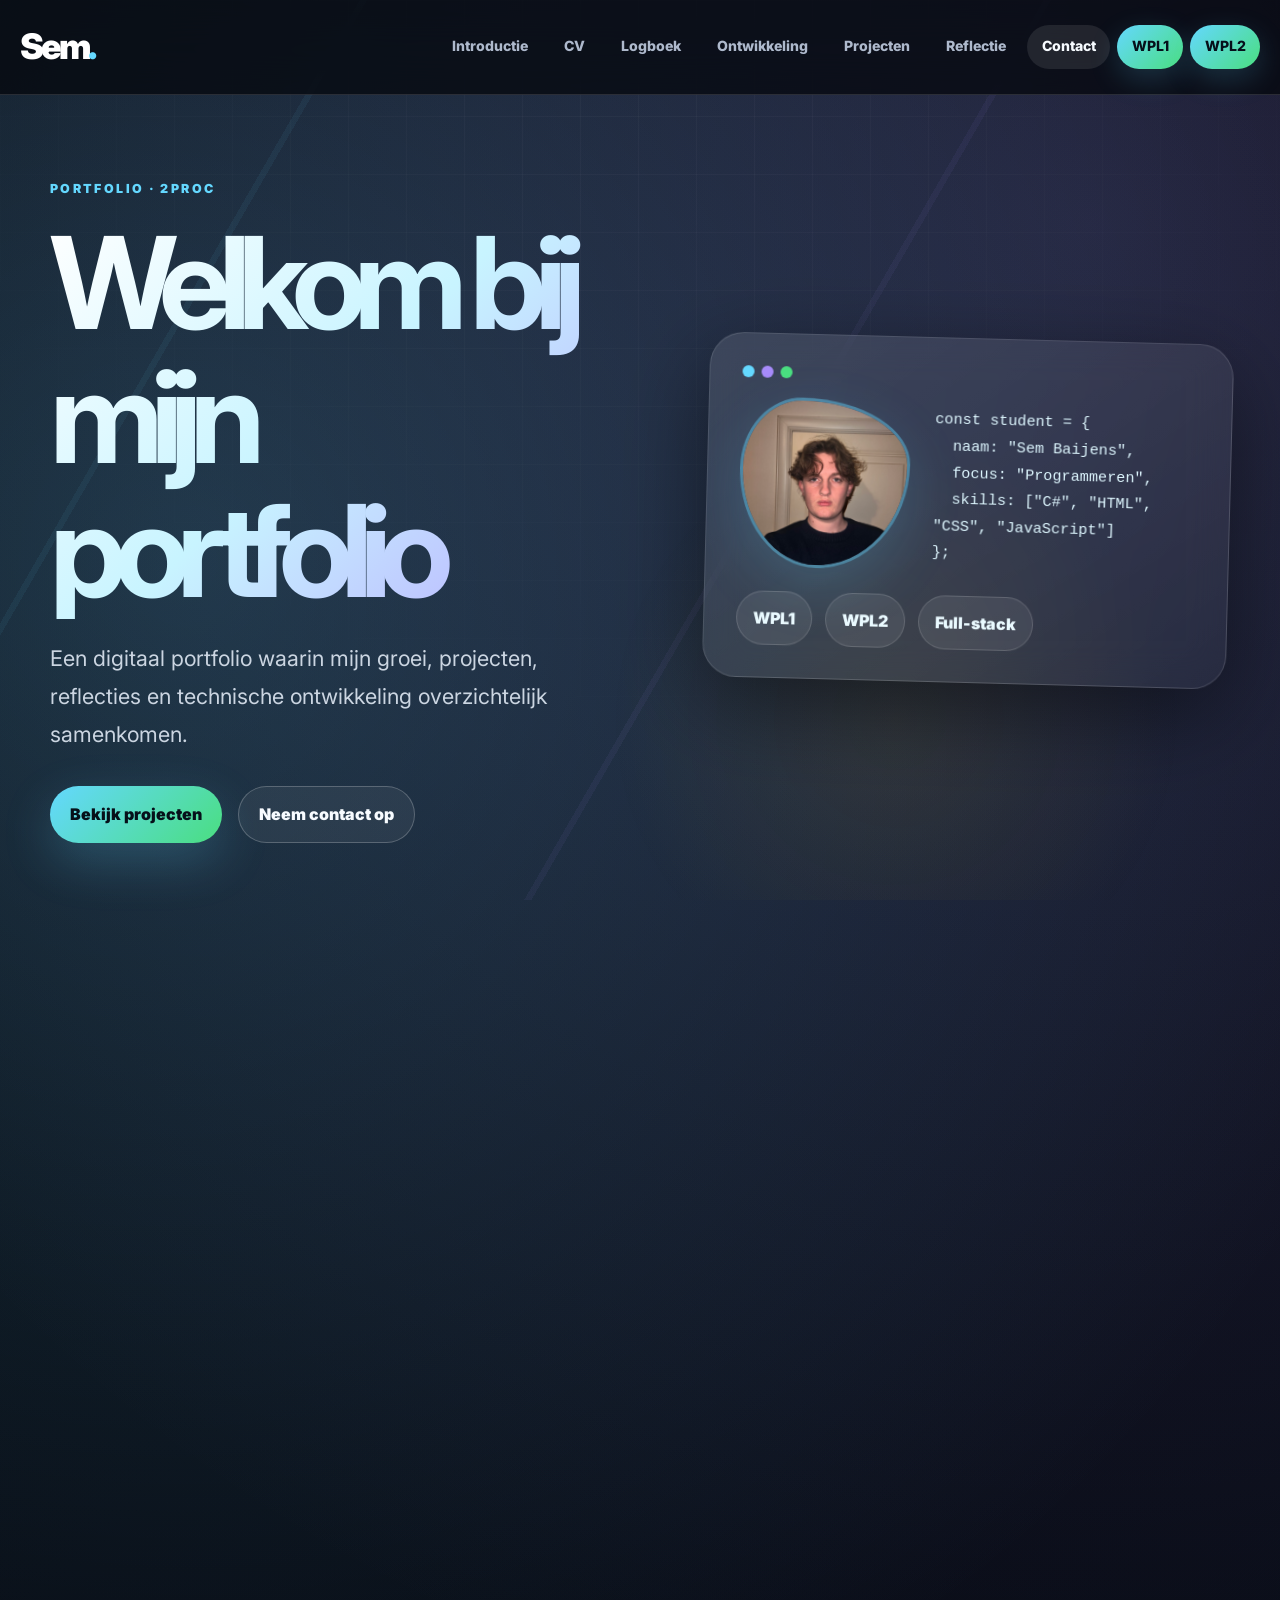
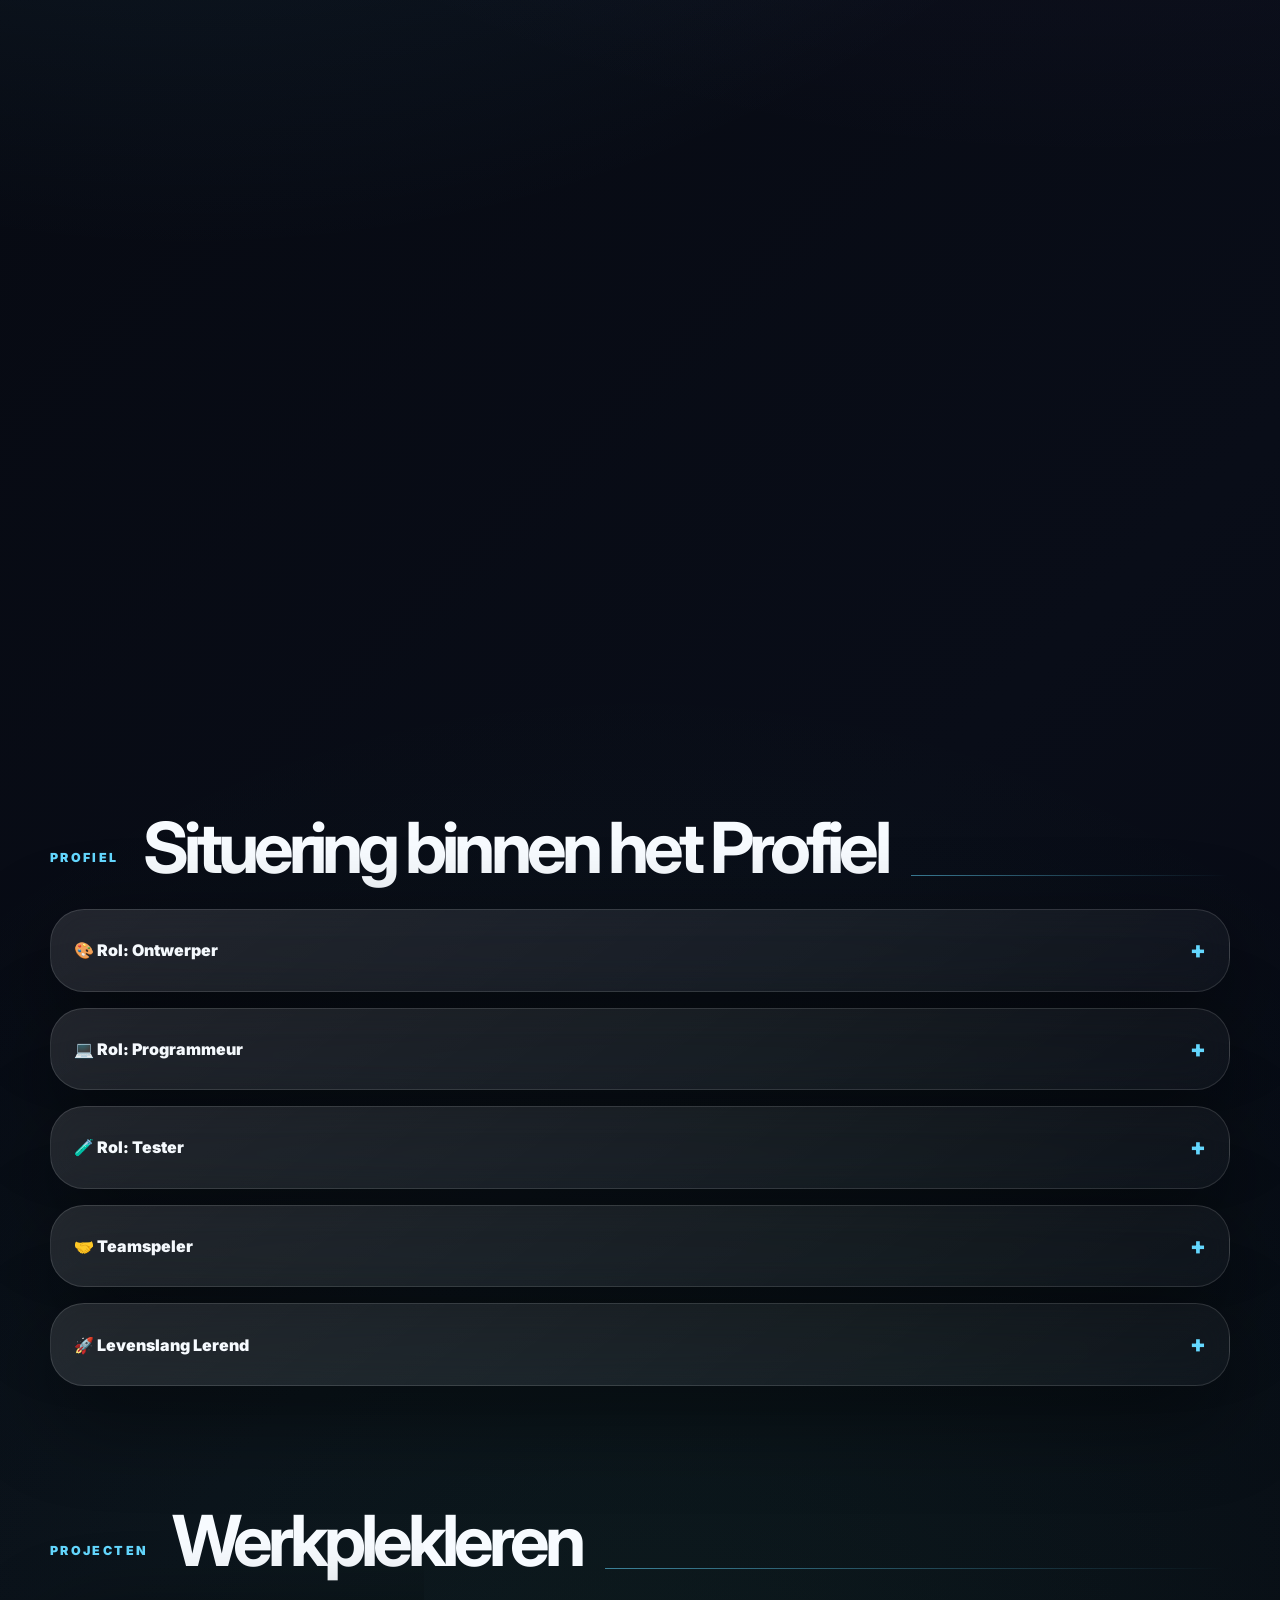
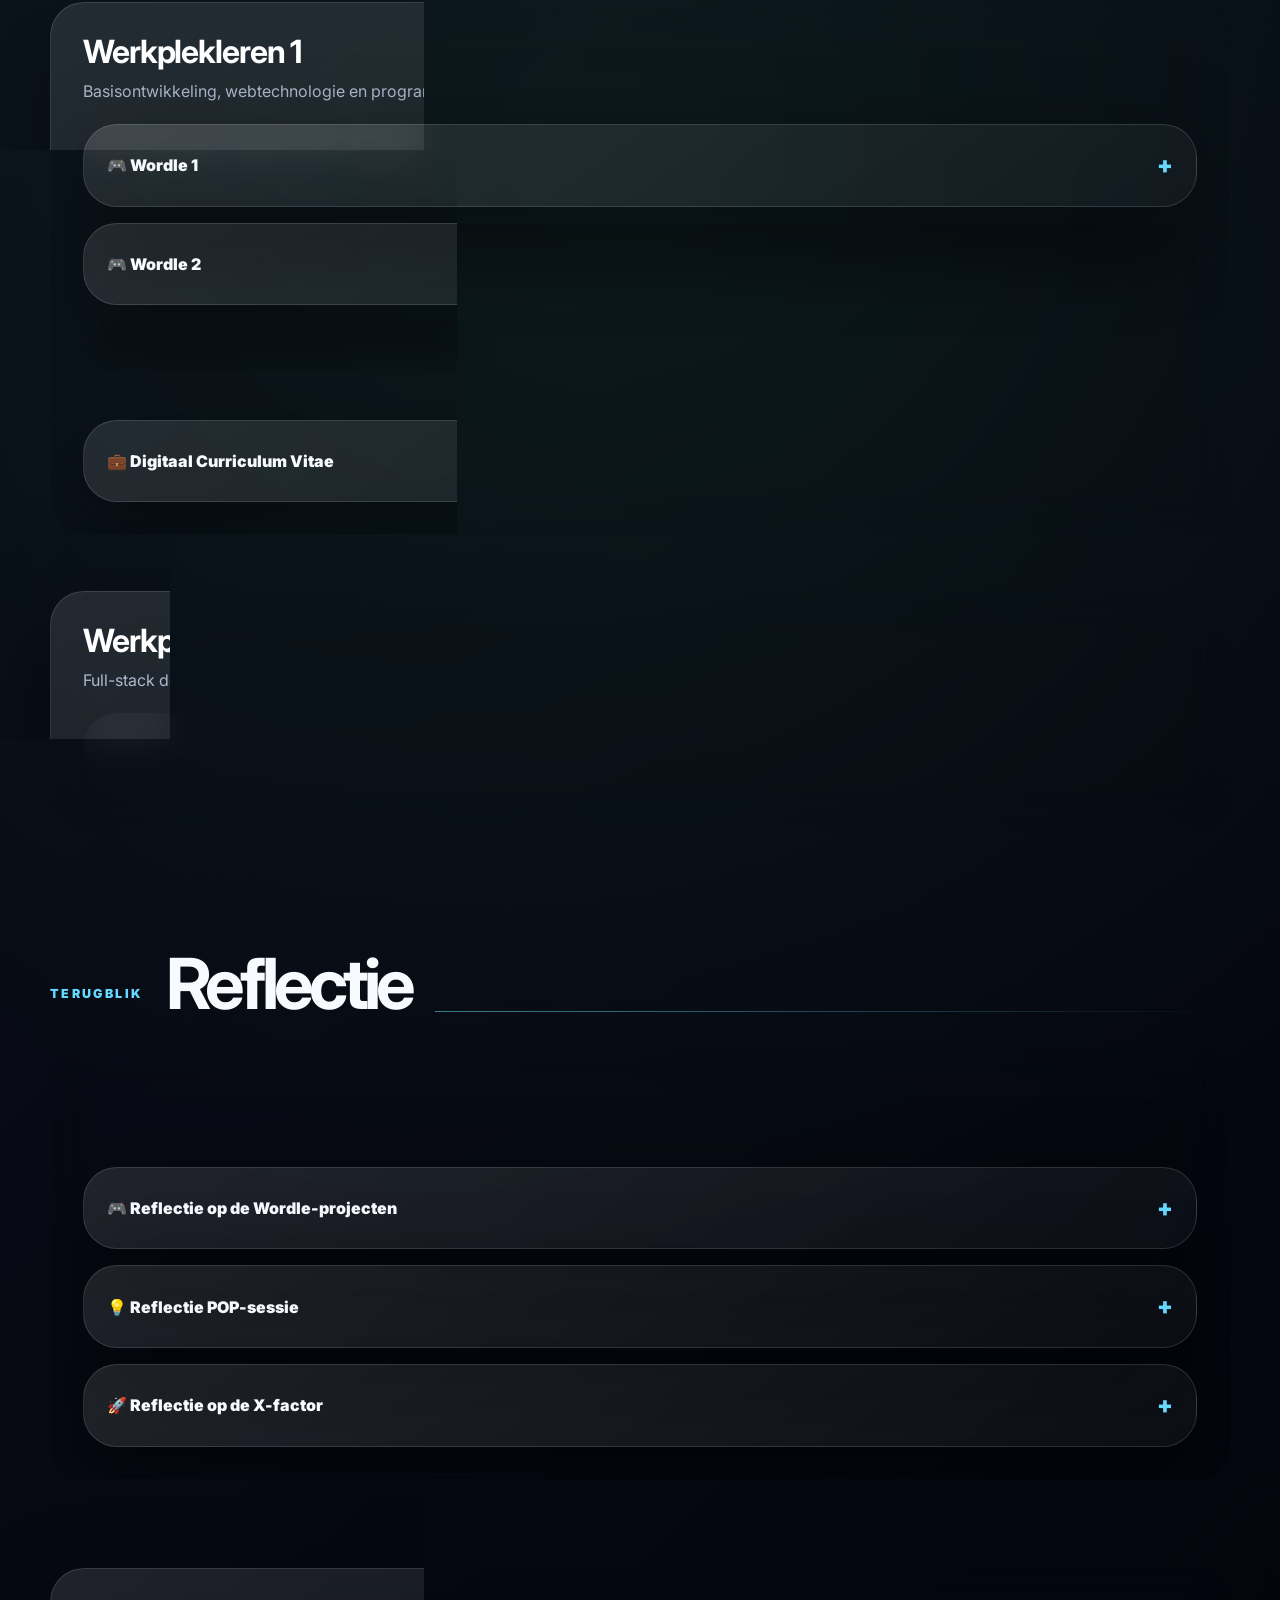
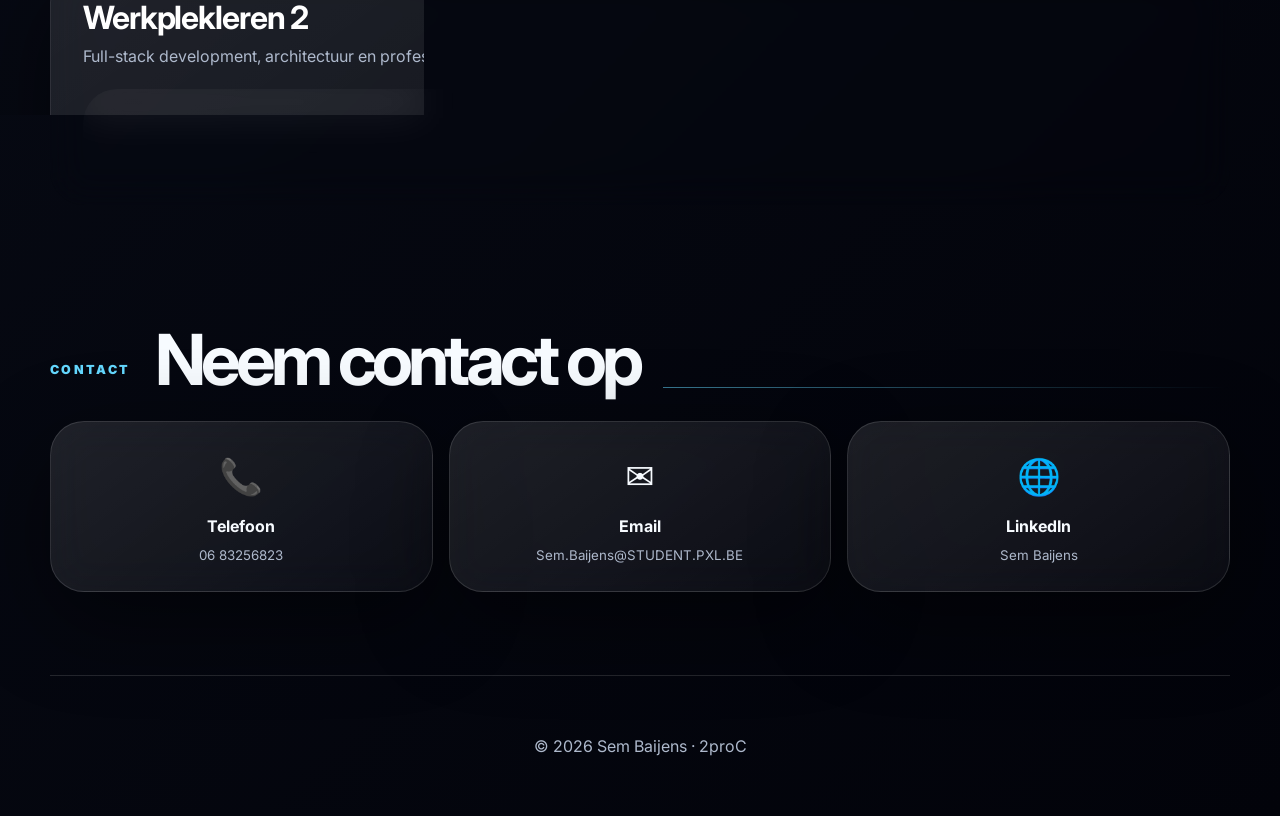
<file: portfolio/index.html>
<!doctype html>
<html lang="nl">
  <head>
    <meta charset="UTF-8" />
    <meta name="viewport" content="width=device-width, initial-scale=1.0" />
    <title>Portfolio | Sem Baijens</title>
    <link rel="preconnect" href="https://fonts.googleapis.com" />
    <link rel="preconnect" href="https://fonts.gstatic.com" crossorigin />
    <link
      href="https://fonts.googleapis.com/css2?family=Inter:wght@400;500;600;700;800;900&display=swap"
      rel="stylesheet"
    />
    <link rel="icon" type="image/png" href="assets/photo/portfolio_logo_2.png?v=2" />

    <link rel="stylesheet" href="assets/portfolio.css" />
    <script src="portfolio.js" defer></script>
  </head>
  <body>
    <div class="page-noise" aria-hidden="true"></div>
    <header class="site-header">
      <div class="nav-wrapper">
        <a href="#top" class="logo">Sem<span>.</span></a>
        <button
          class="menu-toggle"
          aria-label="Menu openen"
          aria-expanded="false"
        >
          ☰
        </button>
        <nav class="main-nav">
          <a href="#about">Introductie</a>
          <a href="#cv">CV</a>
          <a href="#logboek">Logboek</a>
          <a href="#ontwikkeling">Ontwikkeling</a>
          <a href="#projects">Projecten</a>
          <a href="#reflectie">Reflectie</a>
          <a href="#contact">Contact</a>
          <a href="wpl1.html">WPL1</a>
          <a href="wpl2.html">WPL2</a>
        </nav>
      </div>
    </header>

    <main id="top">
      <section class="hero section reveal">
        <div class="hero-content">
          <p class="eyebrow">Portfolio · 2proC</p>

          <h1>Welkom bij mijn portfolio</h1>

          <p>Een digitaal portfolio waarin mijn groei, projecten, reflecties en technische ontwikkeling overzichtelijk samenkomen.</p>

          <div class="hero-actions">
            <a href="#projects" class="btn btn-primary">Bekijk projecten</a>
            <a href="#contact" class="btn btn-outline">Neem contact op</a>
          </div>
        </div>

        <div class="hero-side">
          <div class="hero-card">
            <div class="code-window">
              <div class="window-dots">
                <span></span><span></span><span></span>
              </div>

              <div class="code-profile">
                <img
                  src="assets/photo/profiel_foto.jpg"
                  alt="Sem Baijens"
                  class="profile-image"
                />

                <pre><code>const student = {
  naam: "Sem Baijens",
  focus: "Programmeren",
  skills: ["C#", "HTML", "CSS", "JavaScript"]
};</code></pre>
              </div>
              <div class="hero-metrics">
                <span>WPL1</span>
                <span>WPL2</span>
                <span>Full-stack</span>
              </div>
            </div>
          </div>
        </div>
      </section>

      <section id="about" class="section reveal">
        <div class="section-heading">
          <p class="eyebrow">Over mij</p>
          <h2>Introductie</h2>
        </div>
        <div class="glass-card">
          <p>
            Ik ben Sem Baijens, een beginnende programmeur uit Nederland, wonend
            in Kessenich, die graag nieuwe dingen leert. Ik werk graag met talen
            zoals C# en HTML en denk oplossingsgericht. Wat mij motiveert, is
            het bouwen van dingen die echt werken en mensen kunnen helpen. Ik
            leer elke dag bij en vind het leuk om samen met anderen projecten te
            doen. Mijn droom is om later te werken aan uitdagende ICT-projecten.
          </p>
        </div>
      </section>

      <section id="cv" class="section reveal">
        <div class="section-heading">
          <p class="eyebrow">Mijn gegevens</p>
          <h2>Curriculum vitae</h2>
        </div>
        <div class="cta-card">
          <p>
            Bekijk mijn digitale CV met vaardigheden, ervaring en achtergrond.
          </p>
          <a target="_blank" href="cv/cv.html" class="btn btn-primary"
            >Ga naar Curriculum vitae</a
          >
        </div>
      </section>

      <section id="logboek" class="section reveal">
        <div class="section-heading">
          <p class="eyebrow">Planning</p>
          <h2>Logboek</h2>
        </div>
        <div class="accordion">
          <button class="accordion-header" type="button">
            Toon / verberg logboek <span>+</span>
          </button>
          <div class="accordion-content">
            <div class="table-wrapper">
              <table>
                <thead>
                  <tr>
                    <th>Lesweek</th>
                    <th>Inhoud</th>
                    <th>Deadline</th>
                  </tr>
                </thead>
                <tbody>
                  <tr>
                    <td>Week 1</td>
                    <td>Introductie WP1, Scratch, uitleg PE1</td>
                    <td>-</td>
                  </tr>
                  <tr>
                    <td>Week 2</td>
                    <td>Git, GitHub, POP intro, motivatie en kernwaarden</td>
                    <td>-</td>
                  </tr>
                  <tr>
                    <td>Week 3</td>
                    <td>Reflecteren, autonomie, versiebeheer met Git</td>
                    <td>PE1</td>
                  </tr>
                  <tr>
                    <td>Week 4</td>
                    <td>LOB-test, personal branding, plannen en organiseren</td>
                    <td>PE2 / PE3</td>
                  </tr>
                  <tr>
                    <td>Week 5</td>
                    <td>Portfolio, gastcollege, carrièrekompas</td>
                    <td>PE4 / PE5</td>
                  </tr>
                  <tr>
                    <td>Week 6</td>
                    <td>Projectanalyse, Git merge, C# project sprint 1</td>
                    <td>PE5</td>
                  </tr>
                  <tr>
                    <td>Week 8</td>
                    <td>C# documentatie en debugging</td>
                    <td>C# sprint 1</td>
                  </tr>
                  <tr>
                    <td>Week 10</td>
                    <td>C# debugging en sprint 3</td>
                    <td>C# sprint 2</td>
                  </tr>
                  <tr>
                    <td>Week 14</td>
                    <td>Aflevering portfolio</td>
                    <td>PE12</td>
                  </tr>
                </tbody>
              </table>
            </div>
          </div>
        </div>
      </section>

      <section id="ontwikkeling" class="section reveal">
        <div class="section-heading">
          <p class="eyebrow">Groei</p>
          <h2>Ontwikkeling</h2>
        </div>
        <div class="accordion-list">
          <div class="accordion">
            <button class="accordion-header" type="button">
              Waarom kies ik voor programmeren? <span>+</span>
            </button>
            <div class="accordion-content">
              <p>
                Als 20-jarige ben ik altijd gefascineerd geweest door
                technologie en hoe deze ons dagelijks leven beïnvloedt.
                Programmeren biedt mij de mogelijkheid om creatieve oplossingen
                te bedenken en ideeën tot leven te brengen. Ik wil leren hoe ik
                software en applicaties kan bouwen die impact hebben, van
                eenvoudige tools tot complexe systemen. Het uitdagende proces
                van probleemoplossing in programmeren geeft me voldoening en
                motiveert me om constant te blijven leren. Daarnaast is de vraag
                naar programmeurs in de huidige digitale wereld enorm, wat
                betekent dat ik met deze vaardigheden een solide basis leg voor
                een veelbelovende carrière. Het idee om deel uit te maken van
                een snel evoluerende sector en mezelf continu te ontwikkelen
                spreekt me enorm aan.
              </p>
            </div>
          </div>
          <div class="accordion">
            <button class="accordion-header" type="button">
              Waarom past programmeren bij mij? <span>+</span>
            </button>
            <div class="accordion-content">
              <p>
                Ik denk dat programmeren perfect bij mij past omdat het mijn
                nieuwsgierigheid en probleemoplossend vermogen stimuleert. Ik
                hou ervan om complexe problemen op te lossen en creatieve
                oplossingen te vinden. De mogelijkheid om iets tastbaars te
                bouwen, zoals een applicatie of website, geeft me veel
                voldoening. Programmeren sluit ook goed aan bij mijn interesse
                in technologie en innovatie, omdat het altijd in beweging is en
                veel kansen biedt voor groei en ontwikkeling. Daarnaast heb ik
                een analytische manier van denken, wat belangrijk is bij het
                schrijven van efficiënte en goed functionerende code. Het idee
                dat ik met mijn vaardigheden een verschil kan maken, zoals het
                ontwikkelen van tools die het leven van anderen verbeteren,
                motiveert me. De combinatie van creativiteit, logica en de vraag
                naar programmeurs in de huidige markt geeft me het vertrouwen
                dat ik in dit beroep niet alleen mijn passie kan volgen, maar
                ook een stabiele toekomst kan opbouwen.
              </p>
            </div>
          </div>
        </div>
      </section>

      <section id="profiel" class="section reveal">
        <div class="section-heading">
          <p class="eyebrow">Profiel</p>
          <h2>Situering binnen het Profiel</h2>
        </div>

        <div class="accordion-list">
          <div class="accordion">
            <button class="accordion-header" type="button">
              🎨 Rol: Ontwerper <span>+</span>
            </button>
            <div class="accordion-content">
              <h3>Waar sta je momenteel?</h3>
              <p>
                Ik ben in staat om een softwareproject conceptueel voor te
                bereiden en mijn ideeën duidelijk op papier te zetten.
              </p>

              <h3>Wat lukt je al goed?</h3>
              <ul>
                <li>Het analyseren van vereisten.</li>
                <li>Basisontwerpen maken.</li>
              </ul>

              <h3>Wat lukt je nog niet?</h3>
              <p>Volledig zelfstandig technische ontwerpen maken.</p>
            </div>
          </div>

          <div class="accordion">
            <button class="accordion-header" type="button">
              💻 Rol: Programmeur <span>+</span>
            </button>
            <div class="accordion-content">
              <h3>Waar sta je momenteel?</h3>
              <p>Ik ben vertrouwd met softwareapplicaties en programmeren.</p>

              <h3>Wat lukt je al goed?</h3>
              <ul>
                <li>Onderhoudbare code schrijven.</li>
                <li>Unit tests uitvoeren.</li>
              </ul>

              <h3>Wat lukt je nog niet?</h3>
              <p>Complexe datastructuren in nieuwe talen.</p>
            </div>
          </div>

          <div class="accordion">
            <button class="accordion-header" type="button">
              🧪 Rol: Tester <span>+</span>
            </button>
            <div class="accordion-content">
              <h3>Waar sta je momenteel?</h3>
              <p>Ik begrijp de basisprincipes van testen.</p>

              <h3>Wat lukt je al goed?</h3>
              <ul>
                <li>Kleine functionaliteiten testen.</li>
                <li>Bugs documenteren.</li>
              </ul>

              <h3>Wat lukt je nog niet?</h3>
              <p>Grote testscenario’s ontwerpen.</p>
            </div>
          </div>

          <div class="accordion">
            <button class="accordion-header" type="button">
              🤝 Teamspeler <span>+</span>
            </button>
            <div class="accordion-content">
              <h3>Waar sta je momenteel?</h3>
              <p>Ik werk graag samen en communiceer goed.</p>

              <h3>Wat lukt je al goed?</h3>
              <ul>
                <li>Overleggen met teamleden.</li>
                <li>Duidelijk communiceren.</li>
              </ul>

              <h3>Wat lukt je nog niet?</h3>
              <p>Technische uitleg geven aan niet-technische mensen.</p>
            </div>
          </div>

          <div class="accordion">
            <button class="accordion-header" type="button">
              🚀 Levenslang Lerend <span>+</span>
            </button>
            <div class="accordion-content">
              <h3>Waar sta je momenteel?</h3>
              <p>Ik leer actief bij via cursussen en projecten.</p>

              <h3>Wat lukt je al goed?</h3>
              <ul>
                <li>Nieuwe concepten leren.</li>
                <li>Kennis toepassen in projecten.</li>
              </ul>

              <h3>Wat lukt je nog niet?</h3>
              <p>Alle trends tegelijk opvolgen.</p>
            </div>
          </div>
        </div>
      </section>

      <section id="projects" class="section reveal">
        <div class="section-heading">
          <p class="eyebrow">Projecten</p>
          <h2>Werkplekleren</h2>
        </div>

        <!-- ========================= -->
        <!-- WERKPLEKLEREN 1 -->
        <!-- ========================= -->

        <div class="wpl-block">
          <div class="wpl-title">
            <div>
              <h3>Werkplekleren 1</h3>
              <p>Basisontwikkeling, webtechnologie en programmeerlogica</p>
            </div>
          </div>

          <div class="accordion-list">
            <!-- WORDLE 1 -->
            <div class="accordion">
              <button class="accordion-header" type="button">
                🎮 Wordle 1 <span>+</span>
              </button>

              <div class="accordion-content">
                <article class="project-card">
                  <img
                    src="assets/photo/wordl1.png"
                    alt="Screenshot Wordle 1"
                  />

                  <div>
                    <h3>Wordle 1</h3>

                    <p>
                      Eerste kennismaking met programmeerlogica en validatie. Ik
                      bouwde een eenvoudige Wordle-game waarbij de gebruiker
                      woorden moest raden binnen een beperkt aantal pogingen.
                    </p>

                    <ul>
                      <li>Werken met arrays en loops</li>
                      <li>Inputvalidatie</li>
                      <li>Basis debugging</li>
                      <li>Logica voor lettercontrole</li>
                    </ul>

                    <a
                      href="https://github.com/PXL-WPL1-2425/c-project-wordle-1-SemBaijensPXL"
                      target="_blank"
                      class="btn btn-outline"
                    >
                      Bekijk GitHub
                    </a>
                  </div>
                </article>
              </div>
            </div>

            <!-- WORDLE 2 -->
            <div class="accordion">
              <button class="accordion-header" type="button">
                🎮 Wordle 2 <span>+</span>
              </button>

              <div class="accordion-content">
                <article class="project-card">
                  <img
                    src="assets/photo/wordl2.png"
                    alt="Screenshot Wordle 2"
                  />

                  <div>
                    <h3>Wordle 2</h3>

                    <p>
                      Uitbreiding van de eerste versie met een grafische
                      interface, moeilijkheidsgraden en verbeterde structuur.
                    </p>

                    <ul>
                      <li>GUI ontwerpen</li>
                      <li>Code modulair structureren</li>
                      <li>Gebruiksvriendelijkheid verbeteren</li>
                      <li>Complexere spelmechanieken</li>
                    </ul>

                    <a
                      href="https://github.com/PXL-WPL1-2425/wordle-2-SemBaijensPXL"
                      target="_blank"
                      class="btn btn-outline"
                    >
                      Bekijk GitHub
                    </a>
                  </div>
                </article>
              </div>
            </div>

            <!-- WORDLE 3 -->
            <div class="accordion">
              <button class="accordion-header" type="button">
                🎮 Wordle 3 <span>+</span>
              </button>

              <div class="accordion-content">
                <article class="project-card">
                  <img
                    src="assets/photo/wordl3.png"
                    alt="Screenshot Wordle 3"
                  />

                  <div>
                    <h3>Wordle 3</h3>

                    <p>
                      Verdere uitbreiding richting multiplayerfunctionaliteit,
                      scoreborden en interactieve communicatie tussen spelers.
                    </p>

                    <ul>
                      <li>Realtime scorebord</li>
                      <li>Synchronisatieproblemen oplossen</li>
                      <li>Complexere logica implementeren</li>
                      <li>Debugging verbeteren</li>
                    </ul>

                    <a
                      href="https://github.com/PXL-WPL1-2425/wordle-3-SemBaijensPXL"
                      target="_blank"
                      class="btn btn-outline"
                    >
                      Bekijk GitHub
                    </a>
                  </div>
                </article>
              </div>
            </div>

            <!-- CV PROJECT -->
            <div class="accordion">
              <button class="accordion-header" type="button">
                💼 Digitaal Curriculum Vitae <span>+</span>
              </button>

              <div class="accordion-content">
                <div class="featured-project">
                  <div class="carousel">
                    <div class="carousel-inner">
                      <img
                        src="assets/photo/cv1.png"
                        alt="CV screenshot 1"
                        class="carousel-item"
                      />
                      <img
                        src="assets/photo/cv2.png"
                        alt="CV screenshot 2"
                        class="carousel-item"
                      />
                      <img
                        src="assets/photo/cv3.png"
                        alt="CV screenshot 3"
                        class="carousel-item"
                      />
                    </div>

                    <button class="carousel-button prev" type="button">
                      ‹
                    </button>
                    <button class="carousel-button next" type="button">
                      ›
                    </button>
                  </div>

                  <div>
                    <p class="eyebrow">Webproject</p>

                    <h3>Digitaal Curriculum Vitae</h3>

                    <p>
                      Een professionele en responsieve CV-website gebouwd met
                      HTML, CSS en JavaScript. Hierbij lag de focus op
                      gebruiksvriendelijkheid, responsive design en interactieve
                      componenten.
                    </p>

                    <ul>
                      <li>Responsive design</li>
                      <li>Flexbox & CSS Grid</li>
                      <li>Dropdownmenu’s en accordions</li>
                      <li>JavaScript interacties</li>
                      <li>Professionele UI verbeteren</li>
                    </ul>

                    <a
                      href="https://github.com/SemBaijensPXL/webproject"
                      target="_blank"
                      class="btn btn-outline"
                    >
                      Bekijk GitHub
                    </a>
                  </div>
                </div>
              </div>
            </div>
          </div>
        </div>

        <!-- ========================= -->
        <!-- WERKPLEKLEREN 2 -->
        <!-- ========================= -->

        <br />
        <br />
        <div class="wpl-block">
          <div class="wpl-title">
            <div>
              <h3>Werkplekleren 2</h3>
              <p>
                Full-stack development, architectuur en professionele
                softwareontwikkeling
              </p>
            </div>
          </div>

          <div class="accordion-list">
            <div class="accordion">
              <button class="accordion-header" type="button">
                🚀 Webshop & beheersysteem <span>+</span>
              </button>

              <div class="accordion-content">
                <div class="featured-project large-project">
                  <div class="project-content">
                    <div class="tech-stack">
                      <span>.NET</span>
                      <span>Vue.js</span>
                      <span>C#</span>
                      <span>Dapper</span>
                      <span>SQL Server</span>
                      <span>JWT</span>
                      <span>REST API</span>
                    </div>

                    <div class="project-content">
                    <div class="project-carousel">
                      <button class="carousel-btn prev">&#10094;</button>

                      <div class="carousel-track">
                        <img src="assets/photo/WPL2/HomePage.png" alt="HomePage" />
                        <img src="assets/photo/WPL2/Dashboard.png" alt="Dashboard" />
                        <img src="assets/photo/WPL2/ProductOverzicht.png" alt="Product overzicht" />
                        <img src="assets/photo/WPL2/ProductToevoegen.png" alt="Product toevoegen" />
                        <img  src="assets/photo/WPL2/BestellingBeheer.png" alt="Bestelling beheer" />                        
                      </div>

                      <button class="carousel-btn next">&#10095;</button>
                    </div>

                    <br />

                    <h3>Webshop & beheersysteem</h3>

                    <div class="project-section">
                      <h4>📘 Beschrijving van je case</h4>

                      <p>
                        Binnen dit project werkte ik aan een uitgebreid
                        software- en ontwikkeltraject waarin zowel back-end,
                        front-end als gebruiksvriendelijkheid centraal stonden.
                        De focus lag op het ontwikkelen en verbeteren van
                        verschillende applicatieonderdelen, voornamelijk binnen
                        een webshop- en beheersysteem in .NET en Vue.js.
                      </p>

                      <p>
                        Tijdens het project kwamen meerdere technische thema’s
                        aan bod, zoals authenticatie met JWT-tokens, beveiligde
                        API-koppelingen, wachtwoordherstel via e-mail,
                        databasebeheer met SQL Server en Dapper, en het opzetten
                        van een duidelijke softwarearchitectuur.
                      </p>

                      <p>
                        Daarnaast werkte ik aan verschillende
                        gebruikersinterfaces en functionaliteiten, zoals
                        productbeheer, winkelwagenlogica, checkoutflows,
                        contactformulieren en dashboards. Hierbij stond niet
                        alleen de technische werking centraal, maar ook de
                        professionele uitstraling en gebruikservaring van de
                        applicatie.
                      </p>

                      <p>
                        Er werd veel aandacht besteed aan responsive design,
                        consistente styling en het verbeteren van de interactie
                        tussen gebruiker en systeem.
                      </p>

                      <p>
                        Naast de technische ontwikkeling hield ik me ook bezig
                        met debugging en probleemoplossing. Regelmatig kwamen
                        fouten naar voren rond authenticatie, API-verbindingen,
                        SMTP-mailverzending, databasequeries of front-end
                        logica.
                      </p>

                      <p>
                        Door deze problemen stap voor stap te analyseren en op
                        te lossen, groeide mijn inzicht in softwareontwikkeling
                        en systeemintegratie.
                      </p>

                      <p>
                        Het project bestond dus niet uit één enkele opdracht,
                        maar uit een combinatie van technische ontwikkeling,
                        optimalisatie en gebruiksvriendelijke
                        softwareoplossingen. Hierdoor kreeg ik een beter inzicht
                        in hoe verschillende onderdelen binnen een moderne
                        applicatie samenwerken en welke keuzes belangrijk zijn
                        om een stabiele, veilige en onderhoudbare applicatie te
                        bouwen.
                      </p>
                    </div>

                    <div class="project-section">
                      <h4>👨‍💻 Jouw aandeel hierin</h4>

                      <p>
                        Binnen dit project lag mijn grootste
                        verantwoordelijkheid bij het ontwikkelen, verbeteren en
                        structureren van de applicatie. Ik werkte actief mee aan
                        zowel de front-end als de back-end en dacht mee over
                        technische oplossingen, architectuur en
                        gebruiksvriendelijkheid.
                      </p>

                      <p>
                        Ik hield me bezig met het bouwen van API-endpoints in C#
                        .NET, het verwerken van data met Dapper en SQL Server,
                        en het koppelen van deze functionaliteiten aan een
                        Vue.js front-end.
                      </p>

                      <p>
                        Ik ontwikkelde en verbeterde verschillende onderdelen
                        zoals authenticatie met JWT, gebruikersbeheer,
                        profielpagina’s, winkelwagenfunctionaliteiten,
                        orderverwerking en contactformulieren.
                      </p>

                      <p>
                        Daarbij onderzocht ik ook hoe beveiliging en validatie
                        correct toegepast konden worden, bijvoorbeeld bij
                        loginfunctionaliteiten, rolbeheer en wachtwoordherstel.
                      </p>

                      <p>
                        Wanneer problemen ontstonden, analyseerde ik
                        foutmeldingen en testte ik verschillende oplossingen om
                        de applicatie stabiel te laten functioneren.
                      </p>

                      <p>
                        Aan de front-end werkte ik aan de opmaak en
                        gebruikerservaring van meerdere pagina’s. Ik verbeterde
                        componenten zoals accordions, dropdownmenu’s, dashboards
                        en productpagina’s zodat deze professioneler,
                        duidelijker en gebruiksvriendelijker werden.
                      </p>

                      <p>
                        Daarbij hield ik rekening met structuur, responsive
                        design en consistente styling.
                      </p>

                      <p>
                        Daarnaast nam ik initiatief in het zoeken naar
                        verbeteringen en optimalisaties. Ik stelde vragen,
                        testte alternatieve oplossingen en werkte stap voor stap
                        aan een beter eindresultaat.
                      </p>

                      <p>
                        Door deze actieve rol ontwikkelde ik niet alleen mijn
                        technische vaardigheden, maar leerde ik ook beter
                        nadenken over softwarearchitectuur, debugging,
                        samenwerking tussen systemen en de impact van
                        gebruiksvriendelijke software op de eindgebruiker.
                      </p>
                    </div>

                    <div class="project-highlights">
                      <div class="highlight-card">
                        <h4>🔐 Authenticatie</h4>
                        <p>
                          JWT login, rollenbeheer en beveiligde API-endpoints.
                        </p>
                      </div>

                      <div class="highlight-card">
                        <h4>🛒 Webshop</h4>
                        <p>
                          Winkelwagen, checkout, orderverwerking en
                          productbeheer.
                        </p>
                      </div>

                      <div class="highlight-card">
                        <h4>🎨 Front-end</h4>
                        <p>
                          Responsive design, dashboards en professionele UI.
                        </p>
                      </div>

                      <div class="highlight-card">
                        <h4>🛠 Debugging</h4>
                        <p>Problemen analyseren en stap voor stap oplossen.</p>
                      </div>
                    </div>
                  </div>
                </div>
              </div>
            </div>
          </div>
        </div>
      </section>

      <section id="reflectie" class="section reveal">
        <div class="section-heading">
          <p class="eyebrow">Terugblik</p>
          <h2>Reflectie</h2>
        </div>

        <div class="accordion-list">
          <!-- ========================= -->
          <!-- WERKPLEKLEREN 1 -->
          <!-- ========================= -->

          <div class="wpl-block">
            <div class="wpl-title">
              <div>
                <h3>Werkplekleren 1</h3>
                <p>Basisontwikkeling, soft skills en programmeerervaring</p>
              </div>
            </div>

            <div class="accordion-list">
              <!-- WORDLE REFLECTIE -->
              <div class="accordion">
                <button class="accordion-header" type="button">
                  🎮 Reflectie op de Wordle-projecten <span>+</span>
                </button>

                <div class="accordion-content">
                  <h3>Goed</h3>

                  <ul>
                    <li>
                      <strong>Evolutie van vaardigheden:</strong>
                      Doorheen de drie Wordle-projecten groeiden mijn technische
                      vaardigheden en probleemoplossend vermogen sterk.
                    </li>

                    <li>
                      <strong>Creativiteit en uitbreidingen:</strong>
                      Elk project bouwde verder op het vorige met nieuwe
                      functies zoals moeilijkheidsgraden en multiplayer.
                    </li>

                    <li>
                      <strong>Doorzettingsvermogen:</strong>
                      Het oplossen van complexe problemen zoals
                      multiplayer-synchronisatie vergde veel
                      doorzettingsvermogen.
                    </li>
                  </ul>

                  <h3>Minder goed</h3>

                  <ul>
                    <li>
                      <strong>Code-organisatie:</strong>
                      In eerdere versies was de code minder modulair opgebouwd.
                    </li>

                    <li>
                      <strong>Testen en optimalisatie:</strong>
                      Vooral bij Wordle 3 kon meer aandacht besteed worden aan
                      testen en performantie.
                    </li>
                  </ul>

                  <h3>Inzicht</h3>

                  <ul>
                    <li>
                      <strong>Iteratief werken loont:</strong>
                      Stapsgewijs ontwikkelen gaf inzicht in uitbreidbare
                      softwarestructuren.
                    </li>

                    <li>
                      <strong>Gebruiksvriendelijkheid:</strong>
                      Een goede interface maakt een groot verschil in
                      gebruikerservaring.
                    </li>
                  </ul>

                  <h3>Waardering</h3>

                  <ul>
                    <li>
                      <strong>Volharding:</strong>
                      Elk project verbeterde mijn technische én persoonlijke
                      vaardigheden.
                    </li>

                    <li>
                      <strong>Persoonlijke groei:</strong>
                      De projecten hielpen mij sterker worden in programmeren en
                      creatief denken.
                    </li>

                    <li>
                      <strong>Toekomstvisie:</strong>
                      De opgedane kennis vormt een sterke basis voor toekomstige
                      projecten.
                    </li>
                  </ul>
                </div>
              </div>

              <!-- POP -->
              <div class="accordion">
                <button class="accordion-header" type="button">
                  💡 Reflectie POP-sessie <span>+</span>
                </button>

                <div class="accordion-content">
                  <h3>Wat heb ik bijgeleerd?</h3>

                  <p>
                    Tijdens deze sessie leerde ik hoe belangrijk personal
                    branding is binnen een professionele omgeving.
                  </p>

                  <p>
                    Het gaat niet alleen om technische vaardigheden, maar ook om
                    communicatie, presentatie en uitstraling.
                  </p>

                  <h3>Hoe pas ik dit toe?</h3>

                  <p>
                    Ik kan deze inzichten toepassen door professioneel te
                    communiceren, mijn online profiel te verbeteren en actief
                    aan mijn soft skills te werken.
                  </p>
                </div>
              </div>

              <!-- X FACTOR -->
              <div class="accordion">
                <button class="accordion-header" type="button">
                  🚀 Reflectie op de X-factor <span>+</span>
                </button>

                <div class="accordion-content">
                  <h3>(Em)passie</h3>

                  <p>
                    Mijn passie ligt bij ontdekken, innoveren en mezelf
                    voortdurend verbeteren.
                  </p>

                  <p>
                    Ik wil groeien in empathisch luisteren en beter samenwerken
                    met anderen.
                  </p>

                  <h3>Ondernemend & innovatief</h3>

                  <p>
                    Ik neem graag initiatief en wil sneller leren handelen en
                    omgaan met uitdagingen.
                  </p>

                  <p>
                    Creativiteit en innovatie helpen mij groeien als toekomstige
                    professional.
                  </p>

                  <h3>(Internationaal) Samenwerken</h3>

                  <p>
                    Mijn netwerk bestaat uit vrienden, familie, collega’s en
                    professionals die mij ondersteunen met feedback en advies.
                  </p>

                  <p>
                    Ik wil groeien in communicatie, samenwerken en openstaan
                    voor verschillende ideeën.
                  </p>

                  <h3>Grenzen verleggen</h3>

                  <p>
                    Samenwerking tussen verschillende disciplines is essentieel
                    voor innovatie.
                  </p>

                  <h3>Multi- & disciplinariteit</h3>

                  <p>
                    Door praktijkervaring, stages en samenwerking met anderen
                    ontwikkel ik zowel hard skills als soft skills.
                  </p>
                </div>
              </div>
            </div>
          </div>

          <!-- ========================= -->
          <!-- WERKPLEKLEREN 2 -->
          <!-- ========================= -->

          <br />
          <br />
          <div class="wpl-block">
            <div class="wpl-title">
              <div>
                <h3>Werkplekleren 2</h3>
                <p>
                  Full-stack development, architectuur en professionele
                  softwareontwikkeling
                </p>
              </div>
            </div>

            <div class="accordion-list">
              <div class="accordion">
                <button class="accordion-header" type="button">
                  🚀 Reflectie Werkplekleren 2 <span>+</span>
                </button>

                <div class="accordion-content scrollable-content">
                  <h3>Algemene reflectie</h3>

                  <p>
                    Tijdens Werkplekleren 2 werkte ik aan verschillende
                    opdrachten en projecten binnen softwareontwikkeling, waarbij
                    ik zowel technisch als persoonlijk sterk ben gegroeid.
                  </p>

                  <p>
                    De voorbije periode stond vooral in het teken van het
                    ontwikkelen en verbeteren van applicaties met technologieën
                    zoals C# .NET, Vue.js, SQL Server en Dapper.
                  </p>

                  <p>
                    Ik werkte aan verschillende onderdelen zoals
                    API-koppelingen, authenticatie met JWT-tokens,
                    databasebeheer, front-end ontwikkeling en
                    gebruiksvriendelijke interfaces.
                  </p>

                  <p>
                    Daarnaast hield ik mij bezig met debugging,
                    probleemoplossing en het verbeteren van de algemene
                    structuur en kwaliteit van de applicaties.
                  </p>

                  <p>
                    Doorheen deze periode leerde ik niet alleen beter
                    programmeren, maar kreeg ik ook meer inzicht in hoe
                    verschillende systemen samenwerken binnen een professionele
                    softwareomgeving.
                  </p>

                  <h3>Wat vond ik positief?</h3>

                  <p>
                    Een bijzonder positief element van Werkplekleren 2 vond ik
                    de afwisseling tussen front-end en back-end ontwikkeling.
                  </p>

                  <p>
                    Vooral het bouwen van nieuwe functionaliteiten en het stap
                    voor stap oplossen van technische problemen gaf mij veel
                    voldoening.
                  </p>

                  <p>
                    Ik vond het interessant om te merken hoe een applicatie
                    steeds verder groeide en professioneler werd door kleine
                    verbeteringen aan code, structuur en design.
                  </p>

                  <p>
                    Ook het werken aan gebruiksvriendelijke interfaces en
                    moderne layouts vond ik erg leuk.
                  </p>

                  <p>
                    Het gaf mij motivatie om niet alleen technisch correcte
                    software te maken, maar ook applicaties die overzichtelijk
                    en aangenaam zijn voor de gebruiker.
                  </p>

                  <h3>Wat verliep moeilijk?</h3>

                  <p>Toch waren er ook momenten die minder vlot verliepen.</p>

                  <p>
                    Vooral problemen rond authenticatie, API-verbindingen,
                    SMTP-mailverzending en databasefouten zorgden soms voor
                    frustratie.
                  </p>

                  <p>
                    Sommige bugs waren moeilijk terug te vinden en vroegen veel
                    tijd en analysewerk.
                  </p>

                  <p>
                    Ik merkte dat ik soms te lang zelfstandig bleef zoeken naar
                    oplossingen, waardoor ik onnodig tijd verloor.
                  </p>

                  <p>
                    Daarnaast was het soms uitdagend om het overzicht te bewaren
                    wanneer meerdere onderdelen tegelijk aangepast moesten
                    worden.
                  </p>

                  <p>
                    Ondanks deze moeilijkheden heb ik geleerd om
                    gestructureerder te werken, problemen stap voor stap te
                    analyseren en gerichter oplossingen te zoeken.
                  </p>

                  <h3>Nieuwe inzichten</h3>

                  <p>
                    Tijdens Werkplekleren 2 heb ik veel nieuwe inzichten
                    opgedaan.
                  </p>

                  <p>
                    Ik heb geleerd dat softwareontwikkeling veel meer is dan
                    enkel code schrijven.
                  </p>

                  <p>
                    Een goede structuur, duidelijke communicatie tussen
                    systemen, beveiliging en gebruiksvriendelijkheid zijn
                    minstens even belangrijk.
                  </p>

                  <p>
                    Ik kijk nu ook anders naar debugging en fouten oplossen.
                  </p>

                  <p>
                    In plaats van snel iets te proberen, probeer ik eerst beter
                    te analyseren waar het probleem precies ontstaat.
                  </p>

                  <p>
                    Daarnaast heb ik geleerd hoe belangrijk het is om logisch en
                    gestructureerd te werken binnen grotere projecten.
                  </p>

                  <p>
                    Deze inzichten wil ik zeker meenemen naar toekomstige
                    projecten.
                  </p>

                  <h3>Persoonlijke groei</h3>

                  <p>
                    Een persoonlijk succes tijdens Werkplekleren 2 was dat ik
                    merkbaar zelfstandiger ben geworden in het ontwikkelen van
                    software en het oplossen van technische problemen.
                  </p>

                  <p>
                    Waar ik vroeger sneller vastliep, slaag ik er nu vaker in om
                    zelf oplossingen te vinden en systemen beter te begrijpen.
                  </p>

                  <p>
                    Ik ben trots op de vooruitgang die ik heb gemaakt in zowel
                    back-end als front-end ontwikkeling.
                  </p>

                  <p>
                    Vooral het combineren van verschillende technologieën binnen
                    één werkende applicatie gaf mij veel voldoening.
                  </p>

                  <p>
                    Daarnaast maakte het indruk op mij hoeveel verschil kleine
                    verbeteringen in structuur, design en gebruikservaring
                    kunnen maken binnen een applicatie.
                  </p>

                  <p>
                    Werkplekleren 2 heeft mij niet alleen technisch sterker
                    gemaakt, maar heeft mij ook meer vertrouwen gegeven in mijn
                    eigen vaardigheden als toekomstige IT-professional.
                  </p>
                </div>
              </div>
            </div>
          </div>
        </div>
      </section>

      <section id="contact" class="section reveal">
        <div class="section-heading">
          <p class="eyebrow">Contact</p>
          <h2>Neem contact op</h2>
        </div>
        <div class="contact-grid">
          <a class="contact-item" href="tel:0683256823"
            ><span>📞</span><strong>Telefoon</strong
            ><small>06 83256823</small></a
          >
          <a class="contact-item" href="mailto:Sem.Baijens@STUDENT.PXL.BE"
            ><span>✉️</span><strong>Email</strong
            ><small>Sem.Baijens@STUDENT.PXL.BE</small></a
          >
          <a
            class="contact-item"
            href="https://www.linkedin.com/in/sem-baijens-a4326633b"
            target="_blank"
            ><span>🌐</span><strong>LinkedIn</strong
            ><small>Sem Baijens</small></a
          >
        </div>
      </section>
    </main>

    <footer class="site-footer">
      <p>&copy; 2026 Sem Baijens · 2proC</p>
    </footer>
  </body>
</html>
</file>
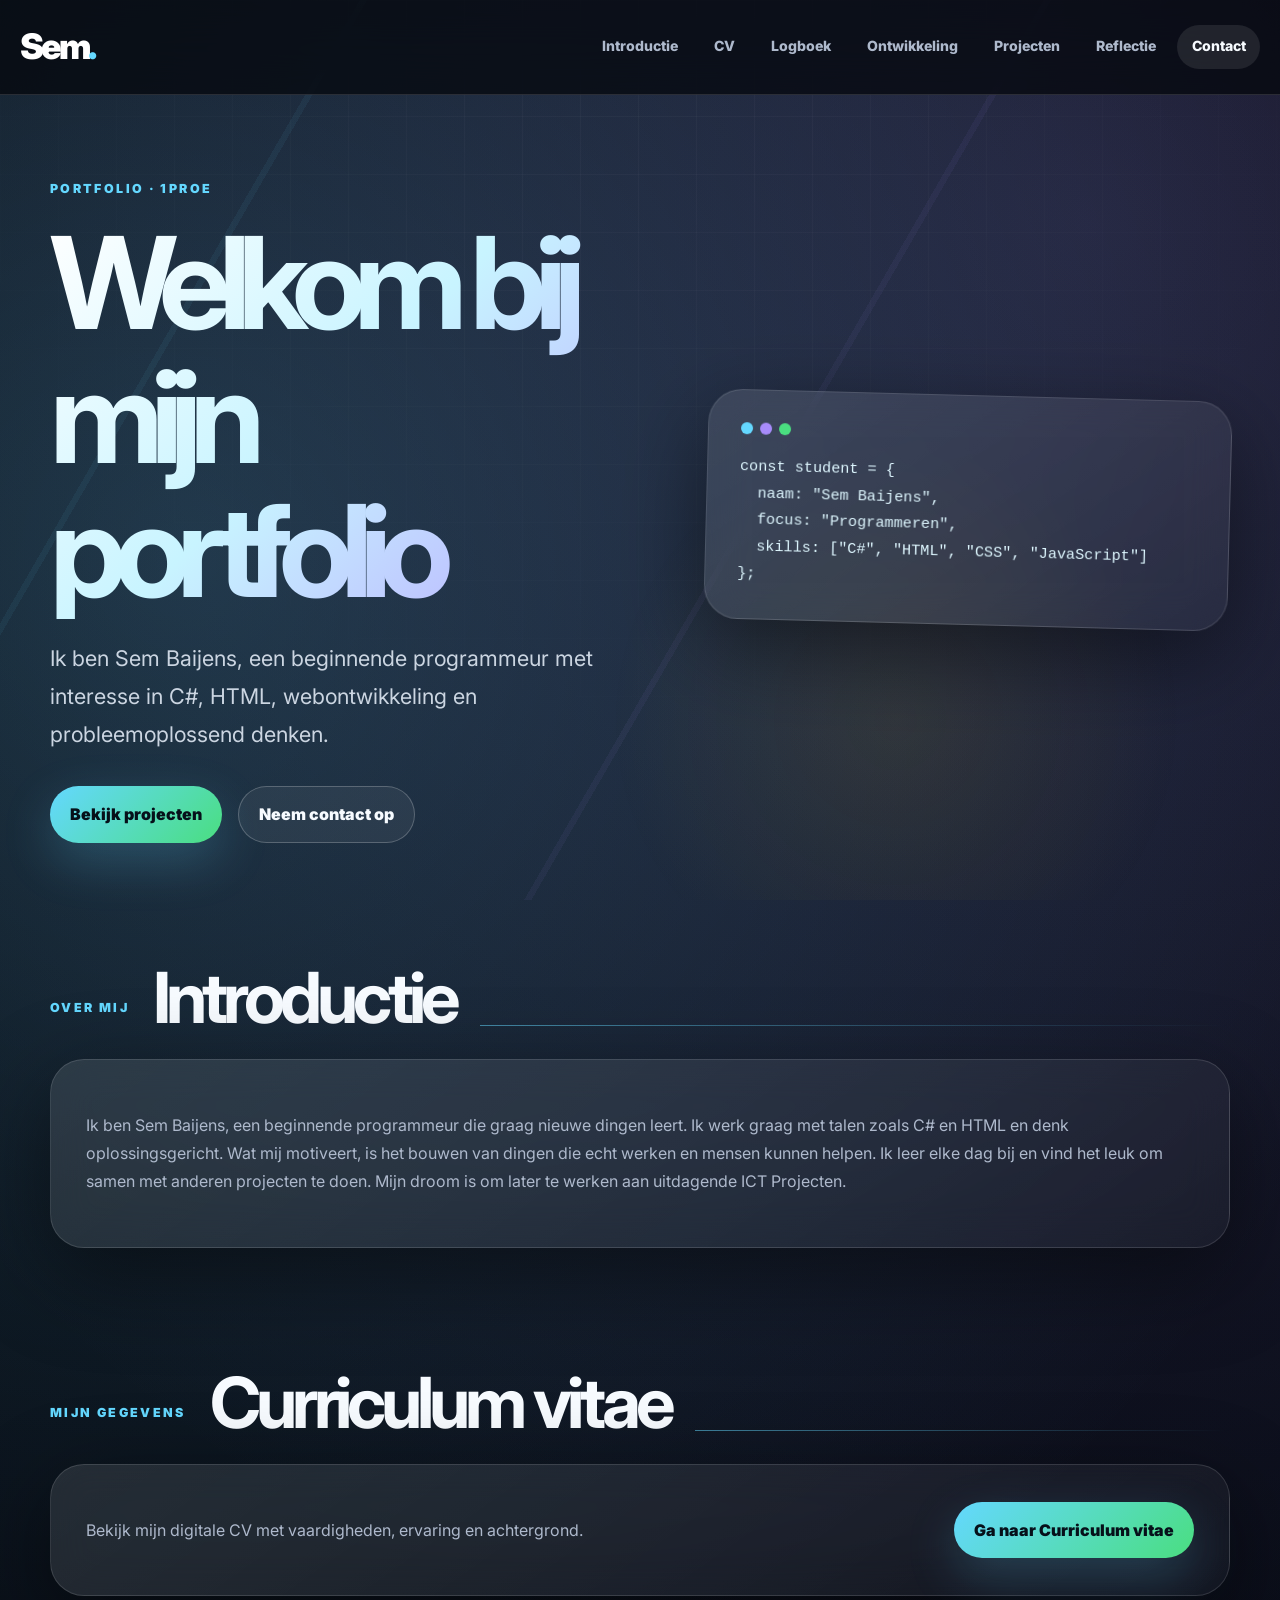
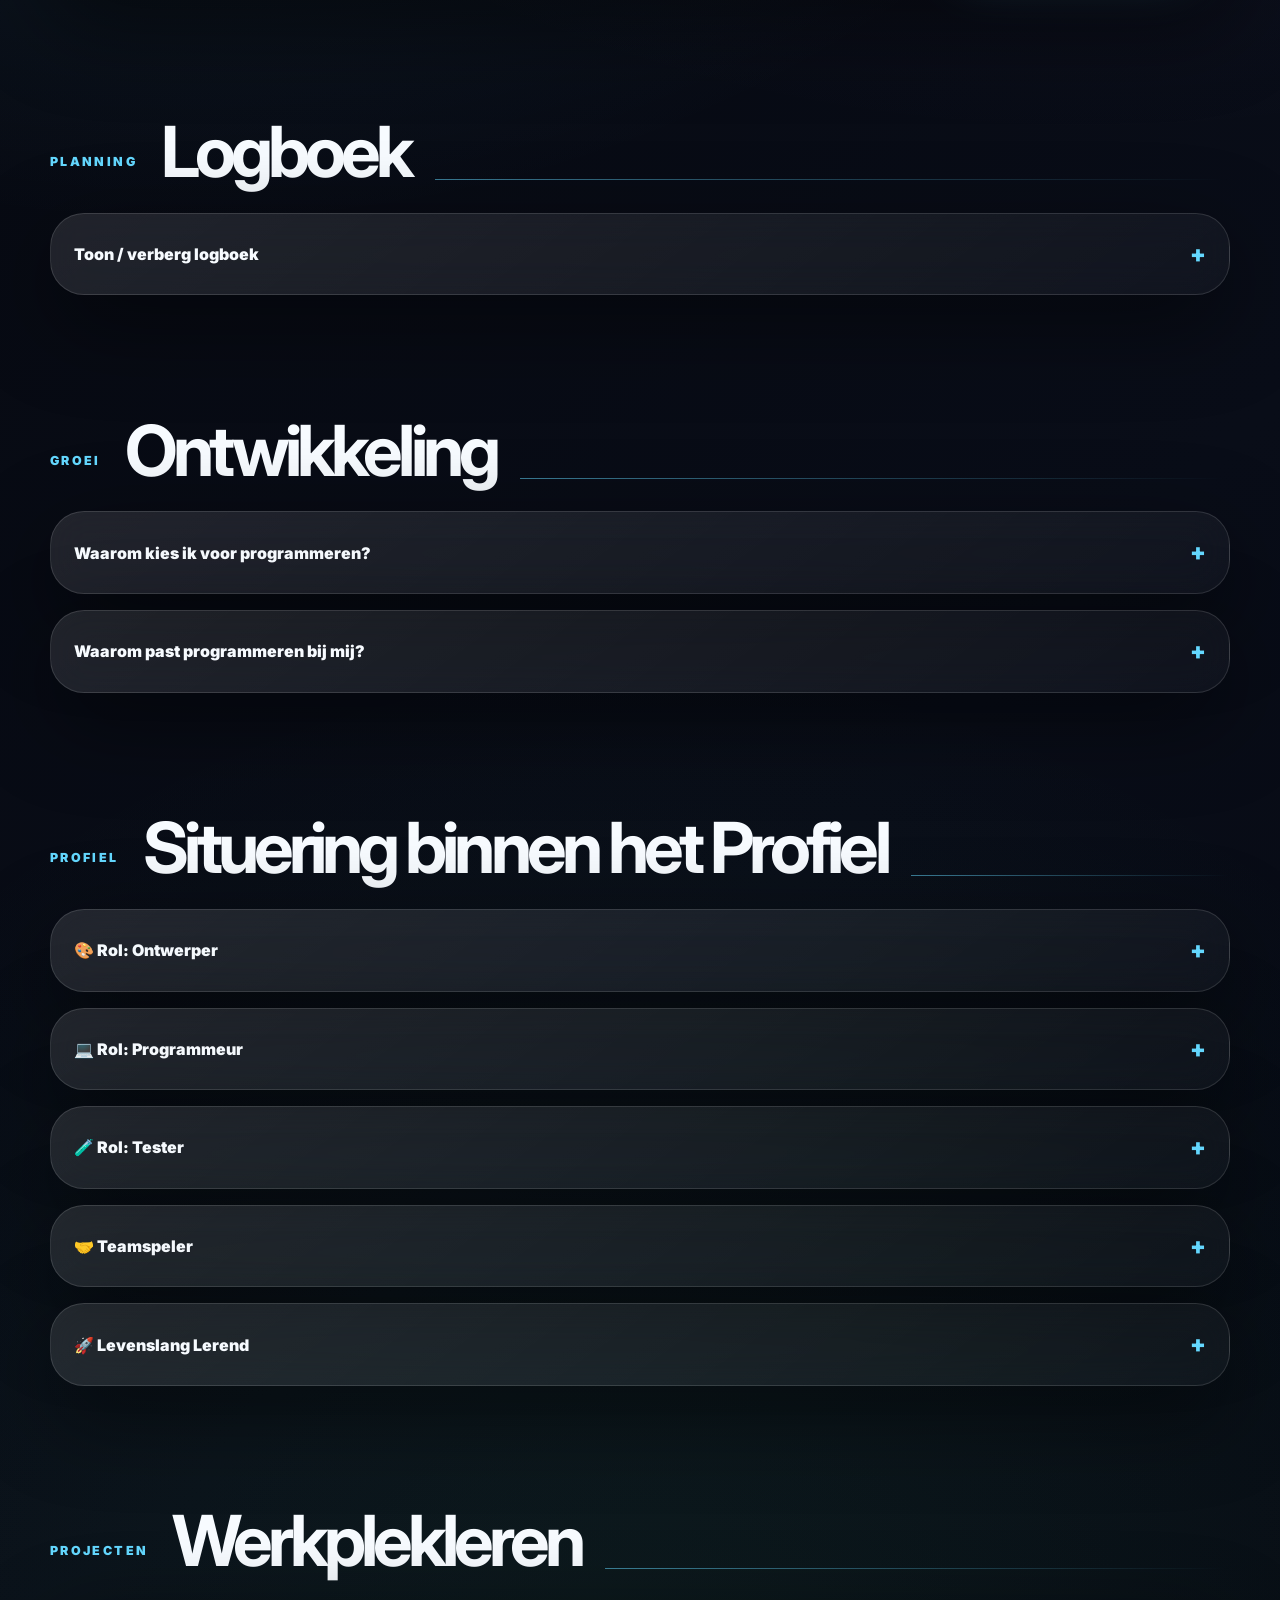
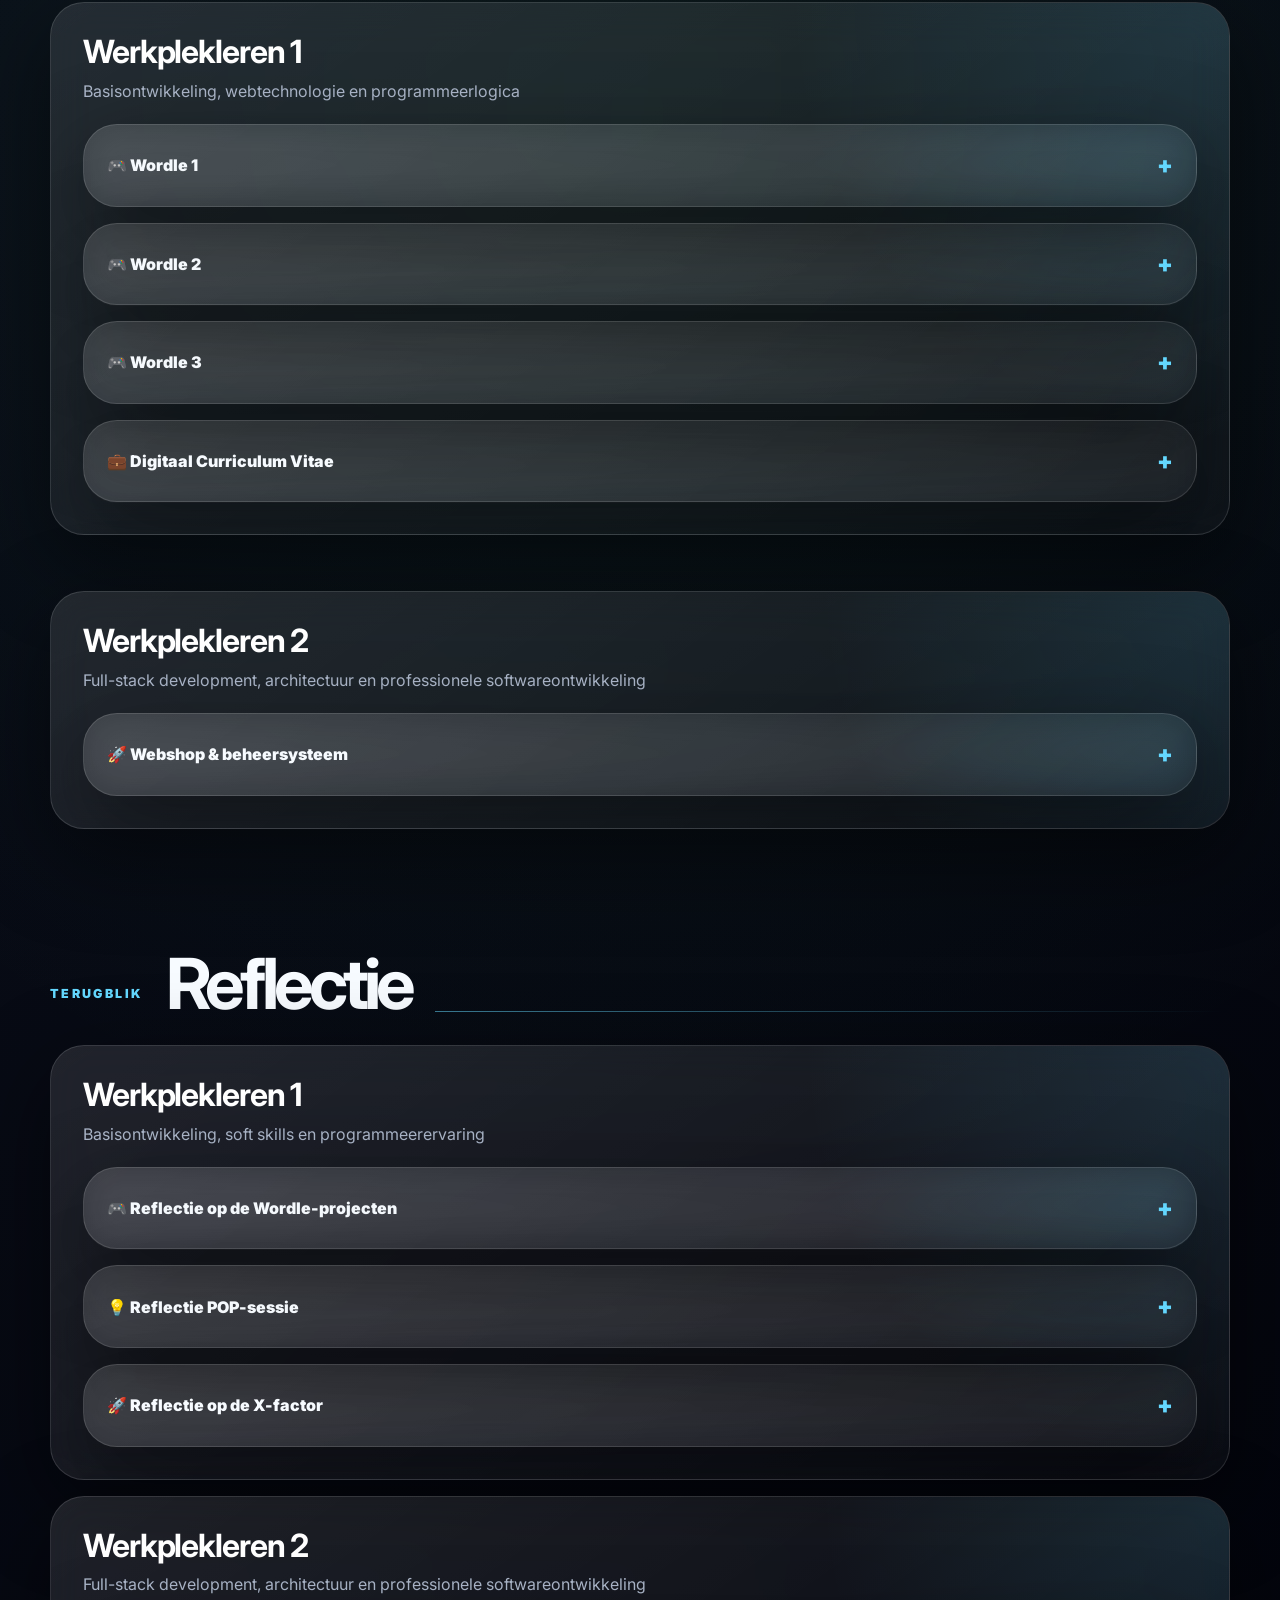
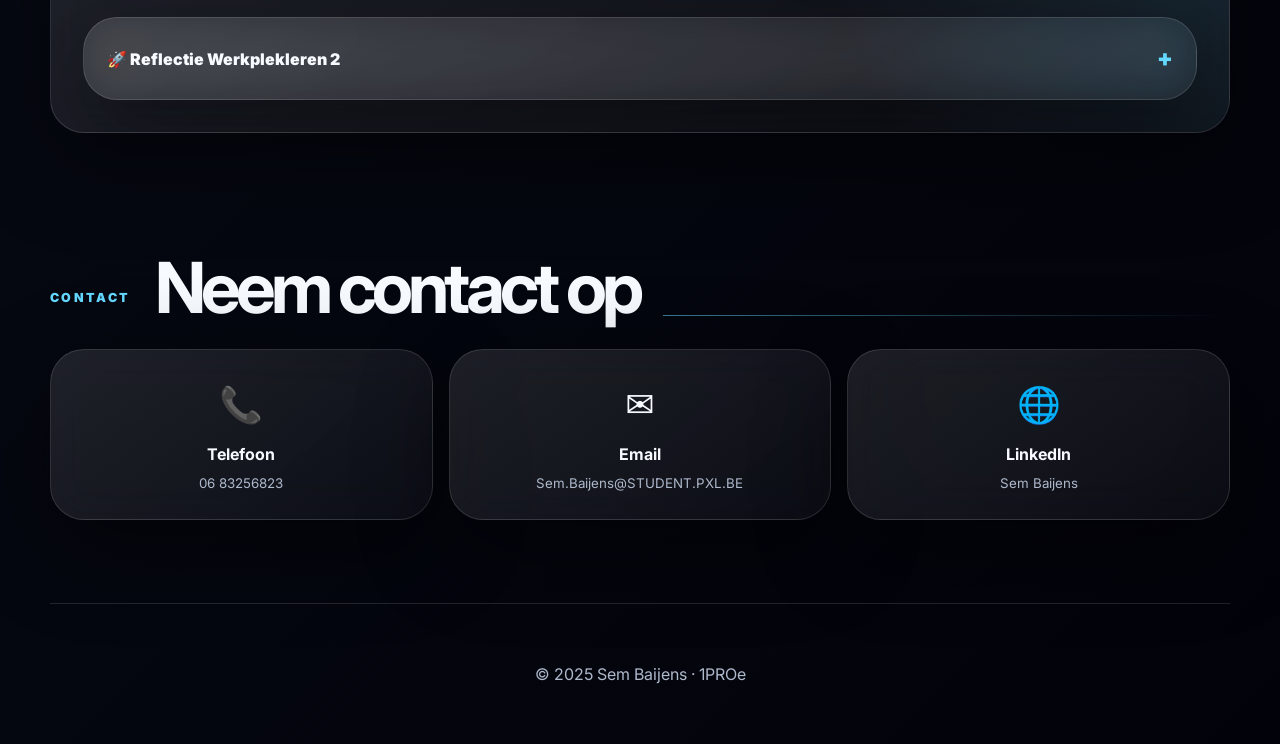
<file: portfolio/portfolio.html>
<!doctype html>
<html lang="nl">
  <head>
    <meta charset="UTF-8" />
    <meta name="viewport" content="width=device-width, initial-scale=1.0" />
    <title>Portfolio | Sem Baijens</title>
    <link rel="preconnect" href="https://fonts.googleapis.com" />
    <link rel="preconnect" href="https://fonts.gstatic.com" crossorigin />
    <link
      href="https://fonts.googleapis.com/css2?family=Inter:wght@400;600;700;800&display=swap"
      rel="stylesheet"
    />
    <link rel="stylesheet" href="assets/portfolio.css" />
    <script src="portfolio.js" defer></script>
  </head>
  <body>
    <header class="site-header">
      <div class="nav-wrapper">
        <a href="#top" class="logo">Sem<span>.</span></a>
        <button
          class="menu-toggle"
          aria-label="Menu openen"
          aria-expanded="false"
        >
          ☰
        </button>
        <nav class="main-nav">
          <a href="#about">Introductie</a>
          <a href="#cv">CV</a>
          <a href="#logboek">Logboek</a>
          <a href="#ontwikkeling">Ontwikkeling</a>
          <a href="#projects">Projecten</a>
          <a href="#reflectie">Reflectie</a>
          <a href="#contact">Contact</a>
        </nav>
      </div>
    </header>

    <main id="top">
      <section class="hero section reveal">
        <div class="hero-content">
          <p class="eyebrow">Portfolio · 1PROe</p>
          <h1>Welkom bij mijn portfolio</h1>
          <p>
            Ik ben Sem Baijens, een beginnende programmeur met interesse in C#,
            HTML, webontwikkeling en probleemoplossend denken.
          </p>
          <div class="hero-actions">
            <a href="#projects" class="btn btn-primary">Bekijk projecten</a>
            <a href="#contact" class="btn btn-outline">Neem contact op</a>
          </div>
        </div>
        <div class="hero-card">
          <div class="code-window">
            <div class="window-dots">
              <span></span><span></span><span></span>
            </div>
            <pre><code>const student = {
  naam: "Sem Baijens",
  focus: "Programmeren",
  skills: ["C#", "HTML", "CSS", "JavaScript"]
};</code></pre>
          </div>
        </div>
      </section>

      <section id="about" class="section reveal">
        <div class="section-heading">
          <p class="eyebrow">Over mij</p>
          <h2>Introductie</h2>
        </div>
        <div class="glass-card">
          <p>
            Ik ben Sem Baijens, een beginnende programmeur die graag nieuwe
            dingen leert. Ik werk graag met talen zoals C# en HTML en denk
            oplossingsgericht. Wat mij motiveert, is het bouwen van dingen die
            echt werken en mensen kunnen helpen. Ik leer elke dag bij en vind
            het leuk om samen met anderen projecten te doen. Mijn droom is om
            later te werken aan uitdagende ICT Projecten.
          </p>
        </div>
      </section>

      <section id="cv" class="section reveal">
        <div class="section-heading">
          <p class="eyebrow">Mijn gegevens</p>
          <h2>Curriculum vitae</h2>
        </div>
        <div class="cta-card">
          <p>
            Bekijk mijn digitale CV met vaardigheden, ervaring en achtergrond.
          </p>
          <a target="_blank" href="cv/cv.html" class="btn btn-primary"
            >Ga naar Curriculum vitae</a
          >
        </div>
      </section>

      <section id="logboek" class="section reveal">
        <div class="section-heading">
          <p class="eyebrow">Planning</p>
          <h2>Logboek</h2>
        </div>
        <div class="accordion">
          <button class="accordion-header" type="button">
            Toon / verberg logboek <span>+</span>
          </button>
          <div class="accordion-content">
            <div class="table-wrapper">
              <table>
                <thead>
                  <tr>
                    <th>Lesweek</th>
                    <th>Inhoud</th>
                    <th>Deadline</th>
                  </tr>
                </thead>
                <tbody>
                  <tr>
                    <td>Week 1</td>
                    <td>Introductie WP1, Scratch, uitleg PE1</td>
                    <td>-</td>
                  </tr>
                  <tr>
                    <td>Week 2</td>
                    <td>Git, GitHub, POP intro, motivatie en kernwaarden</td>
                    <td>-</td>
                  </tr>
                  <tr>
                    <td>Week 3</td>
                    <td>Reflecteren, autonomie, versiebeheer met Git</td>
                    <td>PE1</td>
                  </tr>
                  <tr>
                    <td>Week 4</td>
                    <td>LOB-test, personal branding, plannen en organiseren</td>
                    <td>PE2 / PE3</td>
                  </tr>
                  <tr>
                    <td>Week 5</td>
                    <td>Portfolio, gastcollege, carrièrekompas</td>
                    <td>PE4 / PE5</td>
                  </tr>
                  <tr>
                    <td>Week 6</td>
                    <td>Projectanalyse, Git merge, C# project sprint 1</td>
                    <td>PE5</td>
                  </tr>
                  <tr>
                    <td>Week 8</td>
                    <td>C# documentatie en debugging</td>
                    <td>C# sprint 1</td>
                  </tr>
                  <tr>
                    <td>Week 10</td>
                    <td>C# debugging en sprint 3</td>
                    <td>C# sprint 2</td>
                  </tr>
                  <tr>
                    <td>Week 14</td>
                    <td>Aflevering portfolio</td>
                    <td>PE12</td>
                  </tr>
                </tbody>
              </table>
            </div>
          </div>
        </div>
      </section>

      <section id="ontwikkeling" class="section reveal">
        <div class="section-heading">
          <p class="eyebrow">Groei</p>
          <h2>Ontwikkeling</h2>
        </div>
        <div class="accordion-list">
          <div class="accordion">
            <button class="accordion-header" type="button">
              Waarom kies ik voor programmeren? <span>+</span>
            </button>
            <div class="accordion-content">
              <p>
                Als 19-jarige ben ik altijd gefascineerd geweest door
                technologie en hoe deze ons dagelijks leven beïnvloedt.
                Programmeren biedt mij de mogelijkheid om creatieve oplossingen
                te bedenken en ideeën tot leven te brengen. Ik wil leren hoe ik
                software en applicaties kan bouwen die impact hebben, van
                eenvoudige tools tot complexe systemen. Het uitdagende proces
                van probleemoplossing in programmeren geeft me voldoening en
                motiveert me om constant te blijven leren. Daarnaast is de vraag
                naar programmeurs in de huidige digitale wereld enorm, wat
                betekent dat ik met deze vaardigheden een solide basis leg voor
                een veelbelovende carrière. Het idee om deel uit te maken van
                een snel evoluerende sector en mezelf continu te ontwikkelen
                spreekt me enorm aan.
              </p>
            </div>
          </div>
          <div class="accordion">
            <button class="accordion-header" type="button">
              Waarom past programmeren bij mij? <span>+</span>
            </button>
            <div class="accordion-content">
              <p>
                Ik denk dat programmeren perfect bij mij past omdat het mijn
                nieuwsgierigheid en probleemoplossend vermogen stimuleert. Ik
                hou ervan om complexe problemen op te lossen en creatieve
                oplossingen te vinden. De mogelijkheid om iets tastbaars te
                bouwen, zoals een applicatie of website, geeft me veel
                voldoening. Programmeren sluit ook goed aan bij mijn interesse
                in technologie en innovatie, omdat het altijd in beweging is en
                veel kansen biedt voor groei en ontwikkeling. Daarnaast heb ik
                een analytische manier van denken, wat belangrijk is bij het
                schrijven van efficiënte en goed functionerende code. Het idee
                dat ik met mijn vaardigheden een verschil kan maken, zoals het
                ontwikkelen van tools die het leven van anderen verbeteren,
                motiveert me. De combinatie van creativiteit, logica en de vraag
                naar programmeurs in de huidige markt geeft me het vertrouwen
                dat ik in dit beroep niet alleen mijn passie kan volgen, maar
                ook een stabiele toekomst kan opbouwen.
              </p>
            </div>
          </div>
        </div>
      </section>

      <section id="profiel" class="section reveal">
        <div class="section-heading">
          <p class="eyebrow">Profiel</p>
          <h2>Situering binnen het Profiel</h2>
        </div>

        <div class="accordion-list">
          <div class="accordion">
            <button class="accordion-header" type="button">
              🎨 Rol: Ontwerper <span>+</span>
            </button>
            <div class="accordion-content">
              <h3>Waar sta je momenteel?</h3>
              <p>
                Ik ben in staat om een softwareproject conceptueel voor te
                bereiden en mijn ideeën duidelijk op papier te zetten.
              </p>

              <h3>Wat lukt je al goed?</h3>
              <ul>
                <li>Het analyseren van vereisten.</li>
                <li>Basisontwerpen maken.</li>
              </ul>

              <h3>Wat lukt je nog niet?</h3>
              <p>Volledig zelfstandig technische ontwerpen maken.</p>
            </div>
          </div>

          <div class="accordion">
            <button class="accordion-header" type="button">
              💻 Rol: Programmeur <span>+</span>
            </button>
            <div class="accordion-content">
              <h3>Waar sta je momenteel?</h3>
              <p>Ik ben vertrouwd met softwareapplicaties en programmeren.</p>

              <h3>Wat lukt je al goed?</h3>
              <ul>
                <li>Onderhoudbare code schrijven.</li>
                <li>Unit tests uitvoeren.</li>
              </ul>

              <h3>Wat lukt je nog niet?</h3>
              <p>Complexe datastructuren in nieuwe talen.</p>
            </div>
          </div>

          <div class="accordion">
            <button class="accordion-header" type="button">
              🧪 Rol: Tester <span>+</span>
            </button>
            <div class="accordion-content">
              <h3>Waar sta je momenteel?</h3>
              <p>Ik begrijp de basisprincipes van testen.</p>

              <h3>Wat lukt je al goed?</h3>
              <ul>
                <li>Kleine functionaliteiten testen.</li>
                <li>Bugs documenteren.</li>
              </ul>

              <h3>Wat lukt je nog niet?</h3>
              <p>Grote testscenario’s ontwerpen.</p>
            </div>
          </div>

          <div class="accordion">
            <button class="accordion-header" type="button">
              🤝 Teamspeler <span>+</span>
            </button>
            <div class="accordion-content">
              <h3>Waar sta je momenteel?</h3>
              <p>Ik werk graag samen en communiceer goed.</p>

              <h3>Wat lukt je al goed?</h3>
              <ul>
                <li>Overleggen met teamleden.</li>
                <li>Duidelijk communiceren.</li>
              </ul>

              <h3>Wat lukt je nog niet?</h3>
              <p>Technische uitleg geven aan niet-technische mensen.</p>
            </div>
          </div>

          <div class="accordion">
            <button class="accordion-header" type="button">
              🚀 Levenslang Lerend <span>+</span>
            </button>
            <div class="accordion-content">
              <h3>Waar sta je momenteel?</h3>
              <p>Ik leer actief bij via cursussen en projecten.</p>

              <h3>Wat lukt je al goed?</h3>
              <ul>
                <li>Nieuwe concepten leren.</li>
                <li>Kennis toepassen in projecten.</li>
              </ul>

              <h3>Wat lukt je nog niet?</h3>
              <p>Alle trends tegelijk opvolgen.</p>
            </div>
          </div>
        </div>
      </section>

      <section id="projects" class="section reveal">
        <div class="section-heading">
          <p class="eyebrow">Projecten</p>
          <h2>Werkplekleren</h2>
        </div>

        <!-- ========================= -->
        <!-- WERKPLEKLEREN 1 -->
        <!-- ========================= -->

        <div class="wpl-block">
          <div class="wpl-title">
            <div>
              <h3>Werkplekleren 1</h3>
              <p>Basisontwikkeling, webtechnologie en programmeerlogica</p>
            </div>
          </div>

          <div class="accordion-list">
            <!-- WORDLE 1 -->
            <div class="accordion">
              <button class="accordion-header" type="button">
                🎮 Wordle 1 <span>+</span>
              </button>

              <div class="accordion-content">
                <article class="project-card">
                  <img
                    src="assets/photo/wordl1.png"
                    alt="Screenshot Wordle 1"
                  />

                  <div>
                    <h3>Wordle 1</h3>

                    <p>
                      Eerste kennismaking met programmeerlogica en validatie. Ik
                      bouwde een eenvoudige Wordle-game waarbij de gebruiker
                      woorden moest raden binnen een beperkt aantal pogingen.
                    </p>

                    <ul>
                      <li>Werken met arrays en loops</li>
                      <li>Inputvalidatie</li>
                      <li>Basis debugging</li>
                      <li>Logica voor lettercontrole</li>
                    </ul>

                    <a
                      href="https://github.com/PXL-WPL1-2425/c-project-wordle-1-SemBaijensPXL"
                      target="_blank"
                      class="btn btn-outline"
                    >
                      Bekijk GitHub
                    </a>
                  </div>
                </article>
              </div>
            </div>

            <!-- WORDLE 2 -->
            <div class="accordion">
              <button class="accordion-header" type="button">
                🎮 Wordle 2 <span>+</span>
              </button>

              <div class="accordion-content">
                <article class="project-card">
                  <img
                    src="assets/photo/wordl2.png"
                    alt="Screenshot Wordle 2"
                  />

                  <div>
                    <h3>Wordle 2</h3>

                    <p>
                      Uitbreiding van de eerste versie met een grafische
                      interface, moeilijkheidsgraden en verbeterde structuur.
                    </p>

                    <ul>
                      <li>GUI ontwerpen</li>
                      <li>Code modulair structureren</li>
                      <li>Gebruiksvriendelijkheid verbeteren</li>
                      <li>Complexere spelmechanieken</li>
                    </ul>

                    <a
                      href="https://github.com/PXL-WPL1-2425/wordle-2-SemBaijensPXL"
                      target="_blank"
                      class="btn btn-outline"
                    >
                      Bekijk GitHub
                    </a>
                  </div>
                </article>
              </div>
            </div>

            <!-- WORDLE 3 -->
            <div class="accordion">
              <button class="accordion-header" type="button">
                🎮 Wordle 3 <span>+</span>
              </button>

              <div class="accordion-content">
                <article class="project-card">
                  <img
                    src="assets/photo/wordl3.png"
                    alt="Screenshot Wordle 3"
                  />

                  <div>
                    <h3>Wordle 3</h3>

                    <p>
                      Verdere uitbreiding richting multiplayerfunctionaliteit,
                      scoreborden en interactieve communicatie tussen spelers.
                    </p>

                    <ul>
                      <li>Realtime scorebord</li>
                      <li>Synchronisatieproblemen oplossen</li>
                      <li>Complexere logica implementeren</li>
                      <li>Debugging verbeteren</li>
                    </ul>

                    <a
                      href="https://github.com/PXL-WPL1-2425/wordle-3-SemBaijensPXL"
                      target="_blank"
                      class="btn btn-outline"
                    >
                      Bekijk GitHub
                    </a>
                  </div>
                </article>
              </div>
            </div>

            <!-- CV PROJECT -->
            <div class="accordion">
              <button class="accordion-header" type="button">
                💼 Digitaal Curriculum Vitae <span>+</span>
              </button>

              <div class="accordion-content">
                <div class="featured-project">
                  <div class="carousel">
                    <div class="carousel-inner">
                      <img
                        src="assets/photo/cv1.png"
                        alt="CV screenshot 1"
                        class="carousel-item"
                      />
                      <img
                        src="assets/photo/cv2.png"
                        alt="CV screenshot 2"
                        class="carousel-item"
                      />
                      <img
                        src="assets/photo/cv3.png"
                        alt="CV screenshot 3"
                        class="carousel-item"
                      />
                    </div>

                    <button class="carousel-button prev" type="button">
                      ‹
                    </button>
                    <button class="carousel-button next" type="button">
                      ›
                    </button>
                  </div>

                  <div>
                    <p class="eyebrow">Webproject</p>

                    <h3>Digitaal Curriculum Vitae</h3>

                    <p>
                      Een professionele en responsieve CV-website gebouwd met
                      HTML, CSS en JavaScript. Hierbij lag de focus op
                      gebruiksvriendelijkheid, responsive design en interactieve
                      componenten.
                    </p>

                    <ul>
                      <li>Responsive design</li>
                      <li>Flexbox & CSS Grid</li>
                      <li>Dropdownmenu’s en accordions</li>
                      <li>JavaScript interacties</li>
                      <li>Professionele UI verbeteren</li>
                    </ul>

                    <a
                      href="https://github.com/SemBaijensPXL/webproject"
                      target="_blank"
                      class="btn btn-outline"
                    >
                      Bekijk GitHub
                    </a>
                  </div>
                </div>
              </div>
            </div>
          </div>
        </div>

        <!-- ========================= -->
        <!-- WERKPLEKLEREN 2 -->
        <!-- ========================= -->

        <br />
        <br />
        <div class="wpl-block">
          <div class="wpl-title">
            <div>
              <h3>Werkplekleren 2</h3>
              <p>
                Full-stack development, architectuur en professionele
                softwareontwikkeling
              </p>
            </div>
          </div>

          <div class="accordion-list">
            <div class="accordion">
              <button class="accordion-header" type="button">
                🚀 Webshop & beheersysteem <span>+</span>
              </button>

              <div class="accordion-content">
                <div class="featured-project large-project">
                  <div class="project-content">
                    <div class="tech-stack">
                      <span>.NET</span>
                      <span>Vue.js</span>
                      <span>C#</span>
                      <span>Dapper</span>
                      <span>SQL Server</span>
                      <span>JWT</span>
                      <span>REST API</span>
                    </div>

                    <br />

                    <h3>Webshop & beheersysteem</h3>

                    <div class="project-section">
                      <h4>📘 Beschrijving van je case</h4>

                      <p>
                        Binnen dit project werkte ik aan een uitgebreid
                        software- en ontwikkeltraject waarin zowel back-end,
                        front-end als gebruiksvriendelijkheid centraal stonden.
                        De focus lag op het ontwikkelen en verbeteren van
                        verschillende applicatieonderdelen, voornamelijk binnen
                        een webshop- en beheersysteem in .NET en Vue.js.
                      </p>

                      <p>
                        Tijdens het project kwamen meerdere technische thema’s
                        aan bod, zoals authenticatie met JWT-tokens, beveiligde
                        API-koppelingen, wachtwoordherstel via e-mail,
                        databasebeheer met SQL Server en Dapper, en het opzetten
                        van een duidelijke softwarearchitectuur.
                      </p>

                      <p>
                        Daarnaast werkte ik aan verschillende
                        gebruikersinterfaces en functionaliteiten, zoals
                        productbeheer, winkelwagenlogica, checkoutflows,
                        contactformulieren en dashboards. Hierbij stond niet
                        alleen de technische werking centraal, maar ook de
                        professionele uitstraling en gebruikservaring van de
                        applicatie.
                      </p>

                      <p>
                        Er werd veel aandacht besteed aan responsive design,
                        consistente styling en het verbeteren van de interactie
                        tussen gebruiker en systeem.
                      </p>

                      <p>
                        Naast de technische ontwikkeling hield ik me ook bezig
                        met debugging en probleemoplossing. Regelmatig kwamen
                        fouten naar voren rond authenticatie, API-verbindingen,
                        SMTP-mailverzending, databasequeries of front-end
                        logica.
                      </p>

                      <p>
                        Door deze problemen stap voor stap te analyseren en op
                        te lossen, groeide mijn inzicht in softwareontwikkeling
                        en systeemintegratie.
                      </p>

                      <p>
                        Het project bestond dus niet uit één enkele opdracht,
                        maar uit een combinatie van technische ontwikkeling,
                        optimalisatie en gebruiksvriendelijke
                        softwareoplossingen. Hierdoor kreeg ik een beter inzicht
                        in hoe verschillende onderdelen binnen een moderne
                        applicatie samenwerken en welke keuzes belangrijk zijn
                        om een stabiele, veilige en onderhoudbare applicatie te
                        bouwen.
                      </p>
                    </div>

                    <div class="project-section">
                      <h4>👨‍💻 Jouw aandeel hierin</h4>

                      <p>
                        Binnen dit project lag mijn grootste
                        verantwoordelijkheid bij het ontwikkelen, verbeteren en
                        structureren van de applicatie. Ik werkte actief mee aan
                        zowel de front-end als de back-end en dacht mee over
                        technische oplossingen, architectuur en
                        gebruiksvriendelijkheid.
                      </p>

                      <p>
                        Ik hield me bezig met het bouwen van API-endpoints in C#
                        .NET, het verwerken van data met Dapper en SQL Server,
                        en het koppelen van deze functionaliteiten aan een
                        Vue.js front-end.
                      </p>

                      <p>
                        Ik ontwikkelde en verbeterde verschillende onderdelen
                        zoals authenticatie met JWT, gebruikersbeheer,
                        profielpagina’s, winkelwagenfunctionaliteiten,
                        orderverwerking en contactformulieren.
                      </p>

                      <p>
                        Daarbij onderzocht ik ook hoe beveiliging en validatie
                        correct toegepast konden worden, bijvoorbeeld bij
                        loginfunctionaliteiten, rolbeheer en wachtwoordherstel.
                      </p>

                      <p>
                        Wanneer problemen ontstonden, analyseerde ik
                        foutmeldingen en testte ik verschillende oplossingen om
                        de applicatie stabiel te laten functioneren.
                      </p>

                      <p>
                        Aan de front-end werkte ik aan de opmaak en
                        gebruikerservaring van meerdere pagina’s. Ik verbeterde
                        componenten zoals accordions, dropdownmenu’s, dashboards
                        en productpagina’s zodat deze professioneler,
                        duidelijker en gebruiksvriendelijker werden.
                      </p>

                      <p>
                        Daarbij hield ik rekening met structuur, responsive
                        design en consistente styling.
                      </p>

                      <p>
                        Daarnaast nam ik initiatief in het zoeken naar
                        verbeteringen en optimalisaties. Ik stelde vragen,
                        testte alternatieve oplossingen en werkte stap voor stap
                        aan een beter eindresultaat.
                      </p>

                      <p>
                        Door deze actieve rol ontwikkelde ik niet alleen mijn
                        technische vaardigheden, maar leerde ik ook beter
                        nadenken over softwarearchitectuur, debugging,
                        samenwerking tussen systemen en de impact van
                        gebruiksvriendelijke software op de eindgebruiker.
                      </p>
                    </div>

                    <div class="project-highlights">
                      <div class="highlight-card">
                        <h4>🔐 Authenticatie</h4>
                        <p>
                          JWT login, rollenbeheer en beveiligde API-endpoints.
                        </p>
                      </div>

                      <div class="highlight-card">
                        <h4>🛒 Webshop</h4>
                        <p>
                          Winkelwagen, checkout, orderverwerking en
                          productbeheer.
                        </p>
                      </div>

                      <div class="highlight-card">
                        <h4>🎨 Front-end</h4>
                        <p>
                          Responsive design, dashboards en professionele UI.
                        </p>
                      </div>

                      <div class="highlight-card">
                        <h4>🛠 Debugging</h4>
                        <p>Problemen analyseren en stap voor stap oplossen.</p>
                      </div>
                    </div>
                  </div>
                </div>
              </div>
            </div>
          </div>
        </div>
      </section>

      <section id="reflectie" class="section reveal">
        <div class="section-heading">
          <p class="eyebrow">Terugblik</p>
          <h2>Reflectie</h2>
        </div>

        <div class="accordion-list">
          <!-- ========================= -->
          <!-- WERKPLEKLEREN 1 -->
          <!-- ========================= -->

          <div class="wpl-block">
            <div class="wpl-title">
              <div>
                <h3>Werkplekleren 1</h3>
                <p>Basisontwikkeling, soft skills en programmeerervaring</p>
              </div>
            </div>

            <div class="accordion-list">
              <!-- WORDLE REFLECTIE -->
              <div class="accordion">
                <button class="accordion-header" type="button">
                  🎮 Reflectie op de Wordle-projecten <span>+</span>
                </button>

                <div class="accordion-content">
                  <h3>Goed</h3>

                  <ul>
                    <li>
                      <strong>Evolutie van vaardigheden:</strong>
                      Doorheen de drie Wordle-projecten groeiden mijn technische
                      vaardigheden en probleemoplossend vermogen sterk.
                    </li>

                    <li>
                      <strong>Creativiteit en uitbreidingen:</strong>
                      Elk project bouwde verder op het vorige met nieuwe
                      functies zoals moeilijkheidsgraden en multiplayer.
                    </li>

                    <li>
                      <strong>Doorzettingsvermogen:</strong>
                      Het oplossen van complexe problemen zoals
                      multiplayer-synchronisatie vergde veel
                      doorzettingsvermogen.
                    </li>
                  </ul>

                  <h3>Minder goed</h3>

                  <ul>
                    <li>
                      <strong>Code-organisatie:</strong>
                      In eerdere versies was de code minder modulair opgebouwd.
                    </li>

                    <li>
                      <strong>Testen en optimalisatie:</strong>
                      Vooral bij Wordle 3 kon meer aandacht besteed worden aan
                      testen en performantie.
                    </li>
                  </ul>

                  <h3>Inzicht</h3>

                  <ul>
                    <li>
                      <strong>Iteratief werken loont:</strong>
                      Stapsgewijs ontwikkelen gaf inzicht in uitbreidbare
                      softwarestructuren.
                    </li>

                    <li>
                      <strong>Gebruiksvriendelijkheid:</strong>
                      Een goede interface maakt een groot verschil in
                      gebruikerservaring.
                    </li>
                  </ul>

                  <h3>Waardering</h3>

                  <ul>
                    <li>
                      <strong>Volharding:</strong>
                      Elk project verbeterde mijn technische én persoonlijke
                      vaardigheden.
                    </li>

                    <li>
                      <strong>Persoonlijke groei:</strong>
                      De projecten hielpen mij sterker worden in programmeren en
                      creatief denken.
                    </li>

                    <li>
                      <strong>Toekomstvisie:</strong>
                      De opgedane kennis vormt een sterke basis voor toekomstige
                      projecten.
                    </li>
                  </ul>
                </div>
              </div>

              <!-- POP -->
              <div class="accordion">
                <button class="accordion-header" type="button">
                  💡 Reflectie POP-sessie <span>+</span>
                </button>

                <div class="accordion-content">
                  <h3>Wat heb ik bijgeleerd?</h3>

                  <p>
                    Tijdens deze sessie leerde ik hoe belangrijk personal
                    branding is binnen een professionele omgeving.
                  </p>

                  <p>
                    Het gaat niet alleen om technische vaardigheden, maar ook om
                    communicatie, presentatie en uitstraling.
                  </p>

                  <h3>Hoe pas ik dit toe?</h3>

                  <p>
                    Ik kan deze inzichten toepassen door professioneel te
                    communiceren, mijn online profiel te verbeteren en actief
                    aan mijn soft skills te werken.
                  </p>
                </div>
              </div>

              <!-- X FACTOR -->
              <div class="accordion">
                <button class="accordion-header" type="button">
                  🚀 Reflectie op de X-factor <span>+</span>
                </button>

                <div class="accordion-content">
                  <h3>(Em)passie</h3>

                  <p>
                    Mijn passie ligt bij ontdekken, innoveren en mezelf
                    voortdurend verbeteren.
                  </p>

                  <p>
                    Ik wil groeien in empathisch luisteren en beter samenwerken
                    met anderen.
                  </p>

                  <h3>Ondernemend & innovatief</h3>

                  <p>
                    Ik neem graag initiatief en wil sneller leren handelen en
                    omgaan met uitdagingen.
                  </p>

                  <p>
                    Creativiteit en innovatie helpen mij groeien als toekomstige
                    professional.
                  </p>

                  <h3>(Internationaal) Samenwerken</h3>

                  <p>
                    Mijn netwerk bestaat uit vrienden, familie, collega’s en
                    professionals die mij ondersteunen met feedback en advies.
                  </p>

                  <p>
                    Ik wil groeien in communicatie, samenwerken en openstaan
                    voor verschillende ideeën.
                  </p>

                  <h3>Grenzen verleggen</h3>

                  <p>
                    Samenwerking tussen verschillende disciplines is essentieel
                    voor innovatie.
                  </p>

                  <h3>Multi- & disciplinariteit</h3>

                  <p>
                    Door praktijkervaring, stages en samenwerking met anderen
                    ontwikkel ik zowel hard skills als soft skills.
                  </p>
                </div>
              </div>
            </div>
          </div>

          <!-- ========================= -->
          <!-- WERKPLEKLEREN 2 -->
          <!-- ========================= -->

          <div class="wpl-block">
            <div class="wpl-title">
              <div>
                <h3>Werkplekleren 2</h3>
                <p>
                  Full-stack development, architectuur en professionele
                  softwareontwikkeling
                </p>
              </div>
            </div>

            <div class="accordion-list">
              <div class="accordion">
                <button class="accordion-header" type="button">
                  🚀 Reflectie Werkplekleren 2 <span>+</span>
                </button>

                <div class="accordion-content scrollable-content">
                  <h3>Algemene reflectie</h3>

                  <p>
                    Tijdens Werkplekleren 2 werkte ik aan verschillende
                    opdrachten en projecten binnen softwareontwikkeling, waarbij
                    ik zowel technisch als persoonlijk sterk ben gegroeid.
                  </p>

                  <p>
                    De voorbije periode stond vooral in het teken van het
                    ontwikkelen en verbeteren van applicaties met technologieën
                    zoals C# .NET, Vue.js, SQL Server en Dapper.
                  </p>

                  <p>
                    Ik werkte aan verschillende onderdelen zoals
                    API-koppelingen, authenticatie met JWT-tokens,
                    databasebeheer, front-end ontwikkeling en
                    gebruiksvriendelijke interfaces.
                  </p>

                  <p>
                    Daarnaast hield ik mij bezig met debugging,
                    probleemoplossing en het verbeteren van de algemene
                    structuur en kwaliteit van de applicaties.
                  </p>

                  <p>
                    Doorheen deze periode leerde ik niet alleen beter
                    programmeren, maar kreeg ik ook meer inzicht in hoe
                    verschillende systemen samenwerken binnen een professionele
                    softwareomgeving.
                  </p>

                  <h3>Wat vond ik positief?</h3>

                  <p>
                    Een bijzonder positief element van Werkplekleren 2 vond ik
                    de afwisseling tussen front-end en back-end ontwikkeling.
                  </p>

                  <p>
                    Vooral het bouwen van nieuwe functionaliteiten en het stap
                    voor stap oplossen van technische problemen gaf mij veel
                    voldoening.
                  </p>

                  <p>
                    Ik vond het interessant om te merken hoe een applicatie
                    steeds verder groeide en professioneler werd door kleine
                    verbeteringen aan code, structuur en design.
                  </p>

                  <p>
                    Ook het werken aan gebruiksvriendelijke interfaces en
                    moderne layouts vond ik erg leuk.
                  </p>

                  <p>
                    Het gaf mij motivatie om niet alleen technisch correcte
                    software te maken, maar ook applicaties die overzichtelijk
                    en aangenaam zijn voor de gebruiker.
                  </p>

                  <h3>Wat verliep moeilijk?</h3>

                  <p>Toch waren er ook momenten die minder vlot verliepen.</p>

                  <p>
                    Vooral problemen rond authenticatie, API-verbindingen,
                    SMTP-mailverzending en databasefouten zorgden soms voor
                    frustratie.
                  </p>

                  <p>
                    Sommige bugs waren moeilijk terug te vinden en vroegen veel
                    tijd en analysewerk.
                  </p>

                  <p>
                    Ik merkte dat ik soms te lang zelfstandig bleef zoeken naar
                    oplossingen, waardoor ik onnodig tijd verloor.
                  </p>

                  <p>
                    Daarnaast was het soms uitdagend om het overzicht te bewaren
                    wanneer meerdere onderdelen tegelijk aangepast moesten
                    worden.
                  </p>

                  <p>
                    Ondanks deze moeilijkheden heb ik geleerd om
                    gestructureerder te werken, problemen stap voor stap te
                    analyseren en gerichter oplossingen te zoeken.
                  </p>

                  <h3>Nieuwe inzichten</h3>

                  <p>
                    Tijdens Werkplekleren 2 heb ik veel nieuwe inzichten
                    opgedaan.
                  </p>

                  <p>
                    Ik heb geleerd dat softwareontwikkeling veel meer is dan
                    enkel code schrijven.
                  </p>

                  <p>
                    Een goede structuur, duidelijke communicatie tussen
                    systemen, beveiliging en gebruiksvriendelijkheid zijn
                    minstens even belangrijk.
                  </p>

                  <p>
                    Ik kijk nu ook anders naar debugging en fouten oplossen.
                  </p>

                  <p>
                    In plaats van snel iets te proberen, probeer ik eerst beter
                    te analyseren waar het probleem precies ontstaat.
                  </p>

                  <p>
                    Daarnaast heb ik geleerd hoe belangrijk het is om logisch en
                    gestructureerd te werken binnen grotere projecten.
                  </p>

                  <p>
                    Deze inzichten wil ik zeker meenemen naar toekomstige
                    projecten.
                  </p>

                  <h3>Persoonlijke groei</h3>

                  <p>
                    Een persoonlijk succes tijdens Werkplekleren 2 was dat ik
                    merkbaar zelfstandiger ben geworden in het ontwikkelen van
                    software en het oplossen van technische problemen.
                  </p>

                  <p>
                    Waar ik vroeger sneller vastliep, slaag ik er nu vaker in om
                    zelf oplossingen te vinden en systemen beter te begrijpen.
                  </p>

                  <p>
                    Ik ben trots op de vooruitgang die ik heb gemaakt in zowel
                    back-end als front-end ontwikkeling.
                  </p>

                  <p>
                    Vooral het combineren van verschillende technologieën binnen
                    één werkende applicatie gaf mij veel voldoening.
                  </p>

                  <p>
                    Daarnaast maakte het indruk op mij hoeveel verschil kleine
                    verbeteringen in structuur, design en gebruikservaring
                    kunnen maken binnen een applicatie.
                  </p>

                  <p>
                    Werkplekleren 2 heeft mij niet alleen technisch sterker
                    gemaakt, maar heeft mij ook meer vertrouwen gegeven in mijn
                    eigen vaardigheden als toekomstige IT-professional.
                  </p>
                </div>
              </div>
            </div>
          </div>
        </div>
      </section>

      <section id="contact" class="section reveal">
        <div class="section-heading">
          <p class="eyebrow">Contact</p>
          <h2>Neem contact op</h2>
        </div>
        <div class="contact-grid">
          <a class="contact-item" href="tel:0683256823"
            ><span>📞</span><strong>Telefoon</strong
            ><small>06 83256823</small></a
          >
          <a class="contact-item" href="mailto:Sem.Baijens@STUDENT.PXL.BE"
            ><span>✉️</span><strong>Email</strong
            ><small>Sem.Baijens@STUDENT.PXL.BE</small></a
          >
          <a
            class="contact-item"
            href="https://www.linkedin.com/in/sem-baijens-a4326633b"
            target="_blank"
            ><span>🌐</span><strong>LinkedIn</strong
            ><small>Sem Baijens</small></a
          >
        </div>
      </section>
    </main>

    <footer class="site-footer">
      <p>&copy; 2025 Sem Baijens · 1PROe</p>
    </footer>
  </body>
</html>
</file>
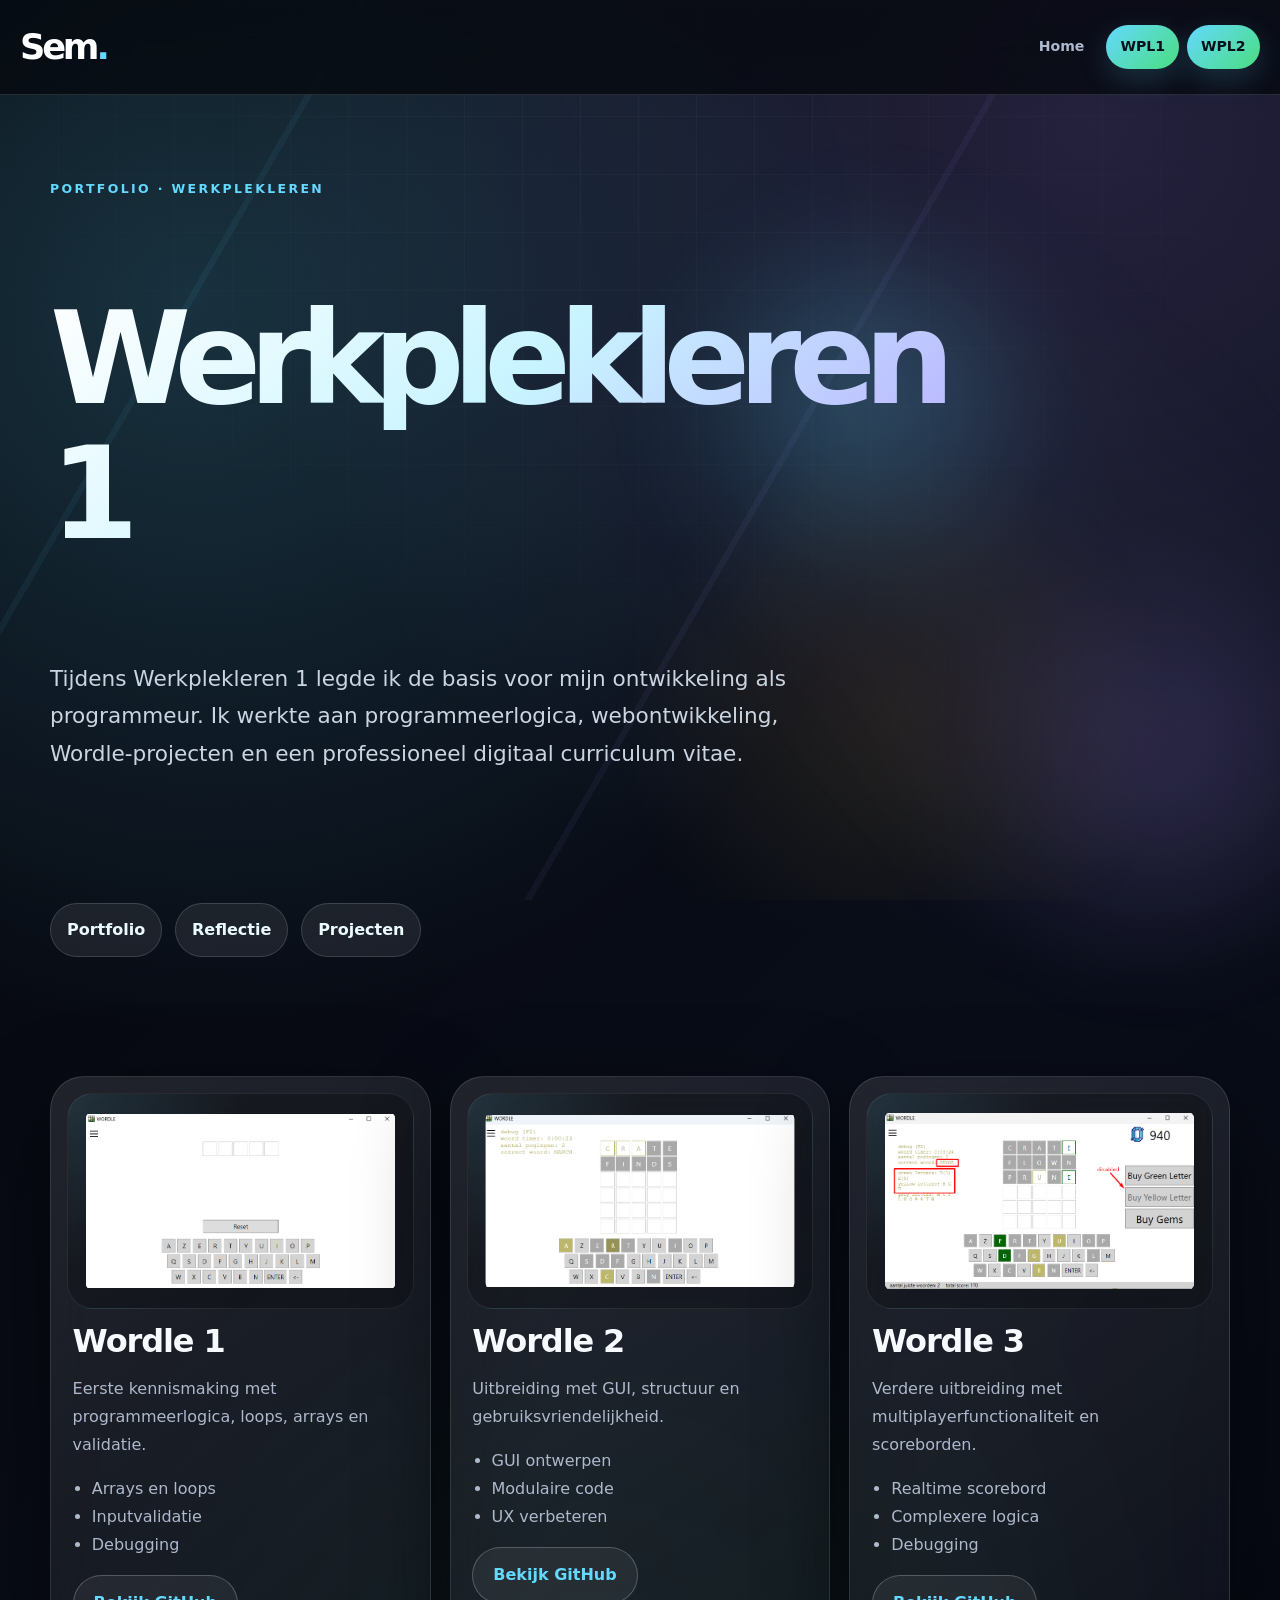
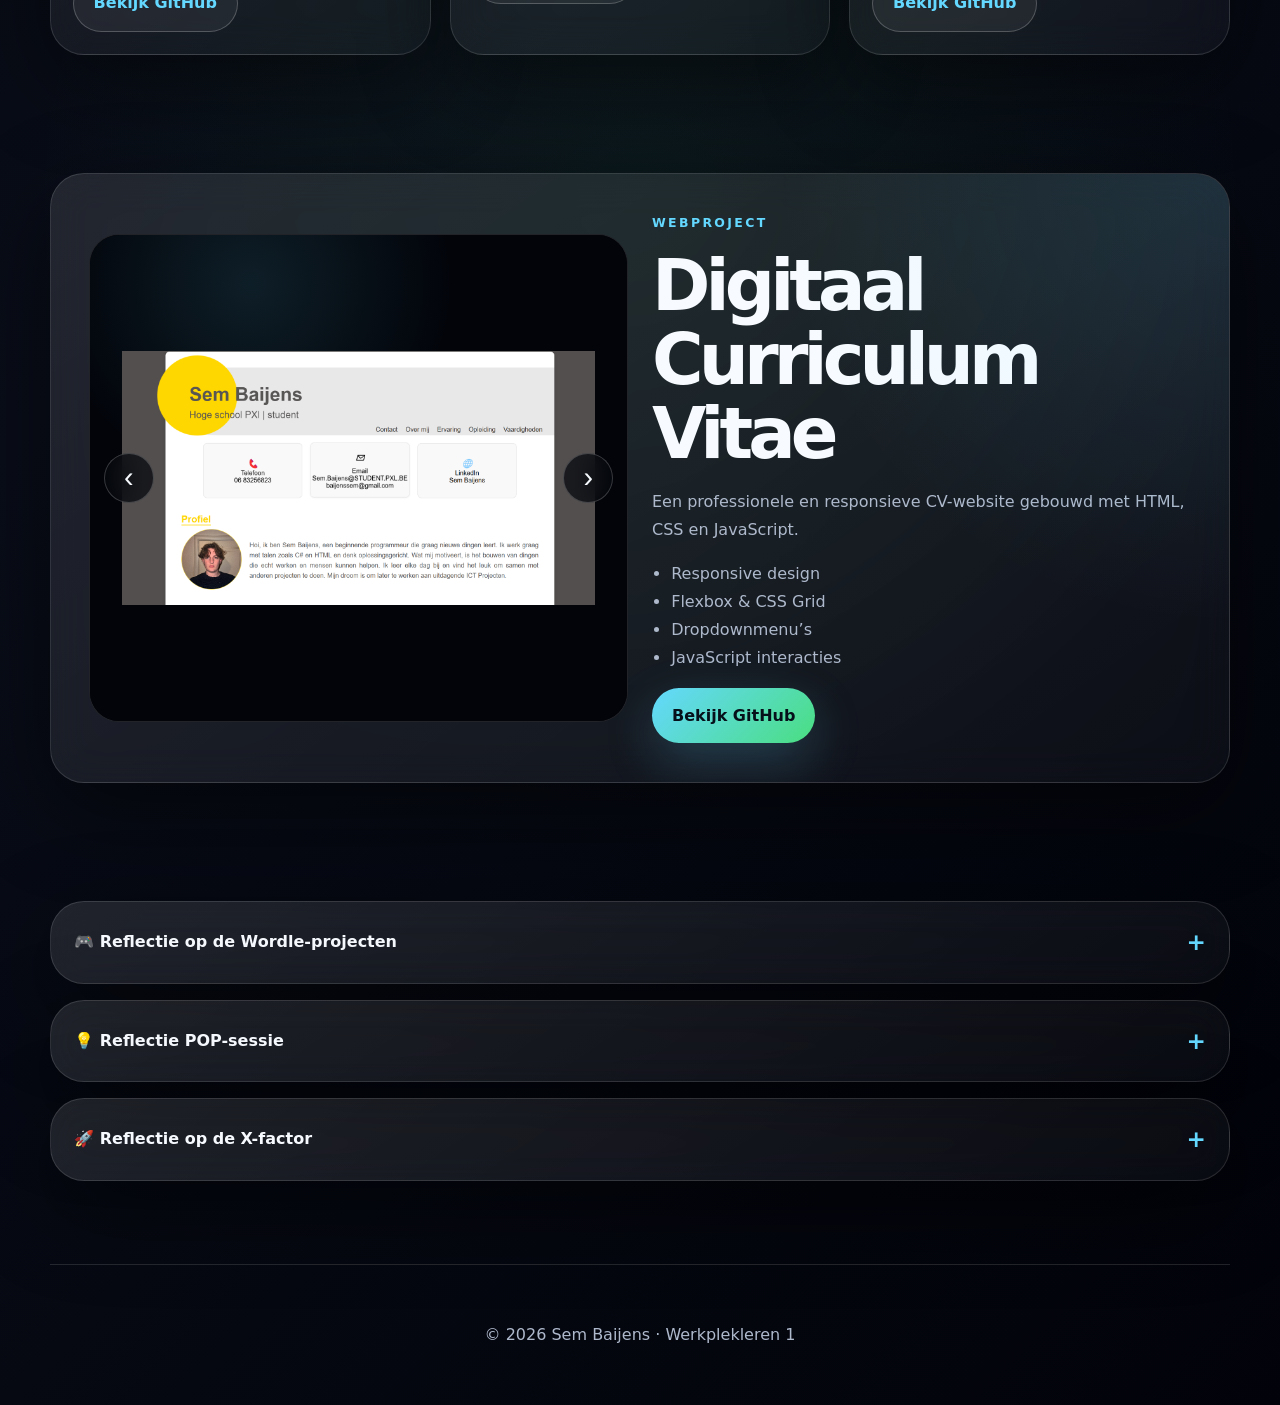
<file: portfolio/wpl1.html>
<!doctype html>
<html lang="nl">
  <head>
    <meta charset="UTF-8" />
    <meta name="viewport" content="width=device-width, initial-scale=1.0" />

    <title>Werkplekleren 1 | Sem Baijens</title>

    <link rel="stylesheet" href="assets/portfolio.css" />
    <link
      rel="icon"
      type="image/png"
      href="assets/photo/portfolio_logo_2.png?v=2"
    />

    <script src="portfolio.js" defer></script>
  </head>

  <body>
    <div class="page-noise" aria-hidden="true"></div>

    <header class="site-header">
      <div class="nav-wrapper">
        <a href="index.html" class="logo">Sem<span>.</span></a>

        <button
          class="menu-toggle"
          aria-label="Menu openen"
          aria-expanded="false"
        >
          ☰
        </button>

        <button
          class="menu-toggle"
          aria-label="Menu openen"
          aria-expanded="false"
        >
          ☰
        </button>

        <nav class="main-nav">
          <a href="index.html">Home</a>
          <a href="wpl1.html" class="active">WPL1</a>
          <a href="wpl2.html">WPL2</a>
        </nav>
      </div>
    </header>

    <main>
      <section class="wpl-hero section reveal">
        <p class="eyebrow">Portfolio · Werkplekleren</p>

        <h1>Werkplekleren 1</h1>

        <p>
          Tijdens Werkplekleren 1 legde ik de basis voor mijn ontwikkeling als
          programmeur. Ik werkte aan programmeerlogica, webontwikkeling,
          Wordle-projecten en een professioneel digitaal curriculum vitae.
        </p>

        <div class="wpl-hero-panel">
          <span>Portfolio</span>
          <span>Reflectie</span>
          <span>Projecten</span>
        </div>
      </section>

      <section class="section reveal">
        <div class="project-grid">
          <article class="project-card">
            <img src="assets/photo/wordl1.png" alt="Wordle 1" />

            <div>
              <h3>Wordle 1</h3>

              <p>
                Eerste kennismaking met programmeerlogica, loops, arrays en
                validatie.
              </p>

              <ul>
                <li>Arrays en loops</li>
                <li>Inputvalidatie</li>
                <li>Debugging</li>
              </ul>

              <a
                href="https://github.com/PXL-WPL1-2425/c-project-wordle-1-SemBaijensPXL"
                target="_blank"
                class="btn btn-outline"
              >
                Bekijk GitHub
              </a>
            </div>
          </article>

          <article class="project-card">
            <img src="assets/photo/wordl2.png" alt="Wordle 2" />

            <div>
              <h3>Wordle 2</h3>

              <p>Uitbreiding met GUI, structuur en gebruiksvriendelijkheid.</p>

              <ul>
                <li>GUI ontwerpen</li>
                <li>Modulaire code</li>
                <li>UX verbeteren</li>
              </ul>

              <a
                href="https://github.com/PXL-WPL1-2425/wordle-2-SemBaijensPXL"
                target="_blank"
                class="btn btn-outline"
              >
                Bekijk GitHub
              </a>
            </div>
          </article>

          <article class="project-card">
            <img src="assets/photo/wordl3.png" alt="Wordle 3" />

            <div>
              <h3>Wordle 3</h3>

              <p>
                Verdere uitbreiding met multiplayerfunctionaliteit en
                scoreborden.
              </p>

              <ul>
                <li>Realtime scorebord</li>
                <li>Complexere logica</li>
                <li>Debugging</li>
              </ul>

              <a
                href="https://github.com/PXL-WPL1-2425/wordle-3-SemBaijensPXL"
                target="_blank"
                class="btn btn-outline"
              >
                Bekijk GitHub
              </a>
            </div>
          </article>
        </div>
      </section>

      <section class="section reveal">
        <div class="featured-project">
          <div class="carousel">
            <div class="carousel-inner">
              <img
                src="assets/photo/cv1.png"
                alt="CV 1"
                class="carousel-item"
              />

              <img
                src="assets/photo/cv2.png"
                alt="CV 2"
                class="carousel-item"
              />

              <img
                src="assets/photo/cv3.png"
                alt="CV 3"
                class="carousel-item"
              />
            </div>

            <button class="carousel-button prev">‹</button>
            <button class="carousel-button next">›</button>
          </div>

          <div>
            <p class="eyebrow">Webproject</p>

            <h2>Digitaal Curriculum Vitae</h2>

            <p>
              Een professionele en responsieve CV-website gebouwd met HTML, CSS
              en JavaScript.
            </p>

            <ul>
              <li>Responsive design</li>
              <li>Flexbox & CSS Grid</li>
              <li>Dropdownmenu’s</li>
              <li>JavaScript interacties</li>
            </ul>

            <a
              href="https://github.com/SemBaijensPXL/webproject"
              target="_blank"
              class="btn btn-primary"
            >
              Bekijk GitHub
            </a>
          </div>
        </div>
      </section>

      <section class="section reveal">
        <div class="accordion-list">
          <!-- WORDLE REFLECTIE -->
          <div class="accordion">
            <button class="accordion-header" type="button">
              🎮 Reflectie op de Wordle-projecten <span>+</span>
            </button>

            <div class="accordion-content">
              <h3>Goed</h3>

              <ul>
                <li>
                  <strong>Evolutie van vaardigheden:</strong>
                  Doorheen de drie Wordle-projecten groeiden mijn technische
                  vaardigheden en probleemoplossend vermogen sterk.
                </li>

                <li>
                  <strong>Creativiteit en uitbreidingen:</strong>
                  Elk project bouwde verder op het vorige met nieuwe functies
                  zoals moeilijkheidsgraden en multiplayer.
                </li>

                <li>
                  <strong>Doorzettingsvermogen:</strong>
                  Het oplossen van complexe problemen zoals
                  multiplayer-synchronisatie vergde veel doorzettingsvermogen.
                </li>
              </ul>

              <h3>Minder goed</h3>

              <ul>
                <li>
                  <strong>Code-organisatie:</strong>
                  In eerdere versies was de code minder modulair opgebouwd.
                </li>

                <li>
                  <strong>Testen en optimalisatie:</strong>
                  Vooral bij Wordle 3 kon meer aandacht besteed worden aan
                  testen en performantie.
                </li>
              </ul>

              <h3>Inzicht</h3>

              <ul>
                <li>
                  <strong>Iteratief werken loont:</strong>
                  Stapsgewijs ontwikkelen gaf inzicht in uitbreidbare
                  softwarestructuren.
                </li>

                <li>
                  <strong>Gebruiksvriendelijkheid:</strong>
                  Een goede interface maakt een groot verschil in
                  gebruikerservaring.
                </li>
              </ul>

              <h3>Waardering</h3>

              <ul>
                <li>
                  <strong>Volharding:</strong>
                  Elk project verbeterde mijn technische én persoonlijke
                  vaardigheden.
                </li>

                <li>
                  <strong>Persoonlijke groei:</strong>
                  De projecten hielpen mij sterker worden in programmeren en
                  creatief denken.
                </li>

                <li>
                  <strong>Toekomstvisie:</strong>
                  De opgedane kennis vormt een sterke basis voor toekomstige
                  projecten.
                </li>
              </ul>
            </div>
          </div>

          <!-- POP -->
          <div class="accordion">
            <button class="accordion-header" type="button">
              💡 Reflectie POP-sessie <span>+</span>
            </button>

            <div class="accordion-content">
              <h3>Wat heb ik bijgeleerd?</h3>

              <p>
                Tijdens deze sessie leerde ik hoe belangrijk personal branding
                is binnen een professionele omgeving.
              </p>

              <p>
                Het gaat niet alleen om technische vaardigheden, maar ook om
                communicatie, presentatie en uitstraling.
              </p>

              <h3>Hoe pas ik dit toe?</h3>

              <p>
                Ik kan deze inzichten toepassen door professioneel te
                communiceren, mijn online profiel te verbeteren en actief aan
                mijn soft skills te werken.
              </p>
            </div>
          </div>

          <!-- X FACTOR -->
          <div class="accordion">
            <button class="accordion-header" type="button">
              🚀 Reflectie op de X-factor <span>+</span>
            </button>

            <div class="accordion-content">
              <h3>(Em)passie</h3>

              <p>
                Mijn passie ligt bij ontdekken, innoveren en mezelf voortdurend
                verbeteren.
              </p>

              <p>
                Ik wil groeien in empathisch luisteren en beter samenwerken met
                anderen.
              </p>

              <h3>Ondernemend & innovatief</h3>

              <p>
                Ik neem graag initiatief en wil sneller leren handelen en omgaan
                met uitdagingen.
              </p>

              <p>
                Creativiteit en innovatie helpen mij groeien als toekomstige
                professional.
              </p>

              <h3>(Internationaal) Samenwerken</h3>

              <p>
                Mijn netwerk bestaat uit vrienden, familie, collega’s en
                professionals die mij ondersteunen met feedback en advies.
              </p>

              <p>
                Ik wil groeien in communicatie, samenwerken en openstaan voor
                verschillende ideeën.
              </p>

              <h3>Grenzen verleggen</h3>

              <p>
                Samenwerking tussen verschillende disciplines is essentieel voor
                innovatie.
              </p>

              <h3>Multi- & disciplinariteit</h3>

              <p>
                Door praktijkervaring, stages en samenwerking met anderen
                ontwikkel ik zowel hard skills als soft skills.
              </p>
            </div>
          </div>
        </div>
      </section>
    </main>

    <footer class="site-footer">
      <p>&copy; 2026 Sem Baijens · Werkplekleren 1</p>
    </footer>
  </body>
</html>
</file>
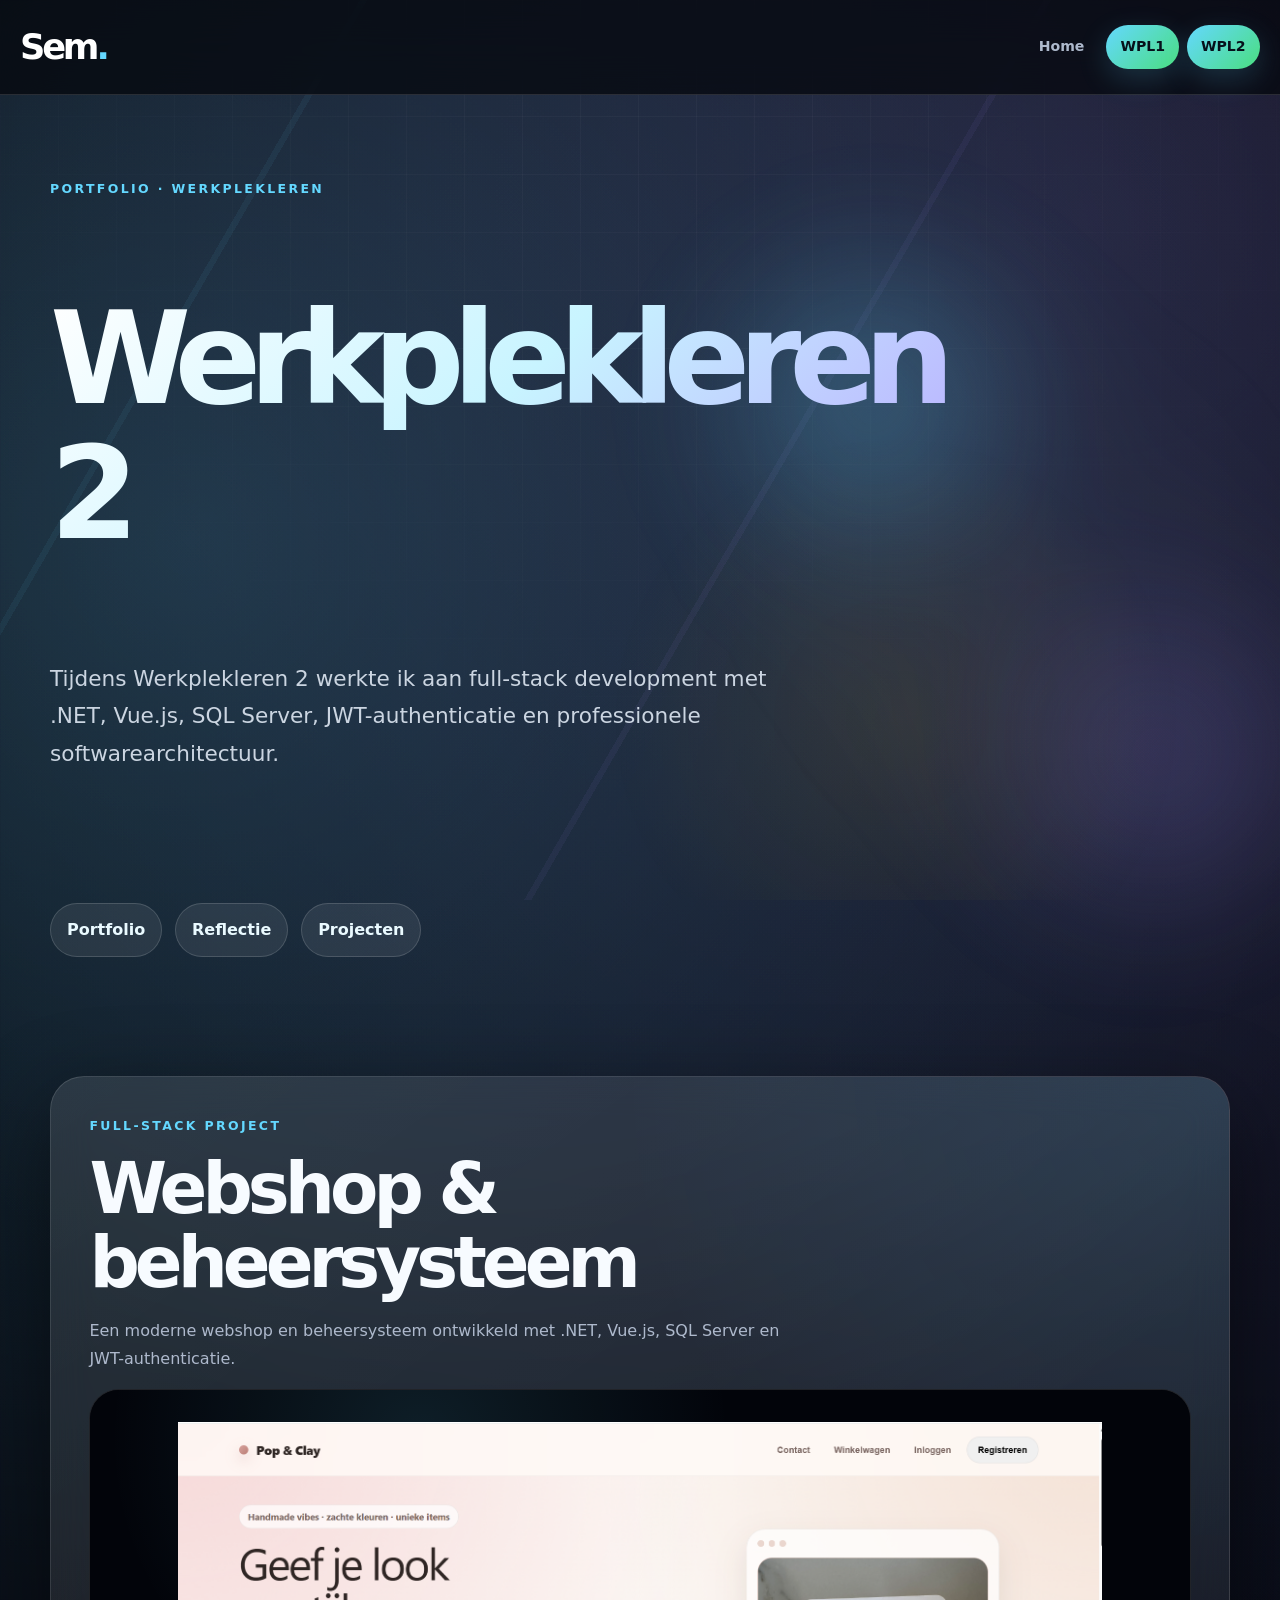
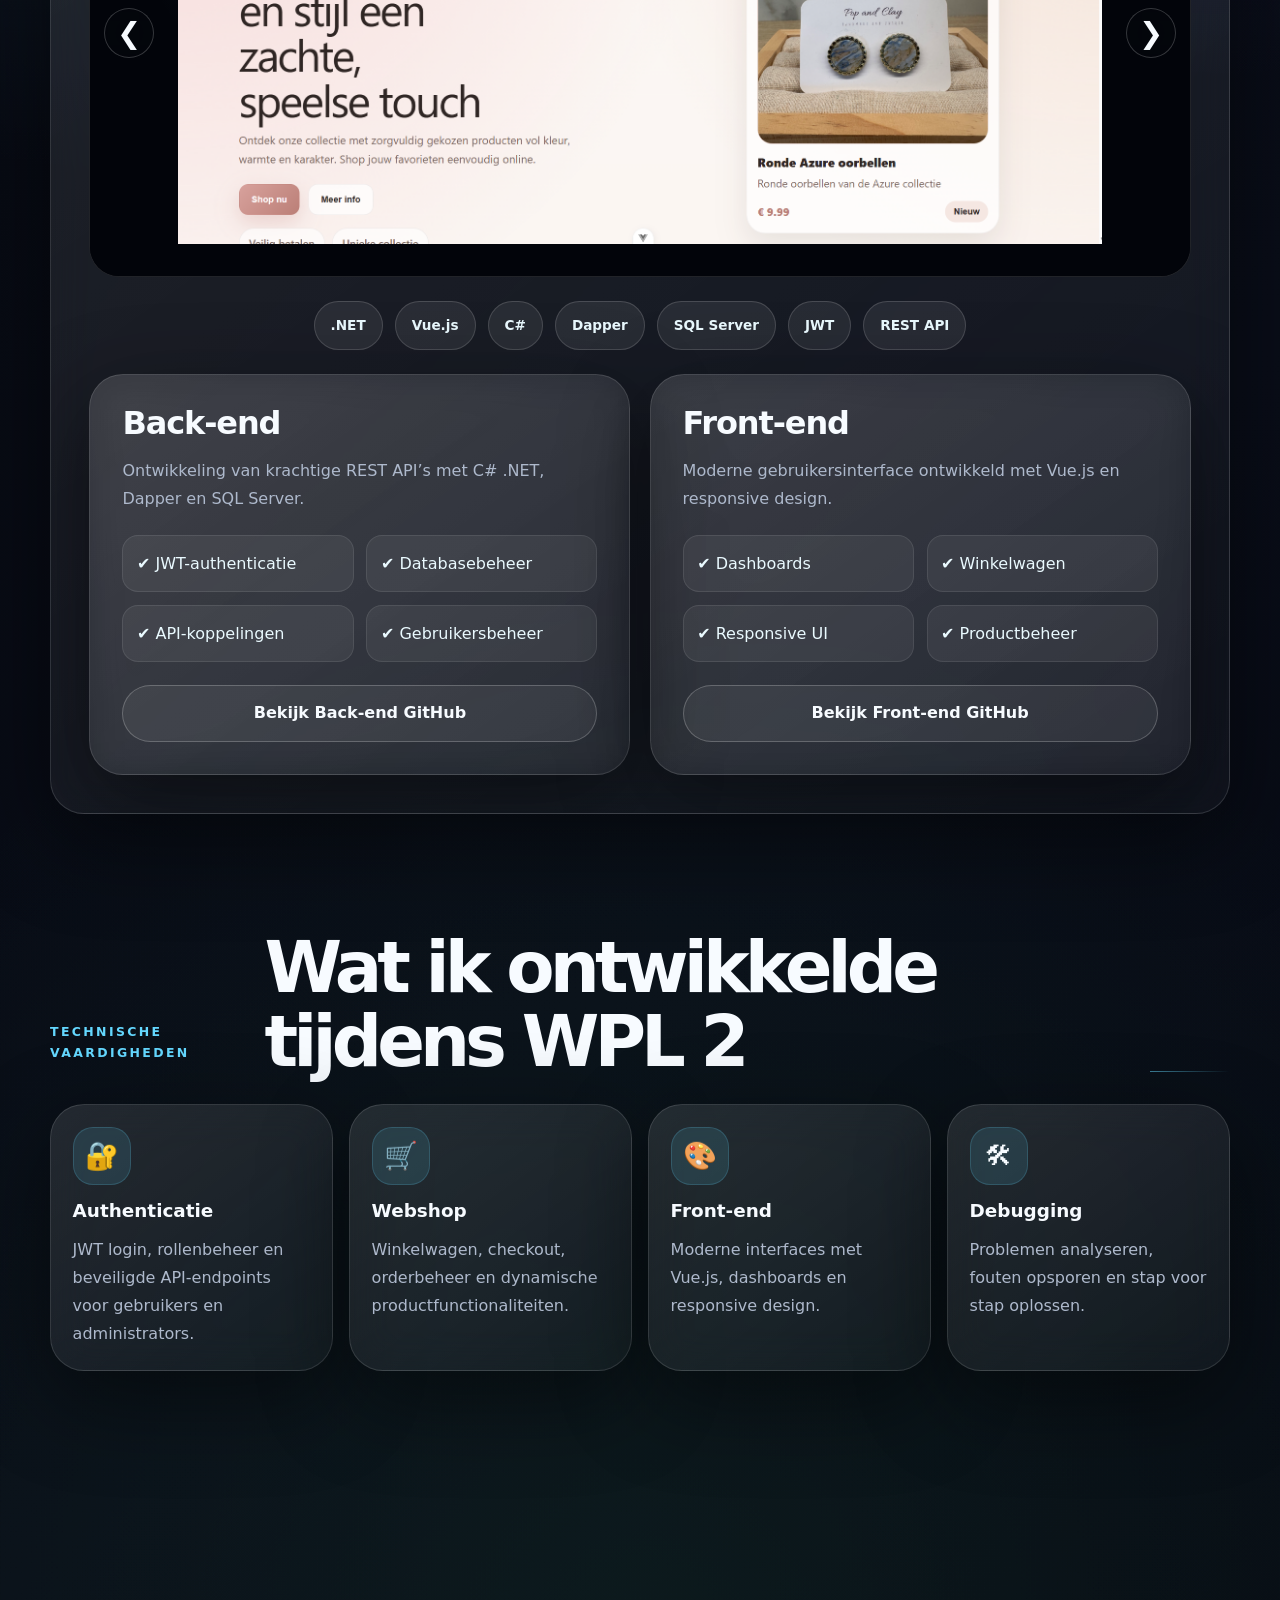
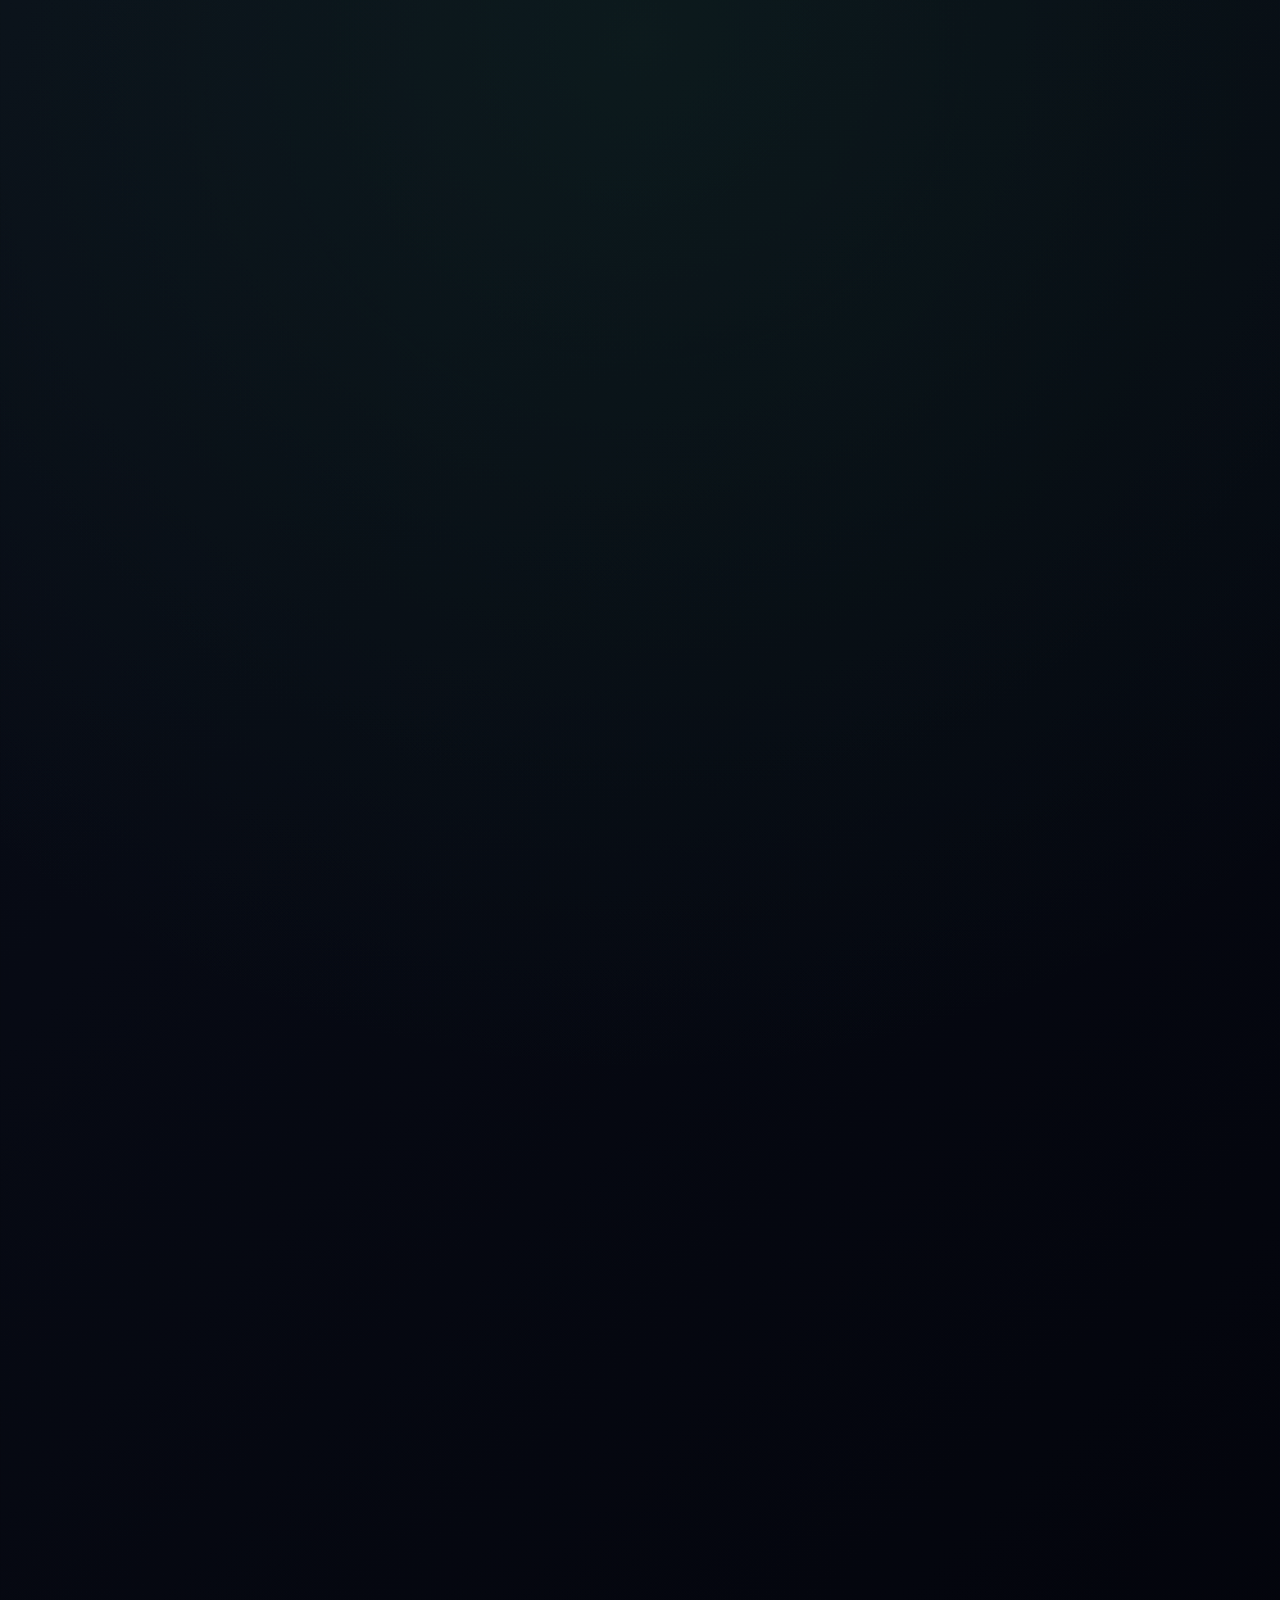
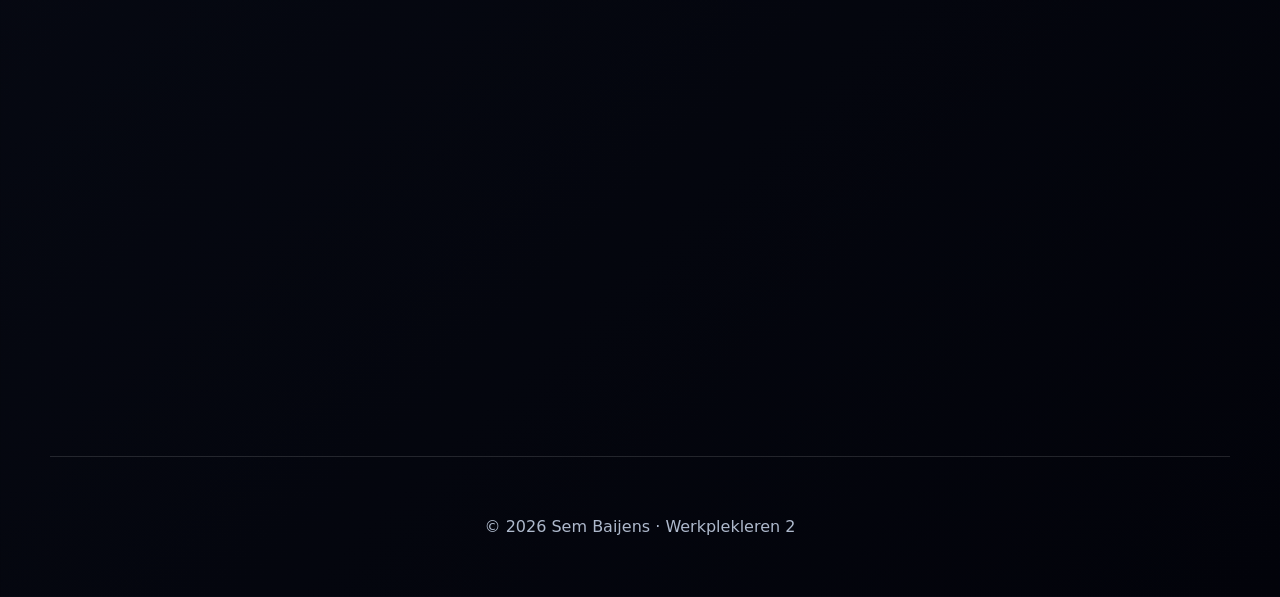
<file: portfolio/wpl2.html>
<!doctype html>
<html lang="nl">
  <head>
    <meta charset="UTF-8" />
    <meta name="viewport" content="width=device-width, initial-scale=1.0" />

    <title>Werkplekleren 2 | Sem Baijens</title>

    <link rel="stylesheet" href="assets/portfolio.css" />
    <link
      rel="icon"
      type="image/png"
      href="assets/photo/portfolio_logo_2.png?v=2"
    />

    <script src="portfolio.js" defer></script>
  </head>

  <body>
    <div class="page-noise" aria-hidden="true"></div>
    <header class="site-header">
      <div class="nav-wrapper">
        <a href="index.html" class="logo">Sem<span>.</span></a>

        <button
          class="menu-toggle"
          aria-label="Menu openen"
          aria-expanded="false"
        >
          ☰
        </button>

        <button
          class="menu-toggle"
          aria-label="Menu openen"
          aria-expanded="false"
        >
          ☰
        </button>

        <nav class="main-nav">
          <a href="index.html">Home</a>
          <a href="wpl1.html">WPL1</a>
          <a href="wpl2.html" class="active">WPL2</a>
        </nav>
      </div>
    </header>

    <main>
      <section class="wpl-hero section reveal">
        <p class="eyebrow">Portfolio · Werkplekleren</p>

        <h1>Werkplekleren 2</h1>

        <p>
          Tijdens Werkplekleren 2 werkte ik aan full-stack development met .NET,
          Vue.js, SQL Server, JWT-authenticatie en professionele
          softwarearchitectuur.
        </p>

        <div class="wpl-hero-panel">
          <span>Portfolio</span>
          <span>Reflectie</span>
          <span>Projecten</span>
        </div>
      </section>

      <section class="section reveal">
        <div class="featured-project modern-project">
          <!-- TOP -->

          <div class="project-top">
            <div class="project-title-content">
              <p class="eyebrow">Full-stack project</p>

              <h2>Webshop & beheersysteem</h2>

              <p class="project-intro">
                Een moderne webshop en beheersysteem ontwikkeld met .NET,
                Vue.js, SQL Server en JWT-authenticatie.
              </p>
            </div>

            <!-- <div class="project-status">
              <span class="status-dot"></span>
              Actief project
            </div> -->
          </div>

          <!-- CAROUSEL -->

          <div class="project-carousel">
            <button class="carousel-btn prev" type="button">&#10094;</button>

            <div class="carousel-track">
              <img
                src="assets/photo/WPL2/HomePage.png"
                alt="Webshop homepage"
              />

              <img src="assets/photo/WPL2/Dashboard.png" alt="Dashboard" />

              <img
                src="assets/photo/WPL2/ProductOverzicht.png"
                alt="Product overzicht"
              />

              <img
                src="assets/photo/WPL2/ProductToevoegen.png"
                alt="Product toevoegen"
              />

              <img
                src="assets/photo/WPL2/BestellingBeheer.png"
                alt="Bestelling beheer"
              />
            </div>

            <button class="carousel-btn next" type="button">&#10095;</button>
          </div>

          <!-- TECH STACK -->

          <div class="tech-stack modern-stack">
            <span>.NET</span>
            <span>Vue.js</span>
            <span>C#</span>
            <span>Dapper</span>
            <span>SQL Server</span>
            <span>JWT</span>
            <span>REST API</span>
          </div>

          <!-- FRONT/BACK -->

          <div class="project-description-grid">
            <!-- BACKEND -->

            <div class="project-description-card">
              <h3>Back-end</h3>

              <p>
                Ontwikkeling van krachtige REST API’s met C# .NET, Dapper en SQL
                Server.
              </p>

              <div class="feature-list">
                <span>✔ JWT-authenticatie</span>
                <span>✔ Databasebeheer</span>
                <span>✔ API-koppelingen</span>
                <span>✔ Gebruikersbeheer</span>
              </div>

              <a
                href="https://github.com/PXL-WPL2-2526/wpl2-pro-backend-pxlprobackendteam14"
                target="_blank"
                class="btn btn-outline full-btn"
              >
                Bekijk Back-end GitHub
              </a>
            </div>

            <!-- FRONTEND -->

            <div class="project-description-card">
              <h3>Front-end</h3>

              <p>
                Moderne gebruikersinterface ontwikkeld met Vue.js en responsive
                design.
              </p>

              <div class="feature-list">
                <span>✔ Dashboards</span>
                <span>✔ Winkelwagen</span>
                <span>✔ Responsive UI</span>
                <span>✔ Productbeheer</span>
              </div>

              <a
                href="https://github.com/PXL-WPL2-2526/wpl2-pro-frontend-pxlprobackendteam14"
                target="_blank"
                class="btn btn-outline full-btn"
              >
                Bekijk Front-end GitHub
              </a>
            </div>
          </div>
        </div>
      </section>

      <section class="section reveal">
        <div class="section-heading">
          <p class="eyebrow">Technische vaardigheden</p>
          <h2>Wat ik ontwikkelde tijdens WPL 2</h2>
        </div>

        <div class="project-highlights">
          <div class="highlight-card">
            <div class="highlight-icon">🔐</div>

            <div class="highlight-content">
              <h4>Authenticatie</h4>

              <p>
                JWT login, rollenbeheer en beveiligde API-endpoints voor
                gebruikers en administrators.
              </p>
            </div>
          </div>

          <div class="highlight-card">
            <div class="highlight-icon">🛒</div>

            <div class="highlight-content">
              <h4>Webshop</h4>

              <p>
                Winkelwagen, checkout, orderbeheer en dynamische
                productfunctionaliteiten.
              </p>
            </div>
          </div>

          <div class="highlight-card">
            <div class="highlight-icon">🎨</div>

            <div class="highlight-content">
              <h4>Front-end</h4>

              <p>
                Moderne interfaces met Vue.js, dashboards en responsive design.
              </p>
            </div>
          </div>

          <div class="highlight-card">
            <div class="highlight-icon">🛠</div>

            <div class="highlight-content">
              <h4>Debugging</h4>

              <p>
                Problemen analyseren, fouten opsporen en stap voor stap
                oplossen.
              </p>
            </div>
          </div>
        </div>
      </section>

      <section id="vrije-sectie" class="section reveal">
        <div class="section-heading">
          <p class="eyebrow">Vrije sectie</p>
          <h2>Meer over mijn WPL 2</h2>
        </div>

        <div class="free-grid">
          <article class="free-card">
            <h3>Andere projecten</h3>
            <p>
              Naast mijn hoofdproject werkte ik tijdens WPL2 ook aan kleinere
              opdrachten en oefeningen. Hierbij lag de focus vooral op
              programmeren, testen, debugging en het verbeteren van mijn
              portfolio.
            </p>
          </article>

          <article class="free-card">
            <h3>Eigen skills</h3>
            <p>
              Tijdens WPL2 groeide ik vooral in C# .NET, Vue.js, SQL Server,
              Dapper, HTML, CSS en JavaScript. Ik leerde beter werken met API’s,
              databases, authenticatie en responsive webdesign.
            </p>
          </article>

          <article class="free-card">
            <h3>Vrije tijd</h3>
            <p>
              In mijn vrije tijd ben ik graag bezig met technologie, websites
              bouwen en nieuwe dingen uitproberen. Die interesse helpt mij om
              gemotiveerd te blijven en mezelf verder te ontwikkelen als
              programmeur.
            </p>
          </article>
        </div>
      </section>

      <section class="section reveal" id="reflectie">
        <div class="glass-card reflection-card">
          <div class="reflection-header">
            <div>
              <p class="eyebrow">Reflectie</p>
              <h2>Individuele eindreflectie PRO</h2>
            </div>

            <a
              href="assets/pdf/Individuele_eindreflectie_1PROc_Baijens_Sem.pdf"
              download
              class="btn btn-primary reflection-download"
            >
              Download PDF
            </a>
          </div>

          <div class="reflection-text">
            <h3>AIM-reflectie</h3>

            <p>
              Tijdens Werkplekleren heb ik veel bijgeleerd op zowel technisch
              als persoonlijk vlak. In Werkplekleren 1 leerde ik de basis van
              programmeren en webontwikkeling met projecten zoals Wordle en mijn
              digitale cv. Tijdens Werkplekleren 2 bouwde ik verder op deze
              kennis en werkte ik aan een webshop en beheersysteem met
              technologieën zoals C# .NET, Vue.js, SQL Server en
              JWT-authenticatie. Hierdoor kreeg ik een beter beeld van hoe
              professionele softwareprojecten worden opgebouwd.
            </p>

            <p>
              Wat ik het leukste vond tijdens Werkplekleren was het ontwikkelen
              van nieuwe functionaliteiten en het oplossen van technische
              problemen. Vooral het combineren van front-end en back-end vond ik
              interessant. Het gaf veel voldoening om een toepassing stap voor
              stap te zien groeien en steeds beter te maken. Ook het ontwerpen
              van gebruikersvriendelijke interfaces vond ik een leuke uitdaging.
            </p>

            <p>
              Natuurlijk waren er ook minder leuke momenten. Vooral bugs,
              problemen met authenticatie en databaseverbindingen konden soms
              frustrerend zijn. Soms was het moeilijk om de oorzaak van een
              probleem te vinden en kostte het veel tijd om een oplossing uit te
              werken. Toch heb ik hierdoor geleerd om gestructureerder te werken
              en problemen stap voor stap aan te pakken.
            </p>

            <p>
              Een belangrijk inzicht dat ik heb meegenomen, is dat
              softwareontwikkeling meer is dan alleen code schrijven. Een goede
              structuur, beveiliging, onderhoudbaarheid en
              gebruiksvriendelijkheid zijn minstens even belangrijk. Daarnaast
              heb ik geleerd om beter na te denken over hoe verschillende
              onderdelen van een applicatie samenwerken.
            </p>

            <p>
              Mijn grootste succes tijdens Werkplekleren is de groei die ik heb
              doorgemaakt als programmeur. Ik ben zelfstandiger geworden, heb
              meer vertrouwen gekregen in mijn vaardigheden en durf grotere
              uitdagingen aan te gaan. Vooral het ontwikkelen van een volledige
              applicatie met verschillende technologieën maakt mij trots en
              motiveert mij om mij verder te blijven ontwikkelen binnen de
              IT-sector.
            </p>

            <h3>X-factor</h3>

            <p>
              Tijdens Werkplekleren kwamen de verschillende onderdelen van de
              X-factor regelmatig terug. Het onderdeel (Em)passie zie ik vooral
              terug in mijn interesse voor programmeren en technologie. Ik vind
              het leuk om nieuwe dingen te leren en oplossingen te zoeken voor
              technische problemen. Tijdens projecten zoals de webshop en mijn
              portfolio heb ik vaak extra tijd gestoken in het verbeteren van
              functionaliteiten en het leren van nieuwe technieken.
            </p>

            <p>
              Ondernemend en innovatief kwam naar voren doordat ik regelmatig
              zelfstandig op zoek ging naar oplossingen. Bij problemen met
              bijvoorbeeld authenticatie, databanken of API-koppelingen
              probeerde ik eerst zelf uit te zoeken hoe ik deze kon oplossen.
              Hierdoor leerde ik initiatief nemen en creatief nadenken.
            </p>

            <p>
              Het onderdeel samen(leven)werken kwam vooral naar voren tijdens de
              samenwerking met medestudenten, lectoren en begeleiders. Door
              feedback te krijgen en te verwerken leerde ik beter communiceren
              en samenwerken. Ik merkte dat je vaak sneller leert wanneer je
              ideeën en ervaringen met anderen deelt.
            </p>

            <p>
              Grenzen verleggen speelde een belangrijke rol omdat ik regelmatig
              met nieuwe technologieën werkte die ik nog niet kende. Dit was
              soms uitdagend, maar juist daardoor heb ik veel bijgeleerd. Ik heb
              geleerd dat fouten maken deel uitmaakt van het leerproces en dat
              je door doorzetten vaak verder geraakt dan je denkt.
            </p>

            <p>
              Tot slot kwam multi- en interdisciplinariteit naar voren doordat
              softwareontwikkeling uit veel verschillende onderdelen bestaat.
              Tijdens mijn projecten werkte ik niet alleen aan code, maar ook
              aan databanken, beveiliging, analyse en gebruikersinterfaces.
              Hierdoor heb ik geleerd hoe verschillende disciplines samenwerken
              om tot een goed eindresultaat te komen.
            </p>
          </div>
        </div>
      </section>
    </main>

    <footer class="site-footer">
      <p>&copy; 2026 Sem Baijens · Werkplekleren 2</p>
    </footer>
  </body>
</html>
</file>
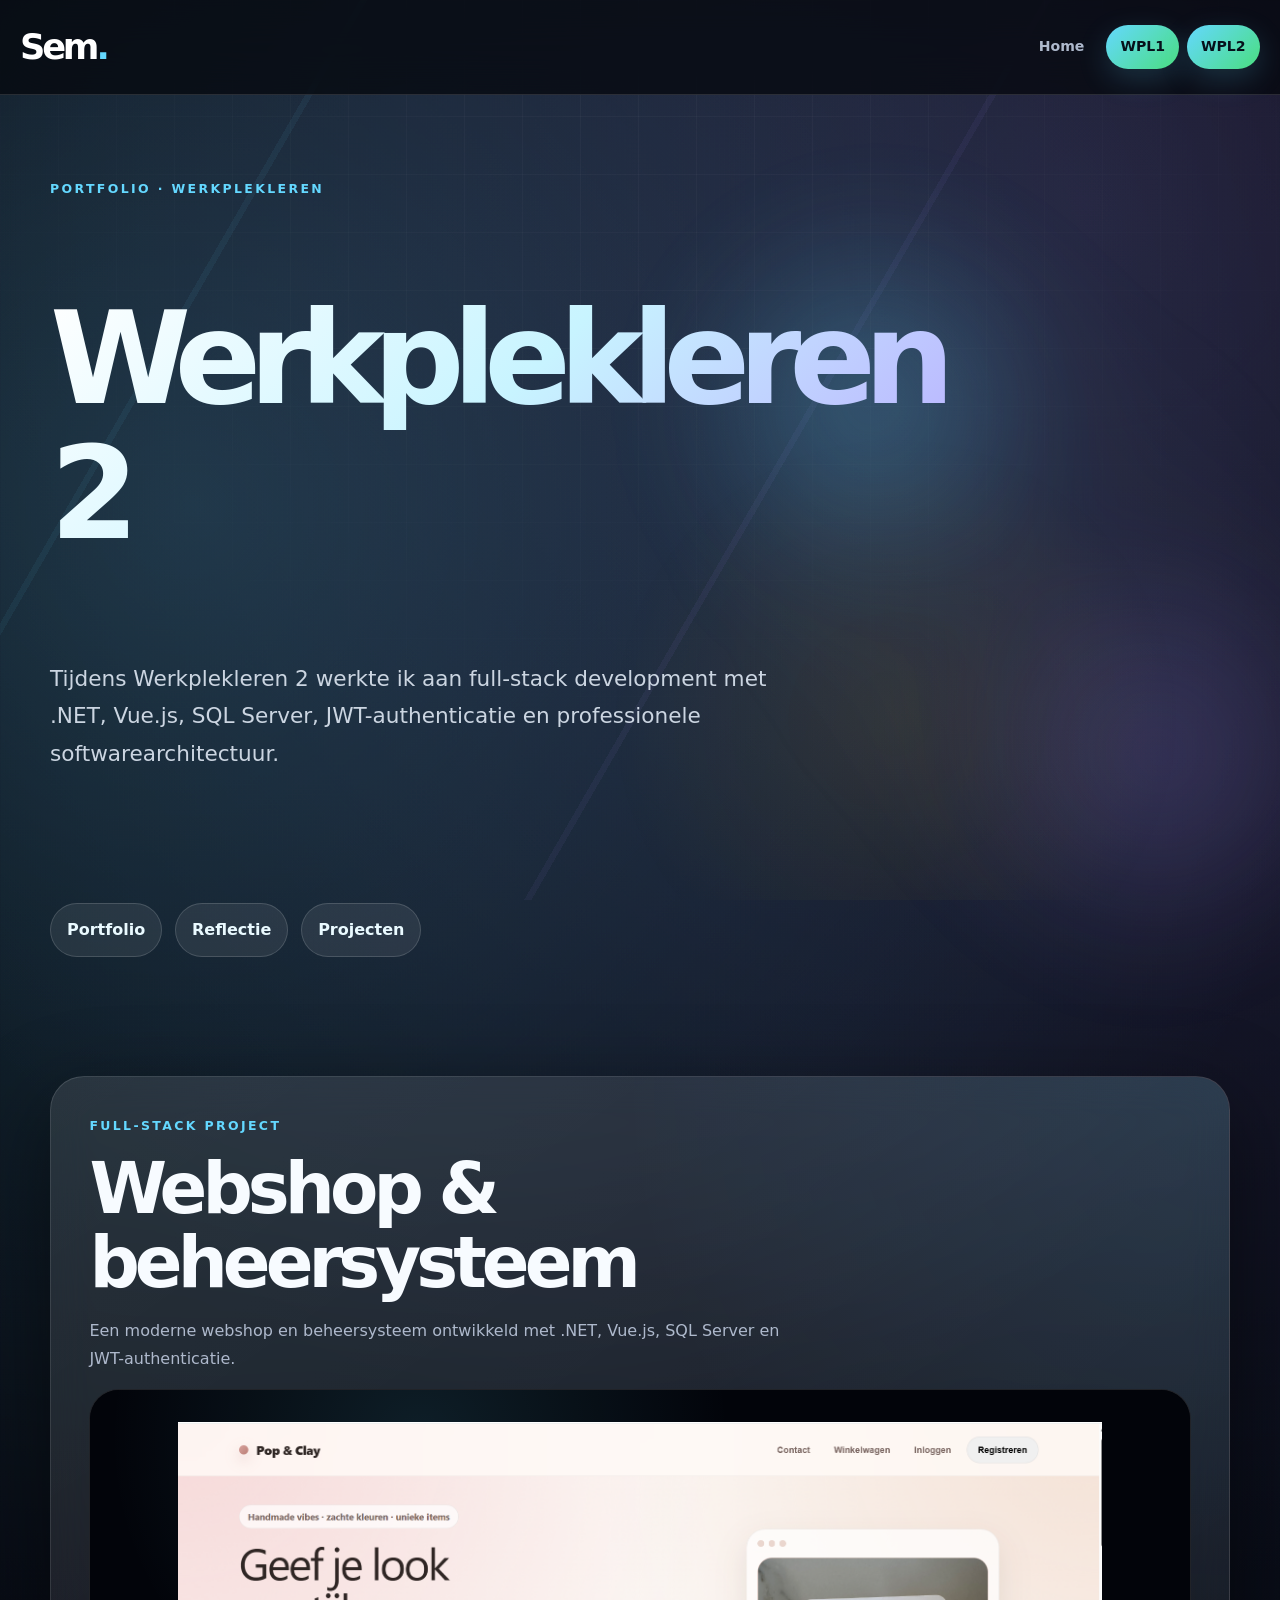
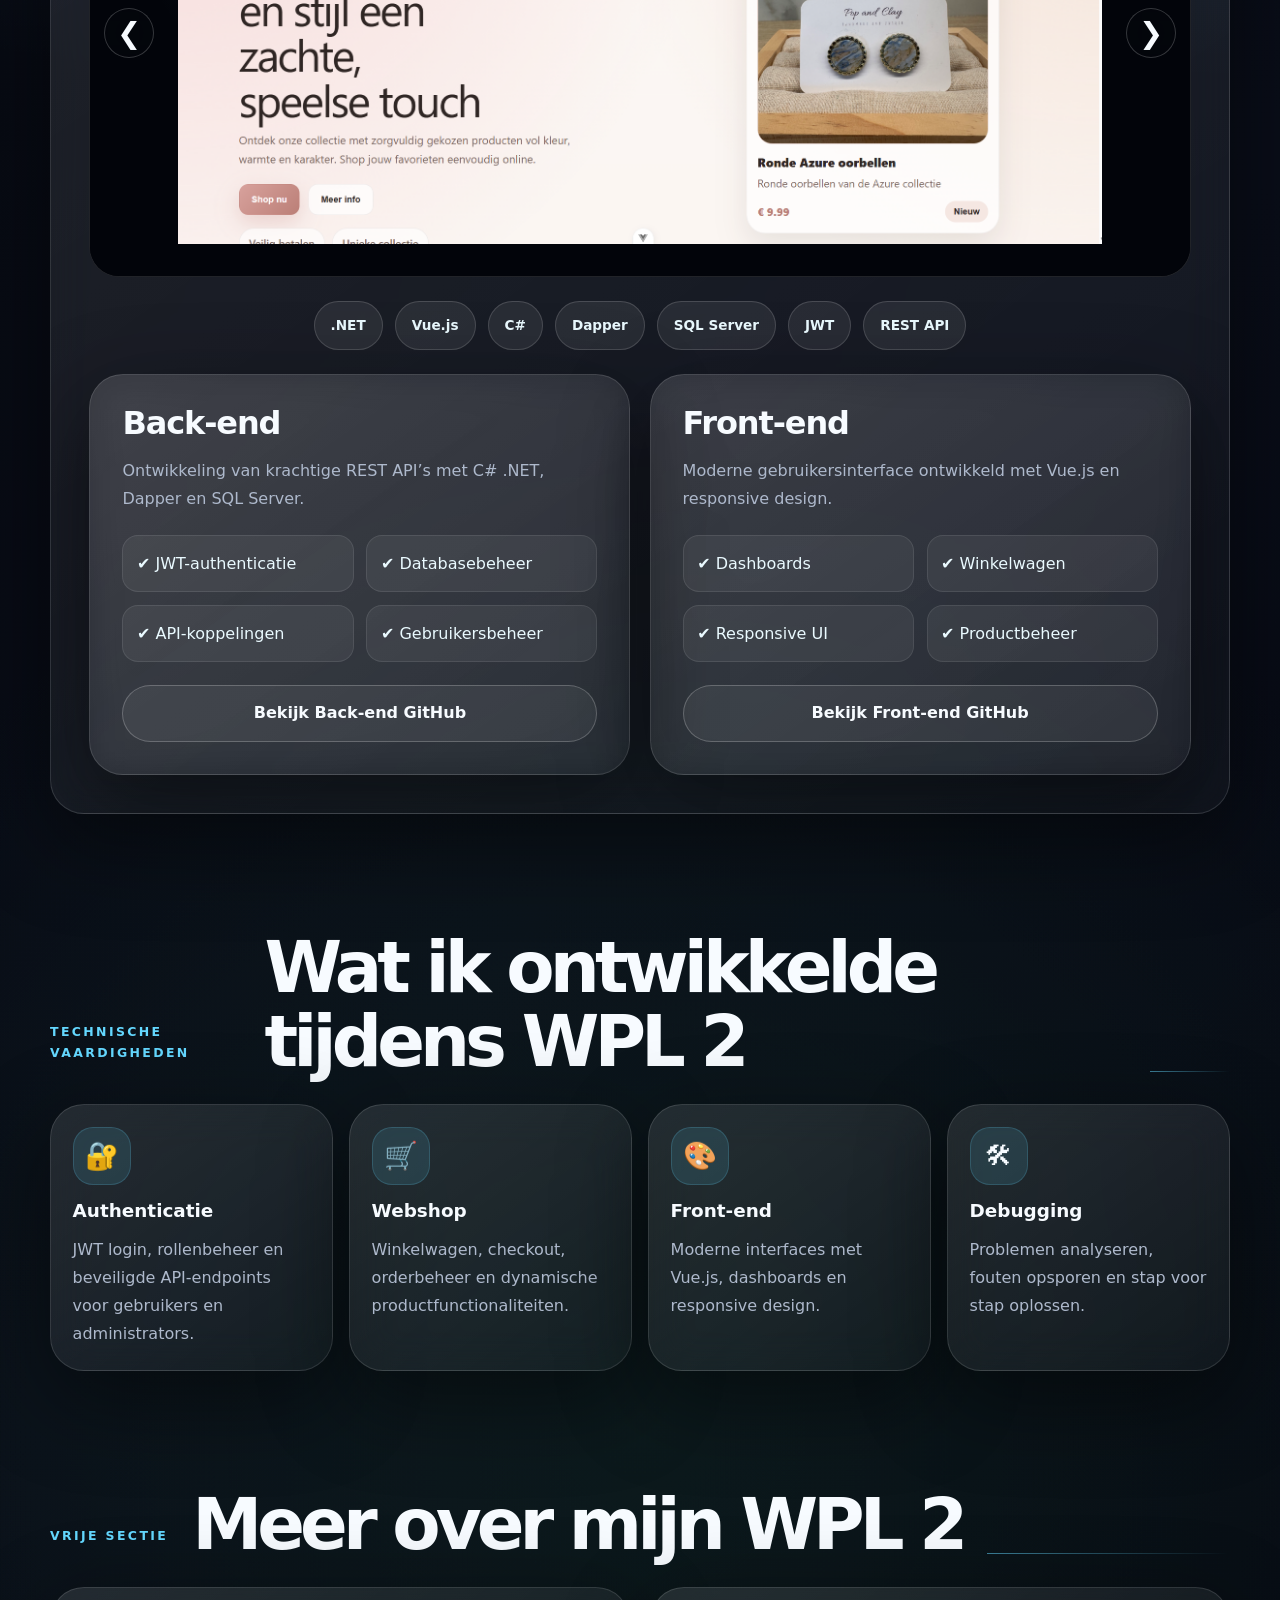
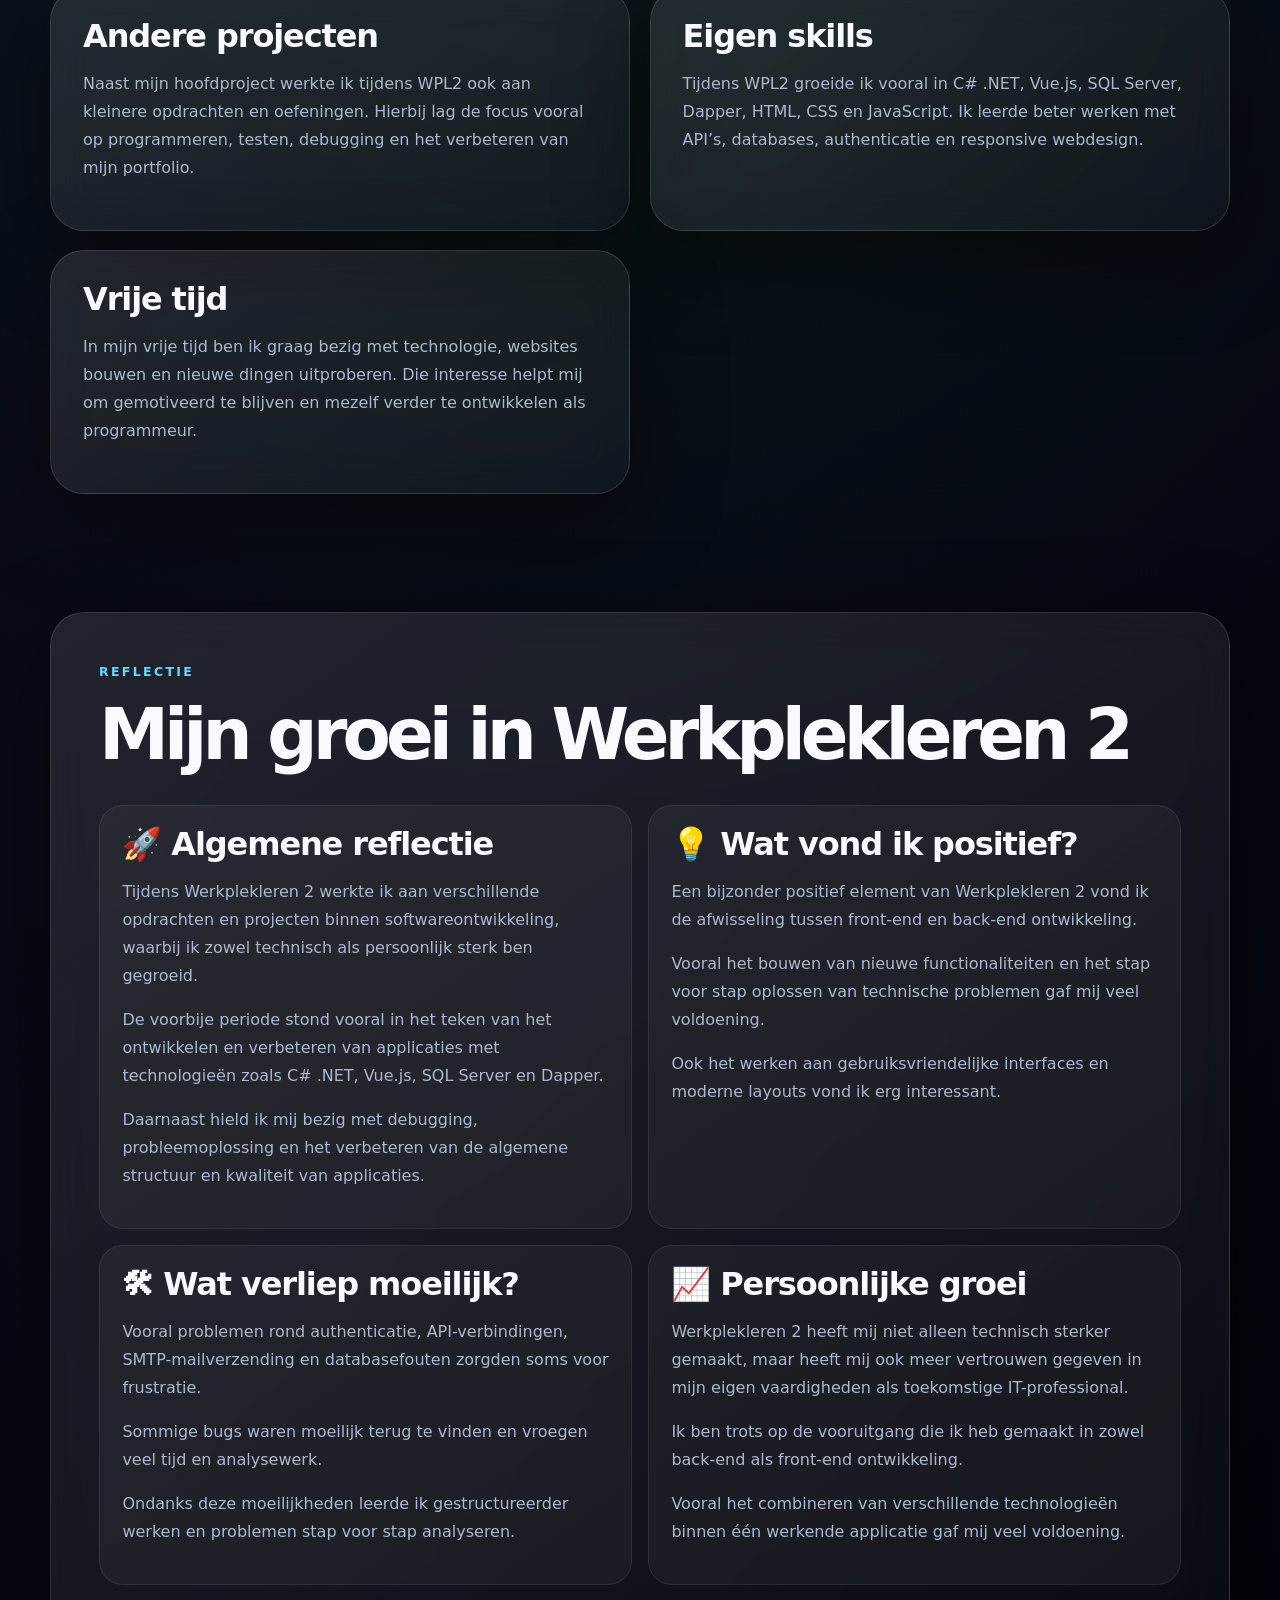
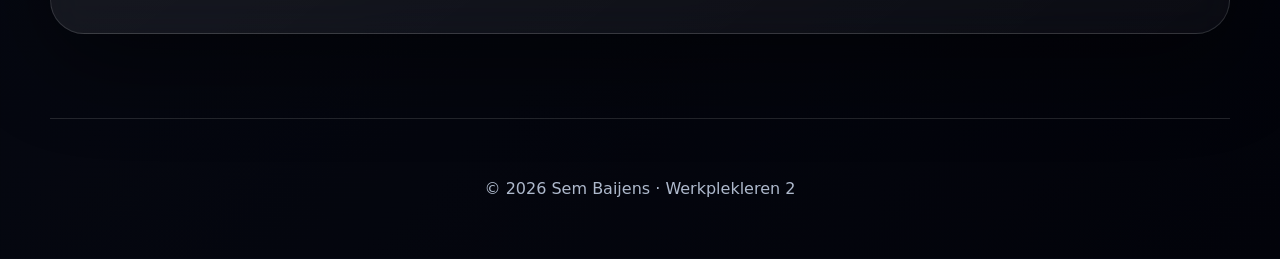
<file: portfolio_volledig/wpl2.html>
<!doctype html>
<html lang="nl">
  <head>
    <meta charset="UTF-8" />
    <meta name="viewport" content="width=device-width, initial-scale=1.0" />

    <title>Werkplekleren 2 | Sem Baijens</title>

    <link rel="stylesheet" href="assets/portfolio.css" />
    <link
      rel="icon"
      type="image/png"
      href="assets/photo/portfolio_logo_2.png?v=2"
    />

    <script src="portfolio.js" defer></script>
  </head>

  <body>
    <div class="page-noise" aria-hidden="true"></div>
    <header class="site-header">
      <div class="nav-wrapper">
        <a href="index.html" class="logo">Sem<span>.</span></a>

        <button
          class="menu-toggle"
          aria-label="Menu openen"
          aria-expanded="false"
        >
          ☰
        </button>

        <button
          class="menu-toggle"
          aria-label="Menu openen"
          aria-expanded="false"
        >
          ☰
        </button>

        <nav class="main-nav">
          <a href="index.html">Home</a>
          <a href="wpl1.html">WPL1</a>
          <a href="wpl2.html" class="active">WPL2</a>
        </nav>
      </div>
    </header>

    <main>
      <section class="wpl-hero section reveal">
        <p class="eyebrow">Portfolio · Werkplekleren</p>

        <h1>Werkplekleren 2</h1>

        <p>
          Tijdens Werkplekleren 2 werkte ik aan full-stack development met .NET,
          Vue.js, SQL Server, JWT-authenticatie en professionele
          softwarearchitectuur.
        </p>

        <div class="wpl-hero-panel">
          <span>Portfolio</span>
          <span>Reflectie</span>
          <span>Projecten</span>
        </div>
      </section>

      <section class="section reveal">
        <div class="featured-project modern-project">
          <!-- TOP -->

          <div class="project-top">
            <div class="project-title-content">
              <p class="eyebrow">Full-stack project</p>

              <h2>Webshop & beheersysteem</h2>

              <p class="project-intro">
                Een moderne webshop en beheersysteem ontwikkeld met .NET,
                Vue.js, SQL Server en JWT-authenticatie.
              </p>
            </div>

            <!-- <div class="project-status">
              <span class="status-dot"></span>
              Actief project
            </div> -->
          </div>

          <!-- CAROUSEL -->

          <div class="project-carousel">
            <button class="carousel-btn prev" type="button">&#10094;</button>

            <div class="carousel-track">
              <img
                src="assets/photo/WPL2/HomePage.png"
                alt="Webshop homepage"
              />

              <img src="assets/photo/WPL2/Dashboard.png" alt="Dashboard" />

              <img
                src="assets/photo/WPL2/ProductOverzicht.png"
                alt="Product overzicht"
              />

              <img
                src="assets/photo/WPL2/ProductToevoegen.png"
                alt="Product toevoegen"
              />

              <img
                src="assets/photo/WPL2/BestellingBeheer.png"
                alt="Bestelling beheer"
              />
            </div>

            <button class="carousel-btn next" type="button">&#10095;</button>
          </div>

          <!-- TECH STACK -->

          <div class="tech-stack modern-stack">
            <span>.NET</span>
            <span>Vue.js</span>
            <span>C#</span>
            <span>Dapper</span>
            <span>SQL Server</span>
            <span>JWT</span>
            <span>REST API</span>
          </div>

          <!-- FRONT/BACK -->

          <div class="project-description-grid">
            <!-- BACKEND -->

            <div class="project-description-card">
              <h3>Back-end</h3>

              <p>
                Ontwikkeling van krachtige REST API’s met C# .NET, Dapper en SQL
                Server.
              </p>

              <div class="feature-list">
                <span>✔ JWT-authenticatie</span>
                <span>✔ Databasebeheer</span>
                <span>✔ API-koppelingen</span>
                <span>✔ Gebruikersbeheer</span>
              </div>

              <a
                href="https://github.com/PXL-WPL2-2526/wpl2-pro-backend-pxlprobackendteam14"
                target="_blank"
                class="btn btn-outline full-btn"
              >
                Bekijk Back-end GitHub
              </a>
            </div>

            <!-- FRONTEND -->

            <div class="project-description-card">
              <h3>Front-end</h3>

              <p>
                Moderne gebruikersinterface ontwikkeld met Vue.js en responsive
                design.
              </p>

              <div class="feature-list">
                <span>✔ Dashboards</span>
                <span>✔ Winkelwagen</span>
                <span>✔ Responsive UI</span>
                <span>✔ Productbeheer</span>
              </div>

              <a
                href="https://github.com/PXL-WPL2-2526/wpl2-pro-frontend-pxlprobackendteam14"
                target="_blank"
                class="btn btn-outline full-btn"
              >
                Bekijk Front-end GitHub
              </a>
            </div>
          </div>
        </div>
      </section>

      <section class="section reveal">
        <div class="section-heading">
          <p class="eyebrow">Technische vaardigheden</p>
          <h2>Wat ik ontwikkelde tijdens WPL 2</h2>
        </div>

        <div class="project-highlights">
          <div class="highlight-card">
            <div class="highlight-icon">🔐</div>

            <div class="highlight-content">
              <h4>Authenticatie</h4>

              <p>
                JWT login, rollenbeheer en beveiligde API-endpoints voor
                gebruikers en administrators.
              </p>
            </div>
          </div>

          <div class="highlight-card">
            <div class="highlight-icon">🛒</div>

            <div class="highlight-content">
              <h4>Webshop</h4>

              <p>
                Winkelwagen, checkout, orderbeheer en dynamische
                productfunctionaliteiten.
              </p>
            </div>
          </div>

          <div class="highlight-card">
            <div class="highlight-icon">🎨</div>

            <div class="highlight-content">
              <h4>Front-end</h4>

              <p>
                Moderne interfaces met Vue.js, dashboards en responsive design.
              </p>
            </div>
          </div>

          <div class="highlight-card">
            <div class="highlight-icon">🛠</div>

            <div class="highlight-content">
              <h4>Debugging</h4>

              <p>
                Problemen analyseren, fouten opsporen en stap voor stap
                oplossen.
              </p>
            </div>
          </div>
        </div>
      </section>

      <section id="vrije-sectie" class="section reveal">
        <div class="section-heading">
          <p class="eyebrow">Vrije sectie</p>
          <h2>Meer over mijn WPL 2</h2>
        </div>

        <div class="free-grid">
          <article class="free-card">
            <h3>Andere projecten</h3>
            <p>
              Naast mijn hoofdproject werkte ik tijdens WPL2 ook aan kleinere
              opdrachten en oefeningen. Hierbij lag de focus vooral op
              programmeren, testen, debugging en het verbeteren van mijn
              portfolio.
            </p>
          </article>

          <article class="free-card">
            <h3>Eigen skills</h3>
            <p>
              Tijdens WPL2 groeide ik vooral in C# .NET, Vue.js, SQL Server,
              Dapper, HTML, CSS en JavaScript. Ik leerde beter werken met API’s,
              databases, authenticatie en responsive webdesign.
            </p>
          </article>

          <article class="free-card">
            <h3>Vrije tijd</h3>
            <p>
              In mijn vrije tijd ben ik graag bezig met technologie, websites
              bouwen en nieuwe dingen uitproberen. Die interesse helpt mij om
              gemotiveerd te blijven en mezelf verder te ontwikkelen als
              programmeur.
            </p>
          </article>
        </div>
      </section>

      <section class="section reveal">
        <div class="glass-card reflection-card">
          <div class="reflection-header">
            <div>
              <p class="eyebrow">Reflectie</p>
              <h2>Mijn groei in Werkplekleren 2</h2>
            </div>

            <!-- <div class="reflection-badge">Groei & Ontwikkeling</div> -->
          </div>

          <div class="reflection-grid">
            <div class="reflection-block">
              <h3>🚀 Algemene reflectie</h3>

              <p>
                Tijdens Werkplekleren 2 werkte ik aan verschillende opdrachten
                en projecten binnen softwareontwikkeling, waarbij ik zowel
                technisch als persoonlijk sterk ben gegroeid.
              </p>

              <p>
                De voorbije periode stond vooral in het teken van het
                ontwikkelen en verbeteren van applicaties met technologieën
                zoals C# .NET, Vue.js, SQL Server en Dapper.
              </p>

              <p>
                Daarnaast hield ik mij bezig met debugging, probleemoplossing en
                het verbeteren van de algemene structuur en kwaliteit van
                applicaties.
              </p>
            </div>

            <div class="reflection-block">
              <h3>💡 Wat vond ik positief?</h3>

              <p>
                Een bijzonder positief element van Werkplekleren 2 vond ik de
                afwisseling tussen front-end en back-end ontwikkeling.
              </p>

              <p>
                Vooral het bouwen van nieuwe functionaliteiten en het stap voor
                stap oplossen van technische problemen gaf mij veel voldoening.
              </p>

              <p>
                Ook het werken aan gebruiksvriendelijke interfaces en moderne
                layouts vond ik erg interessant.
              </p>
            </div>

            <div class="reflection-block">
              <h3>🛠 Wat verliep moeilijk?</h3>

              <p>
                Vooral problemen rond authenticatie, API-verbindingen,
                SMTP-mailverzending en databasefouten zorgden soms voor
                frustratie.
              </p>

              <p>
                Sommige bugs waren moeilijk terug te vinden en vroegen veel tijd
                en analysewerk.
              </p>

              <p>
                Ondanks deze moeilijkheden leerde ik gestructureerder werken en
                problemen stap voor stap analyseren.
              </p>
            </div>

            <div class="reflection-block">
              <h3>📈 Persoonlijke groei</h3>

              <p>
                Werkplekleren 2 heeft mij niet alleen technisch sterker gemaakt,
                maar heeft mij ook meer vertrouwen gegeven in mijn eigen
                vaardigheden als toekomstige IT-professional.
              </p>

              <p>
                Ik ben trots op de vooruitgang die ik heb gemaakt in zowel
                back-end als front-end ontwikkeling.
              </p>

              <p>
                Vooral het combineren van verschillende technologieën binnen één
                werkende applicatie gaf mij veel voldoening.
              </p>
            </div>
          </div>
        </div>
      </section>
    </main>

    <footer class="site-footer">
      <p>&copy; 2026 Sem Baijens · Werkplekleren 2</p>
    </footer>
  </body>
</html>
</file>
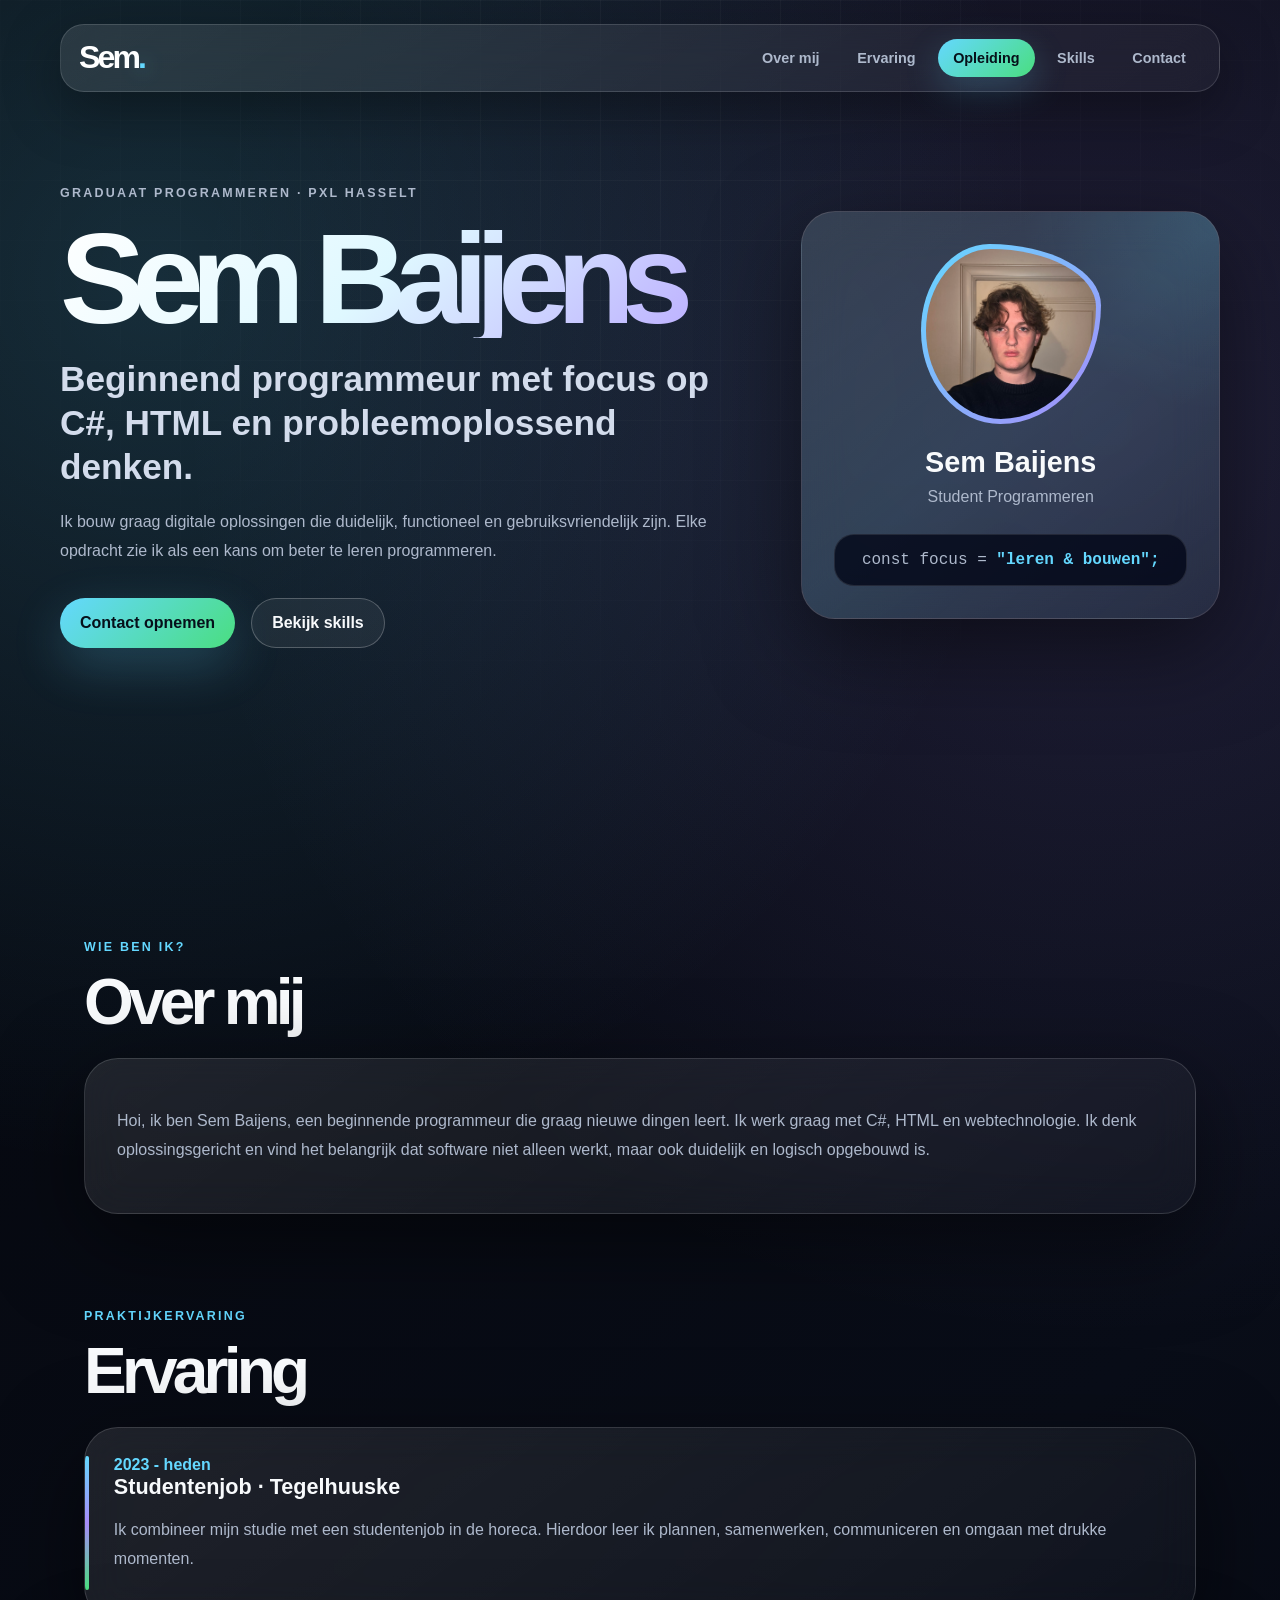
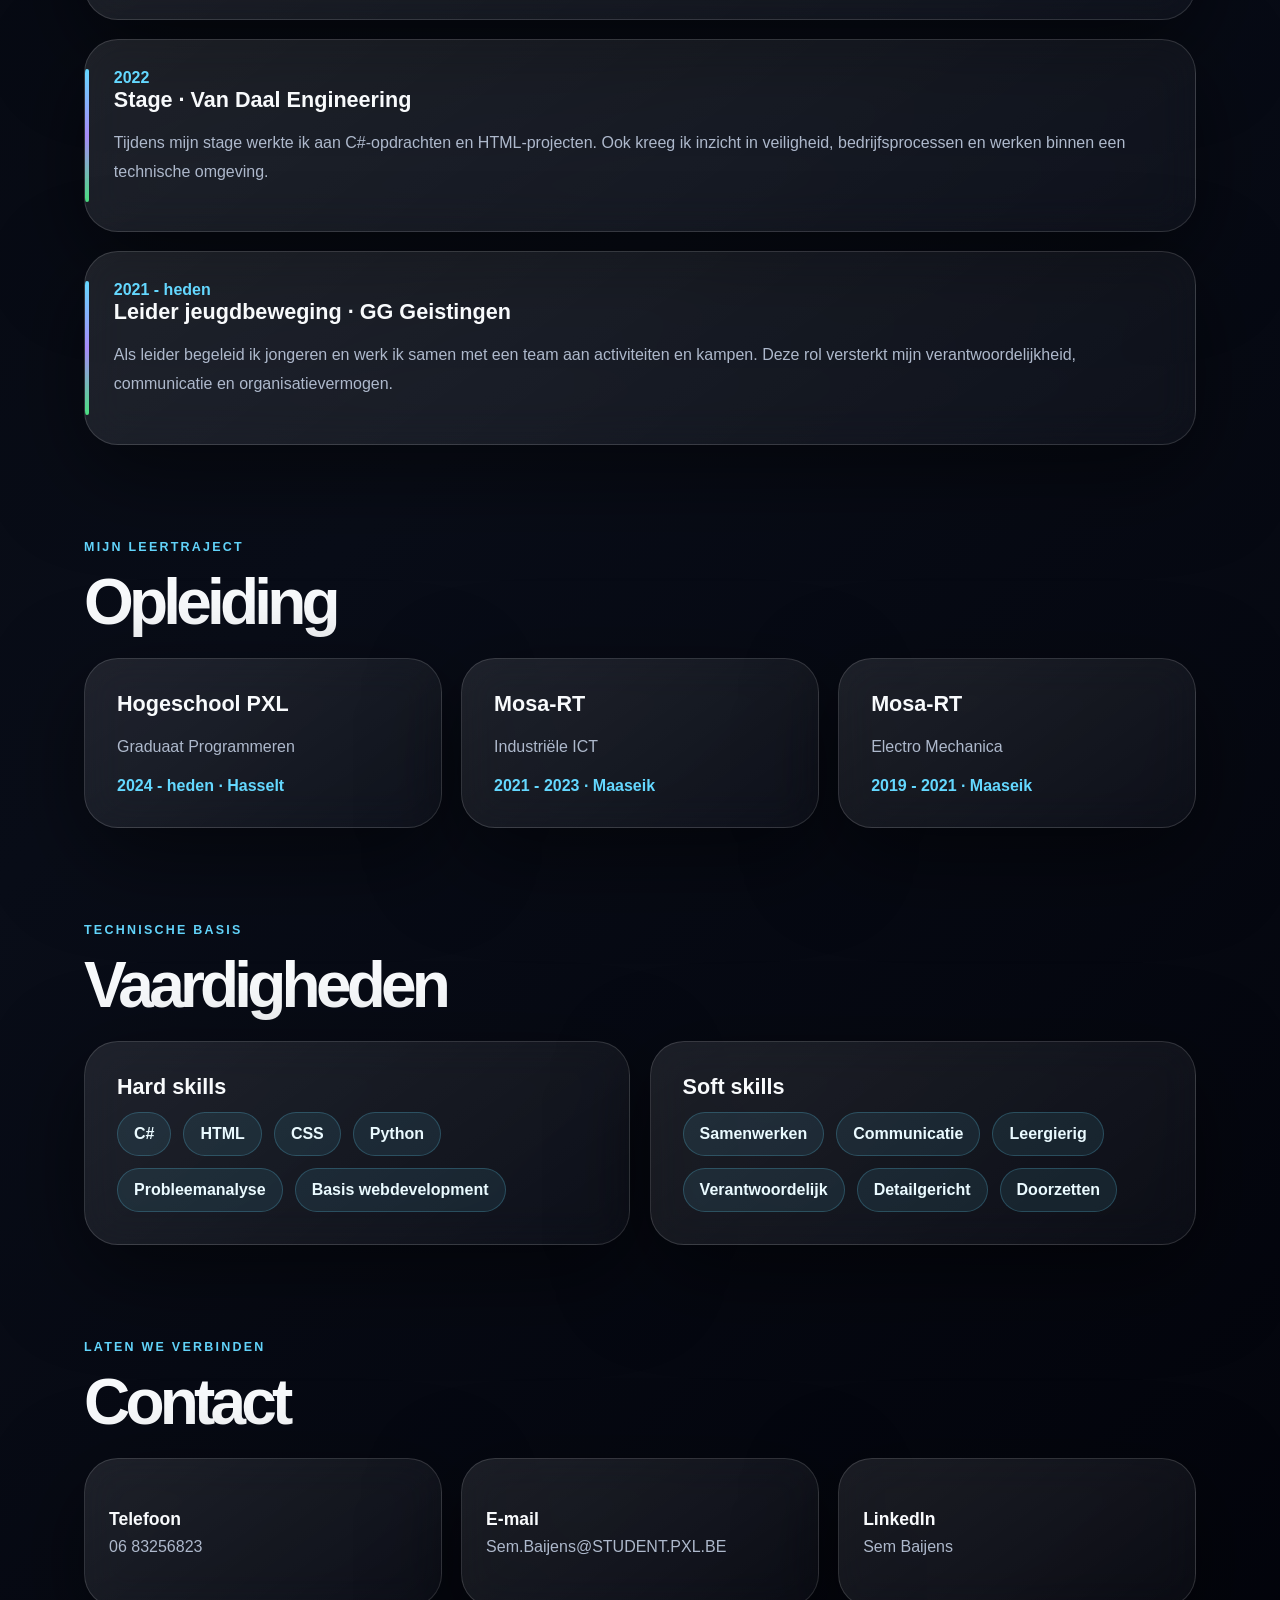
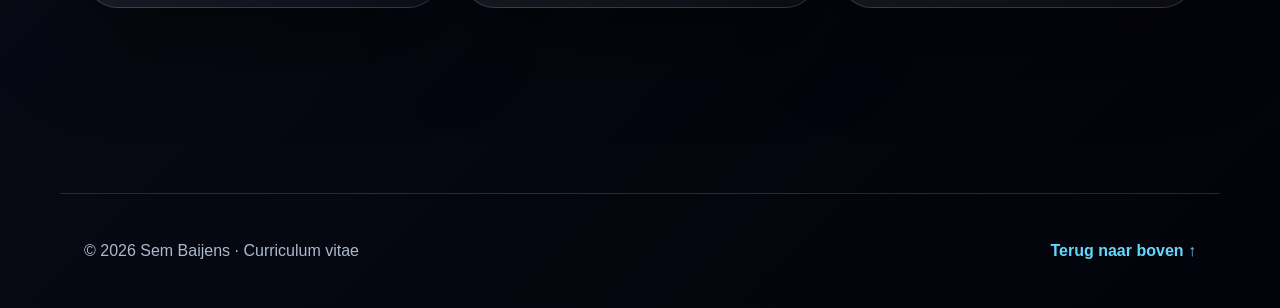
<file: portfolio/cv/cv.html>
<!doctype html>
<html lang="nl">
<head>
  <meta charset="UTF-8" />
  <meta name="viewport" content="width=device-width, initial-scale=1.0" />

  <title>Sem Baijens | Curriculum Vitae</title>

  <link rel="stylesheet" href="assets/cv.css" />
  <link rel="icon" type="image/png" href="assets/Photos's/cv_logo.png?v=2" />
  <script src="cv.js" defer></script>
</head>

<body>
  <div class="page-bg" aria-hidden="true"></div>

  <header class="site-header" id="top">
    <nav class="nav">
      <a href="#top" class="logo">Sem<span>.</span></a>

      <button
        id="dropdown-toggle"
        class="menu-button"
        aria-expanded="false"
        aria-label="Menu openen"
      >
        ☰
      </button>

      <ul id="navbar-links" class="nav-links">
        <li><a href="#profile_">Over mij</a></li>
        <li><a href="#work-experience_">Ervaring</a></li>
        <li><a href="#education_">Opleiding</a></li>
        <li><a href="#skills_">Skills</a></li>
        <li><a href="#contact-info_">Contact</a></li>
      </ul>
    </nav>

    <section class="hero">
      <div class="hero-text">
        <p class="label">Graduaat Programmeren · PXL Hasselt</p>

        <h1>Sem Baijens</h1>

        <h2>
          Beginnend programmeur met focus op C#, HTML en probleemoplossend
          denken.
        </h2>

        <p>
          Ik bouw graag digitale oplossingen die duidelijk, functioneel en
          gebruiksvriendelijk zijn. Elke opdracht zie ik als een kans om beter
          te leren programmeren.
        </p>

        <div class="hero-buttons">
          <a href="#contact-info_" class="btn primary">Contact opnemen</a>
          <a href="#skills_" class="btn secondary">Bekijk skills</a>
        </div>
      </div>

      <aside class="hero-card">
        <div class="image-frame">
          <img
            src="assets/Photos's/profiel_foto.jpg"
            alt="Foto van Sem Baijens"
          />
        </div>

        <h3>Sem Baijens</h3>
        <p>Student Programmeren</p>

        <div class="code-box">
          <span>const focus =</span>
          <strong>"leren & bouwen";</strong>
        </div>
      </aside>
    </section>
  </header>

  <main class="container">
    <section class="section" id="profile_">
      <p class="section-label">Wie ben ik?</p>
      <h2>Over mij</h2>

      <div class="card">
        <p>
          Hoi, ik ben Sem Baijens, een beginnende programmeur die graag nieuwe
          dingen leert. Ik werk graag met C#, HTML en webtechnologie. Ik denk
          oplossingsgericht en vind het belangrijk dat software niet alleen
          werkt, maar ook duidelijk en logisch opgebouwd is.
        </p>
      </div>
    </section>

    <section class="section" id="work-experience_">
      <p class="section-label">Praktijkervaring</p>
      <h2>Ervaring</h2>

      <div class="timeline">
        <article class="timeline-item">
          <span>2023 - heden</span>
          <h3>Studentenjob · Tegelhuuske</h3>
          <p>
            Ik combineer mijn studie met een studentenjob in de horeca. Hierdoor
            leer ik plannen, samenwerken, communiceren en omgaan met drukke
            momenten.
          </p>
        </article>

        <article class="timeline-item">
          <span>2022</span>
          <h3>Stage · Van Daal Engineering</h3>
          <p>
            Tijdens mijn stage werkte ik aan C#-opdrachten en HTML-projecten.
            Ook kreeg ik inzicht in veiligheid, bedrijfsprocessen en werken
            binnen een technische omgeving.
          </p>
        </article>

        <article class="timeline-item">
          <span>2021 - heden</span>
          <h3>Leider jeugdbeweging · GG Geistingen</h3>
          <p>
            Als leider begeleid ik jongeren en werk ik samen met een team aan
            activiteiten en kampen. Deze rol versterkt mijn verantwoordelijkheid,
            communicatie en organisatievermogen.
          </p>
        </article>
      </div>
    </section>

    <section class="section" id="education_">
      <p class="section-label">Mijn leertraject</p>
      <h2>Opleiding</h2>

      <div class="grid">
        <article class="card">
          <h3>Hogeschool PXL</h3>
          <p>Graduaat Programmeren</p>
          <span>2024 - heden · Hasselt</span>
        </article>

        <article class="card">
          <h3>Mosa-RT</h3>
          <p>Industriële ICT</p>
          <span>2021 - 2023 · Maaseik</span>
        </article>

        <article class="card">
          <h3>Mosa-RT</h3>
          <p>Electro Mechanica</p>
          <span>2019 - 2021 · Maaseik</span>
        </article>
      </div>
    </section>

    <section class="section" id="skills_">
      <p class="section-label">Technische basis</p>
      <h2>Vaardigheden</h2>

      <div class="skills-grid">
        <article class="card">
          <h3>Hard skills</h3>

          <div class="tags">
            <span>C#</span>
            <span>HTML</span>
            <span>CSS</span>
            <span>Python</span>
            <span>Probleemanalyse</span>
            <span>Basis webdevelopment</span>
          </div>
        </article>

        <article class="card">
          <h3>Soft skills</h3>

          <div class="tags">
            <span>Samenwerken</span>
            <span>Communicatie</span>
            <span>Leergierig</span>
            <span>Verantwoordelijk</span>
            <span>Detailgericht</span>
            <span>Doorzetten</span>
          </div>
        </article>
      </div>
    </section>

    <section class="section" id="contact-info_">
      <p class="section-label">Laten we verbinden</p>
      <h2>Contact</h2>

      <div class="contact-grid">
        <a class="contact-card" href="tel:0683256823">
          <strong>Telefoon</strong>
          <span>06 83256823</span>
        </a>

        <a class="contact-card" href="mailto:Sem.Baijens@STUDENT.PXL.BE">
          <strong>E-mail</strong>
          <span>Sem.Baijens@STUDENT.PXL.BE</span>
        </a>

        <a
          class="contact-card"
          href="https://www.linkedin.com/in/sem-baijens-a4326633b"
          target="_blank"
        >
          <strong>LinkedIn</strong>
          <span>Sem Baijens</span>
        </a>
      </div>
    </section>
  </main>

  <footer class="footer">
    <p>© 2026 Sem Baijens · Curriculum vitae</p>
    <a href="#top">Terug naar boven ↑</a>
  </footer>
</body>
</html>
</file>
<file: portfolio/assets/portfolio.css>
:root {
  --bg: #05070d;
  --bg-2: #0b1020;
  --panel: rgba(255, 255, 255, 0.07);
  --panel-2: rgba(255, 255, 255, 0.11);
  --line: rgba(255, 255, 255, 0.13);
  --line-strong: rgba(255, 255, 255, 0.22);
  --text: #f7fbff;
  --muted: #aeb9cc;
  --soft: #758198;
  --blue: #64d8ff;
  --violet: #a78bfa;
  --mint: #4ade80;
  --gold: #facc15;
  --danger: #fb7185;
  --radius-lg: 34px;
  --radius-md: 24px;
  --radius-sm: 16px;
  --shadow: 0 28px 90px rgba(0, 0, 0, 0.48);
}

* { box-sizing: border-box; }
html { scroll-behavior: smooth; }
body {
  margin: 0;
  min-height: 100vh;
  font-family: Inter, ui-sans-serif, system-ui, -apple-system, BlinkMacSystemFont, "Segoe UI", sans-serif;
  color: var(--text);
  line-height: 1.75;
  background:
    radial-gradient(circle at 15% 10%, rgba(100, 216, 255, 0.20), transparent 25%),
    radial-gradient(circle at 85% 4%, rgba(167, 139, 250, 0.18), transparent 28%),
    radial-gradient(circle at 50% 60%, rgba(74, 222, 128, 0.07), transparent 32%),
    linear-gradient(135deg, var(--bg), #090d18 48%, #02030a);
  overflow-x: hidden;
}

body::before {
  content: "";
  position: fixed;
  inset: 0;
  z-index: -3;
  background-image:
    linear-gradient(rgba(255,255,255,0.035) 1px, transparent 1px),
    linear-gradient(90deg, rgba(255,255,255,0.035) 1px, transparent 1px);
  background-size: 58px 58px;
  mask-image: radial-gradient(circle at top, black, transparent 76%);
}

body::after {
  content: "";
  position: fixed;
  inset: 0;
  z-index: -2;
  pointer-events: none;
  background:
    linear-gradient(120deg, transparent 0 20%, rgba(100,216,255,0.06) 20% 20.4%, transparent 20.4% 58%, rgba(167,139,250,0.06) 58% 58.4%, transparent 58.4%),
    radial-gradient(circle at 70% 80%, rgba(250,204,21,0.08), transparent 25%);
}

a { color: inherit; }
img { max-width: 100%; display: block; }

.site-header {
  position: sticky;
  top: 0;
  z-index: 99;
  background: rgba(5, 7, 13, 0.74);
  backdrop-filter: blur(24px);
  border-bottom: 1px solid var(--line);
}

.nav-wrapper {
  width: min(1240px, calc(100% - 2rem));
  margin: 0 auto;
  padding: 1rem 0;
  display: flex;
  align-items: center;
  justify-content: space-between;
  gap: 1rem;
}

.logo {
  text-decoration: none;
  font-size: 2.2rem;
  font-weight: 900;
  letter-spacing: -0.09em;
  color: white;
}

.logo span {
  color: #64d8ff;
}

.main-nav {
  display: flex;
  align-items: center;
  justify-content: flex-end;
  flex-wrap: wrap;
  gap: 0.45rem;
}

.main-nav a {
  position: relative;
  text-decoration: none;
  color: var(--muted);
  font-size: 0.88rem;
  font-weight: 800;
  padding: 0.62rem 0.9rem;
  border-radius: 999px;
  transition: 0.25s ease;
}
.main-nav a:hover,
.main-nav a.active {
  color: var(--text);
  background: rgba(255,255,255,0.09);
}
.main-nav a[href="wpl1.html"],
.main-nav a[href="wpl2.html"] {
  color: #06101a;
  background: linear-gradient(135deg, var(--blue), var(--mint));
  box-shadow: 0 10px 30px rgba(100,216,255,0.18);
}

.menu-toggle {
  display: none;
  border: 1px solid var(--line);
  border-radius: 15px;
  background: var(--panel);
  color: var(--text);
  padding: 0.6rem 0.85rem;
  font-size: 1.25rem;
  cursor: pointer;
}

.section {
  position: relative;
  width: min(1180px, calc(100% - 2rem));
  margin: 0 auto;
  padding: 5.2rem 0;
}
.section + .section { padding-top: 2.2rem; }

.hero,
.wpl-hero {
  min-height: 88vh;
  display: grid;
  grid-template-columns: 1.05fr 0.95fr;
  align-items: center;
  gap: clamp(2rem, 6vw, 5rem);
}
.wpl-hero {
  display: flex;
  flex-direction: column;
  justify-content: center;
  align-items: flex-start;
  overflow: visible;
}
.wpl-hero::before {
  content: "";
  position: absolute;
  width: min(820px, 90vw);
  aspect-ratio: 1;
  right: -18%;
  top: 8%;
  border-radius: 50%;
  background:
    radial-gradient(circle at 30% 28%, rgba(100,216,255,0.38), transparent 24%),
    radial-gradient(circle at 66% 72%, rgba(167,139,250,0.26), transparent 28%),
    radial-gradient(circle, rgba(255,255,255,0.035), transparent 62%);
  filter: blur(60px);
  opacity: 0.85;
  z-index: -1;
}

.eyebrow {
  margin: 0 0 1rem;
  color: var(--blue);
  text-transform: uppercase;
  letter-spacing: 0.19em;
  font-size: 0.78rem;
  font-weight: 900;
}

h1, h2, h3, h4 { margin: 0; line-height: 1.05; }
h1 {
  max-width: 900px;
  font-size: clamp(4rem, 10vw, 8.6rem);
  letter-spacing: -0.095em;
  background: linear-gradient(135deg, #fff, #c8f4ff 48%, #b7a7ff);
  -webkit-background-clip: text;
  color: transparent;
}
h2 {
  font-size: clamp(2.3rem, 5.5vw, 4.8rem);
  letter-spacing: -0.07em;
}
h3 { font-size: clamp(1.45rem, 3vw, 2rem); letter-spacing: -0.035em; }
h4 { font-size: 1.15rem; }

p, li { color: var(--muted); }
ul { padding-left: 1.2rem; }

.hero-content p:not(.eyebrow),
.wpl-hero p:not(.eyebrow) {
  max-width: 760px;
  color: #cbd5e1;
  font-size: clamp(1.05rem, 2.2vw, 1.35rem);
}

.hero-actions { display: flex; gap: 1rem; flex-wrap: wrap; margin-top: 2rem; }
.btn {
  display: inline-flex;
  align-items: center;
  justify-content: center;
  gap: 0.5rem;
  min-height: 48px;
  padding: 0.85rem 1.25rem;
  border-radius: 999px;
  font-weight: 900;
  text-decoration: none;
  transition: transform 0.25s ease, border-color 0.25s ease, background 0.25s ease;
}
.btn:hover { transform: translateY(-3px); }
.btn-primary {
  color: #06101a;
  background: linear-gradient(135deg, var(--blue), var(--mint));
  box-shadow: 0 18px 50px rgba(100,216,255,0.22);
}
.btn-outline {
  background: rgba(255,255,255,0.06);
  color: var(--text);
  border: 1px solid var(--line-strong);
}

.hero-card,
.glass-card,
.cta-card,
.accordion,
.project-card,
.featured-project,
.contact-item,
.wpl-block,
.free-card,
.reflection-card,
.highlight-card,
.project-description-card {
  background:
    linear-gradient(145deg, rgba(255,255,255,0.105), rgba(255,255,255,0.035));
  border: 1px solid var(--line);
  border-radius: var(--radius-lg);
  box-shadow: var(--shadow);
  backdrop-filter: blur(20px);
}

.hero-side { width: 100%; }
.hero-card { overflow: hidden; transform: rotate(1.5deg); }
.code-window { padding: clamp(1rem, 3vw, 2rem); }
.window-dots { display: flex; gap: 0.45rem; margin-bottom: 1.2rem; }
.window-dots span { width: 12px; height: 12px; border-radius: 999px; background: var(--blue); }
.window-dots span:nth-child(2) { background: var(--violet); }
.window-dots span:nth-child(3) { background: var(--mint); }
.code-profile { display: grid; grid-template-columns: 170px 1fr; align-items: center; gap: 1.5rem; }
.profile-image {
  width: 170px;
  height: 170px;
  object-fit: cover;
  border-radius: 36% 64% 54% 46% / 42% 38% 62% 58%;
  border: 3px solid rgba(100,216,255,0.45);
  box-shadow: 0 20px 55px rgba(100,216,255,0.17);
}
pre { margin: 0; white-space: pre-wrap; color: #def7ff; }
code { font-family: Consolas, Monaco, monospace; font-size: 0.95rem; }

.section-heading {
  display: flex;
  justify-content: space-between;
  align-items: end;
  gap: 1.5rem;
  margin-bottom: 1.5rem;
}
.section-heading::after {
  content: "";
  flex: 1;
  height: 1px;
  min-width: 80px;
  background: linear-gradient(90deg, rgba(100,216,255,0.55), transparent);
  margin-bottom: 0.55rem;
}

.glass-card,
.cta-card { padding: clamp(1.4rem, 3vw, 2.2rem); }
.cta-card { display: flex; align-items: center; justify-content: space-between; gap: 1rem; flex-wrap: wrap; }

.accordion-list { display: grid; gap: 1rem; }
.accordion { overflow: hidden; }
.accordion-header {
  width: 100%;
  display: flex;
  justify-content: space-between;
  align-items: center;
  gap: 1rem;
  border: 0;
  cursor: pointer;
  color: var(--text);
  background: transparent;
  padding: 1.25rem 1.45rem;
  text-align: left;
  font: inherit;
  font-weight: 900;
}
.accordion-header span { color: var(--blue); font-size: 1.45rem; transition: 0.3s ease; }
.accordion-content {
  max-height: 0;
  overflow: hidden;
  padding: 0 1.45rem;
  transition: max-height 0.42s ease, padding 0.42s ease;
}
.accordion.open .accordion-content {
  max-height: 86vh;
  overflow-y: auto;
  padding: 0 1.45rem 1.45rem;
}
.accordion.open .accordion-header span { transform: rotate(45deg); }
.accordion-content::-webkit-scrollbar { width: 10px; }
.accordion-content::-webkit-scrollbar-track { background: rgba(255,255,255,0.04); }
.accordion-content::-webkit-scrollbar-thumb { background: rgba(100,216,255,0.42); border-radius: 999px; }

.table-wrapper { overflow-x: auto; border-radius: var(--radius-md); }
table { width: 100%; min-width: 720px; border-collapse: collapse; overflow: hidden; }
th, td { padding: 1rem; border-bottom: 1px solid rgba(255,255,255,0.08); }
th { color: #06101a; background: linear-gradient(135deg, var(--blue), var(--mint)); text-align: left; }
tr:hover td { background: rgba(255,255,255,0.04); }

.project-grid { display: grid; grid-template-columns: repeat(3, 1fr); gap: 1.2rem; }
.project-card { overflow: hidden; padding: 1rem; transition: 0.28s ease; }
.project-card:hover,
.contact-item:hover,
.free-card:hover,
.highlight-card:hover,
.project-description-card:hover { transform: translateY(-7px); border-color: rgba(100,216,255,0.36); background: var(--panel-2); }
.project-card img {
  width: 100%;
  aspect-ratio: 16 / 10;
  object-fit: contain;
  padding: 1.1rem;
  border-radius: 26px;
  background: radial-gradient(circle at top left, rgba(100,216,255,0.12), transparent 42%), rgba(0,0,0,0.22);
  border: 1px solid rgba(255,255,255,0.08);
}
.project-card div { padding: 1rem 0.35rem 0.35rem; }
.project-card a { color: var(--blue); font-weight: 900; text-decoration: none; }

.featured-project {
  position: relative;
  overflow: hidden;
  padding: clamp(1.2rem, 3vw, 2.4rem);
  display: grid;
  grid-template-columns: 1fr 1fr;
  align-items: center;
  gap: 1.5rem;
}
.featured-project::before,
.wpl-block::before,
.modern-project::before {
  content: "";
  position: absolute;
  inset: 0;
  pointer-events: none;
  background: radial-gradient(circle at top right, rgba(100,216,255,0.13), transparent 34%);
}

.carousel,
.project-carousel {
  position: relative;
  overflow: hidden;
  border-radius: 30px;
  background: #02040a;
  border: 1px solid rgba(255,255,255,0.12);
}
.carousel-inner,
.carousel-track { display: flex; transition: transform 0.45s ease; }
.carousel-item,
.carousel-track img {
  min-width: 100%;
  height: clamp(260px, 38vw, 520px);
  object-fit: contain;
  padding: clamp(1rem, 3vw, 2rem);
  background:
    radial-gradient(circle at 30% 10%, rgba(100,216,255,0.12), transparent 35%),
    #02040a;
}
.carousel-button,
.carousel-btn {
  position: absolute;
  top: 50%;
  transform: translateY(-50%);
  z-index: 5;
  width: 50px;
  height: 50px;
  border: 1px solid rgba(255,255,255,0.2);
  border-radius: 999px;
  color: var(--text);
  background: rgba(5,7,13,0.72);
  backdrop-filter: blur(14px);
  font-size: 1.8rem;
  cursor: pointer;
}
.carousel-button.prev,
.carousel-btn.prev { left: 14px; }
.carousel-button.next,
.carousel-btn.next { right: 14px; }

.wpl-block { position: relative; padding: clamp(1.2rem, 3vw, 2rem); overflow: hidden; }
.wpl-title { margin-bottom: 1.2rem; }
.wpl-title h3 { color: #fff; }
.wpl-title p { margin: 0.5rem 0 0; }

.tech-stack,
.modern-stack {
  display: flex;
  flex-wrap: wrap;
  justify-content: center;
  gap: 0.75rem;
  margin: 1.5rem 0;
}
.tech-stack span,
.modern-stack span {
  display: inline-flex;
  align-items: center;
  padding: 0.72rem 1rem;
  border-radius: 999px;
  color: #eafaff;
  font-size: 0.85rem;
  font-weight: 900;
  background: rgba(255,255,255,0.08);
  border: 1px solid rgba(255,255,255,0.15);
}

.modern-project { display: block; }
.project-top { display: grid; grid-template-columns: 1fr auto; gap: 1.5rem; align-items: start; position: relative; z-index: 1; }
.project-title-content h2 { max-width: 780px; }
.project-intro { max-width: 700px; }
.project-status,
.reflection-badge {
  padding: 0.75rem 1rem;
  border-radius: 999px;
  color: #081018;
  font-weight: 900;
  white-space: nowrap;
  background: linear-gradient(135deg, var(--mint), var(--blue));
}
.status-dot { display: inline-block; width: 0.65rem; height: 0.65rem; border-radius: 50%; background: #081018; margin-right: 0.35rem; }

.project-description-grid,
.free-grid { display: grid; grid-template-columns: repeat(2, minmax(0, 1fr)); gap: 1.2rem; }
.project-description-card,
.free-card { padding: clamp(1.3rem, 3vw, 2rem); transition: 0.28s ease; }
.feature-list { display: grid; grid-template-columns: repeat(2, 1fr); gap: 0.8rem; margin: 1.4rem 0; }
.feature-list span {
  border-radius: 16px;
  padding: 0.85rem;
  color: #eafaff;
  background: rgba(255,255,255,0.06);
  border: 1px solid rgba(255,255,255,0.09);
}
.full-btn { width: 100%; }
.card-icon {
  width: 82px;
  height: 82px;
  display: grid;
  place-items: center;
  margin-bottom: 1rem;
  border-radius: 26px;
  background: rgba(255,255,255,0.08);
  border: 1px solid rgba(255,255,255,0.12);
}
.card-icon img { width: 70%; height: 70%; object-fit: contain; }

.project-highlights { display: grid; grid-template-columns: repeat(4, 1fr); gap: 1rem; }
.highlight-card {
  position: relative;
  overflow: hidden;
  padding: 1.35rem;
  transition: 0.28s ease;
}
.highlight-icon {
  width: 58px;
  height: 58px;
  display: grid;
  place-items: center;
  border-radius: 20px;
  font-size: 1.7rem;
  margin-bottom: 1rem;
  background: rgba(100,216,255,0.12);
  border: 1px solid rgba(100,216,255,0.18);
}
.highlight-content p,
.highlight-card p { margin-bottom: 0; }

.reflection-card { padding: clamp(1.4rem, 4vw, 3rem); }
.reflection-header { display: flex; justify-content: space-between; align-items: center; gap: 1rem; margin-bottom: 2rem; }
.reflection-grid { display: grid; grid-template-columns: repeat(2, 1fr); gap: 1rem; }
.reflection-block {
  padding: 1.4rem;
  border-radius: var(--radius-md);
  background: rgba(255,255,255,0.045);
  border: 1px solid rgba(255,255,255,0.08);
}

.contact-grid { display: grid; grid-template-columns: repeat(3, 1fr); gap: 1rem; }
.contact-item {
  display: grid;
  gap: 0.25rem;
  place-items: center;
  min-height: 170px;
  padding: 1.5rem;
  text-align: center;
  text-decoration: none;
  transition: 0.28s ease;
}
.contact-item span { font-size: 2.2rem; }
.contact-item small { color: var(--muted); overflow-wrap: anywhere; }

.site-footer {
  width: min(1180px, calc(100% - 2rem));
  margin: 0 auto;
  padding: 2.5rem 0;
  color: var(--muted);
  text-align: center;
  border-top: 1px solid var(--line);
}

.reveal { opacity: 0; transform: translateY(28px); transition: 0.75s ease; }
.reveal.visible { opacity: 1; transform: translateY(0); }

@media (max-width: 980px) {
  .menu-toggle { display: block; }
  .nav-wrapper { flex-wrap: wrap; }
  .main-nav { display: none; width: 100%; flex-direction: column; align-items: stretch; }
  .main-nav.open { display: flex; }
  .main-nav a { text-align: center; }
  .hero,
  .wpl-hero,
  .featured-project,
  .project-top { grid-template-columns: 1fr; }
  .project-grid,
  .project-highlights,
  .project-description-grid,
  .free-grid,
  .reflection-grid,
  .contact-grid { grid-template-columns: 1fr; }
  .section-heading { display: block; }
  .section-heading::after { display: none; }
  .code-profile { grid-template-columns: 1fr; justify-items: center; text-align: left; }
  .profile-image { width: 145px; height: 145px; }
  h1 { font-size: clamp(3.4rem, 16vw, 5.8rem); }
  .section { padding: 3.6rem 0; }
  .hero-card { transform: none; }
  .feature-list { grid-template-columns: 1fr; }
}

.page-noise {
  position: fixed;
  inset: 0;
  pointer-events: none;
  z-index: -1;
  opacity: 0.42;
  background-image: radial-gradient(rgba(255,255,255,0.15) 0.7px, transparent 0.7px);
  background-size: 22px 22px;
  mask-image: linear-gradient(to bottom, black, transparent 88%);
}

.hero-metrics,
.wpl-hero-panel {
  display: flex;
  flex-wrap: wrap;
  gap: 0.8rem;
  margin-top: 1.5rem;
}

.hero-metrics span,
.wpl-hero-panel span {
  padding: 0.75rem 1rem;
  border-radius: 999px;
  color: #eafaff;
  background: rgba(255,255,255,0.08);
  border: 1px solid rgba(255,255,255,0.15);
  font-weight: 900;
}

.wpl-hero-panel {
  margin-top: 2rem;
}

.reflection-text {
  display: flex;
  flex-direction: column;
  gap: 0.2rem;
}

.reflection-text h3 {
  margin: 1rem 0 0.4rem;
  color: var(--blue);
}

.reflection-text p {
  margin: 0 0 0.5rem;
  line-height: 1.55;
}

.reflection-download {
  white-space: nowrap;
}

@media (max-width: 850px) {
  .reflection-header {
    flex-direction: column;
    align-items: flex-start;
  }

  .reflection-download {
    width: 100%;
  }
}
</file>
<file: portfolio_volledig/assets/portfolio.css>
:root {
  --bg: #05070d;
  --bg-2: #0b1020;
  --panel: rgba(255, 255, 255, 0.07);
  --panel-2: rgba(255, 255, 255, 0.11);
  --line: rgba(255, 255, 255, 0.13);
  --line-strong: rgba(255, 255, 255, 0.22);
  --text: #f7fbff;
  --muted: #aeb9cc;
  --soft: #758198;
  --blue: #64d8ff;
  --violet: #a78bfa;
  --mint: #4ade80;
  --gold: #facc15;
  --danger: #fb7185;
  --radius-lg: 34px;
  --radius-md: 24px;
  --radius-sm: 16px;
  --shadow: 0 28px 90px rgba(0, 0, 0, 0.48);
}

* { box-sizing: border-box; }
html { scroll-behavior: smooth; }
body {
  margin: 0;
  min-height: 100vh;
  font-family: Inter, ui-sans-serif, system-ui, -apple-system, BlinkMacSystemFont, "Segoe UI", sans-serif;
  color: var(--text);
  line-height: 1.75;
  background:
    radial-gradient(circle at 15% 10%, rgba(100, 216, 255, 0.20), transparent 25%),
    radial-gradient(circle at 85% 4%, rgba(167, 139, 250, 0.18), transparent 28%),
    radial-gradient(circle at 50% 60%, rgba(74, 222, 128, 0.07), transparent 32%),
    linear-gradient(135deg, var(--bg), #090d18 48%, #02030a);
  overflow-x: hidden;
}

body::before {
  content: "";
  position: fixed;
  inset: 0;
  z-index: -3;
  background-image:
    linear-gradient(rgba(255,255,255,0.035) 1px, transparent 1px),
    linear-gradient(90deg, rgba(255,255,255,0.035) 1px, transparent 1px);
  background-size: 58px 58px;
  mask-image: radial-gradient(circle at top, black, transparent 76%);
}

body::after {
  content: "";
  position: fixed;
  inset: 0;
  z-index: -2;
  pointer-events: none;
  background:
    linear-gradient(120deg, transparent 0 20%, rgba(100,216,255,0.06) 20% 20.4%, transparent 20.4% 58%, rgba(167,139,250,0.06) 58% 58.4%, transparent 58.4%),
    radial-gradient(circle at 70% 80%, rgba(250,204,21,0.08), transparent 25%);
}

a { color: inherit; }
img { max-width: 100%; display: block; }

.site-header {
  position: sticky;
  top: 0;
  z-index: 99;
  background: rgba(5, 7, 13, 0.74);
  backdrop-filter: blur(24px);
  border-bottom: 1px solid var(--line);
}

.nav-wrapper {
  width: min(1240px, calc(100% - 2rem));
  margin: 0 auto;
  padding: 1rem 0;
  display: flex;
  align-items: center;
  justify-content: space-between;
  gap: 1rem;
}

.logo {
  text-decoration: none;
  font-size: 2.2rem;
  font-weight: 900;
  letter-spacing: -0.09em;
  color: white;
}

.logo span {
  color: #64d8ff;
}

.main-nav {
  display: flex;
  align-items: center;
  justify-content: flex-end;
  flex-wrap: wrap;
  gap: 0.45rem;
}

.main-nav a {
  position: relative;
  text-decoration: none;
  color: var(--muted);
  font-size: 0.88rem;
  font-weight: 800;
  padding: 0.62rem 0.9rem;
  border-radius: 999px;
  transition: 0.25s ease;
}
.main-nav a:hover,
.main-nav a.active {
  color: var(--text);
  background: rgba(255,255,255,0.09);
}
.main-nav a[href="wpl1.html"],
.main-nav a[href="wpl2.html"] {
  color: #06101a;
  background: linear-gradient(135deg, var(--blue), var(--mint));
  box-shadow: 0 10px 30px rgba(100,216,255,0.18);
}

.menu-toggle {
  display: none;
  border: 1px solid var(--line);
  border-radius: 15px;
  background: var(--panel);
  color: var(--text);
  padding: 0.6rem 0.85rem;
  font-size: 1.25rem;
  cursor: pointer;
}

.section {
  position: relative;
  width: min(1180px, calc(100% - 2rem));
  margin: 0 auto;
  padding: 5.2rem 0;
}
.section + .section { padding-top: 2.2rem; }

.hero,
.wpl-hero {
  min-height: 88vh;
  display: grid;
  grid-template-columns: 1.05fr 0.95fr;
  align-items: center;
  gap: clamp(2rem, 6vw, 5rem);
}
.wpl-hero {
  display: flex;
  flex-direction: column;
  justify-content: center;
  align-items: flex-start;
  overflow: visible;
}
.wpl-hero::before {
  content: "";
  position: absolute;
  width: min(820px, 90vw);
  aspect-ratio: 1;
  right: -18%;
  top: 8%;
  border-radius: 50%;
  background:
    radial-gradient(circle at 30% 28%, rgba(100,216,255,0.38), transparent 24%),
    radial-gradient(circle at 66% 72%, rgba(167,139,250,0.26), transparent 28%),
    radial-gradient(circle, rgba(255,255,255,0.035), transparent 62%);
  filter: blur(60px);
  opacity: 0.85;
  z-index: -1;
}

.eyebrow {
  margin: 0 0 1rem;
  color: var(--blue);
  text-transform: uppercase;
  letter-spacing: 0.19em;
  font-size: 0.78rem;
  font-weight: 900;
}

h1, h2, h3, h4 { margin: 0; line-height: 1.05; }
h1 {
  max-width: 900px;
  font-size: clamp(4rem, 10vw, 8.6rem);
  letter-spacing: -0.095em;
  background: linear-gradient(135deg, #fff, #c8f4ff 48%, #b7a7ff);
  -webkit-background-clip: text;
  color: transparent;
}
h2 {
  font-size: clamp(2.3rem, 5.5vw, 4.8rem);
  letter-spacing: -0.07em;
}
h3 { font-size: clamp(1.45rem, 3vw, 2rem); letter-spacing: -0.035em; }
h4 { font-size: 1.15rem; }

p, li { color: var(--muted); }
ul { padding-left: 1.2rem; }

.hero-content p:not(.eyebrow),
.wpl-hero p:not(.eyebrow) {
  max-width: 760px;
  color: #cbd5e1;
  font-size: clamp(1.05rem, 2.2vw, 1.35rem);
}

.hero-actions { display: flex; gap: 1rem; flex-wrap: wrap; margin-top: 2rem; }
.btn {
  display: inline-flex;
  align-items: center;
  justify-content: center;
  gap: 0.5rem;
  min-height: 48px;
  padding: 0.85rem 1.25rem;
  border-radius: 999px;
  font-weight: 900;
  text-decoration: none;
  transition: transform 0.25s ease, border-color 0.25s ease, background 0.25s ease;
}
.btn:hover { transform: translateY(-3px); }
.btn-primary {
  color: #06101a;
  background: linear-gradient(135deg, var(--blue), var(--mint));
  box-shadow: 0 18px 50px rgba(100,216,255,0.22);
}
.btn-outline {
  background: rgba(255,255,255,0.06);
  color: var(--text);
  border: 1px solid var(--line-strong);
}

.hero-card,
.glass-card,
.cta-card,
.accordion,
.project-card,
.featured-project,
.contact-item,
.wpl-block,
.free-card,
.reflection-card,
.highlight-card,
.project-description-card {
  background:
    linear-gradient(145deg, rgba(255,255,255,0.105), rgba(255,255,255,0.035));
  border: 1px solid var(--line);
  border-radius: var(--radius-lg);
  box-shadow: var(--shadow);
  backdrop-filter: blur(20px);
}

.hero-side { width: 100%; }
.hero-card { overflow: hidden; transform: rotate(1.5deg); }
.code-window { padding: clamp(1rem, 3vw, 2rem); }
.window-dots { display: flex; gap: 0.45rem; margin-bottom: 1.2rem; }
.window-dots span { width: 12px; height: 12px; border-radius: 999px; background: var(--blue); }
.window-dots span:nth-child(2) { background: var(--violet); }
.window-dots span:nth-child(3) { background: var(--mint); }
.code-profile { display: grid; grid-template-columns: 170px 1fr; align-items: center; gap: 1.5rem; }
.profile-image {
  width: 170px;
  height: 170px;
  object-fit: cover;
  border-radius: 36% 64% 54% 46% / 42% 38% 62% 58%;
  border: 3px solid rgba(100,216,255,0.45);
  box-shadow: 0 20px 55px rgba(100,216,255,0.17);
}
pre { margin: 0; white-space: pre-wrap; color: #def7ff; }
code { font-family: Consolas, Monaco, monospace; font-size: 0.95rem; }

.section-heading {
  display: flex;
  justify-content: space-between;
  align-items: end;
  gap: 1.5rem;
  margin-bottom: 1.5rem;
}
.section-heading::after {
  content: "";
  flex: 1;
  height: 1px;
  min-width: 80px;
  background: linear-gradient(90deg, rgba(100,216,255,0.55), transparent);
  margin-bottom: 0.55rem;
}

.glass-card,
.cta-card { padding: clamp(1.4rem, 3vw, 2.2rem); }
.cta-card { display: flex; align-items: center; justify-content: space-between; gap: 1rem; flex-wrap: wrap; }

.accordion-list { display: grid; gap: 1rem; }
.accordion { overflow: hidden; }
.accordion-header {
  width: 100%;
  display: flex;
  justify-content: space-between;
  align-items: center;
  gap: 1rem;
  border: 0;
  cursor: pointer;
  color: var(--text);
  background: transparent;
  padding: 1.25rem 1.45rem;
  text-align: left;
  font: inherit;
  font-weight: 900;
}
.accordion-header span { color: var(--blue); font-size: 1.45rem; transition: 0.3s ease; }
.accordion-content {
  max-height: 0;
  overflow: hidden;
  padding: 0 1.45rem;
  transition: max-height 0.42s ease, padding 0.42s ease;
}
.accordion.open .accordion-content {
  max-height: 86vh;
  overflow-y: auto;
  padding: 0 1.45rem 1.45rem;
}
.accordion.open .accordion-header span { transform: rotate(45deg); }
.accordion-content::-webkit-scrollbar { width: 10px; }
.accordion-content::-webkit-scrollbar-track { background: rgba(255,255,255,0.04); }
.accordion-content::-webkit-scrollbar-thumb { background: rgba(100,216,255,0.42); border-radius: 999px; }

.table-wrapper { overflow-x: auto; border-radius: var(--radius-md); }
table { width: 100%; min-width: 720px; border-collapse: collapse; overflow: hidden; }
th, td { padding: 1rem; border-bottom: 1px solid rgba(255,255,255,0.08); }
th { color: #06101a; background: linear-gradient(135deg, var(--blue), var(--mint)); text-align: left; }
tr:hover td { background: rgba(255,255,255,0.04); }

.project-grid { display: grid; grid-template-columns: repeat(3, 1fr); gap: 1.2rem; }
.project-card { overflow: hidden; padding: 1rem; transition: 0.28s ease; }
.project-card:hover,
.contact-item:hover,
.free-card:hover,
.highlight-card:hover,
.project-description-card:hover { transform: translateY(-7px); border-color: rgba(100,216,255,0.36); background: var(--panel-2); }
.project-card img {
  width: 100%;
  aspect-ratio: 16 / 10;
  object-fit: contain;
  padding: 1.1rem;
  border-radius: 26px;
  background: radial-gradient(circle at top left, rgba(100,216,255,0.12), transparent 42%), rgba(0,0,0,0.22);
  border: 1px solid rgba(255,255,255,0.08);
}
.project-card div { padding: 1rem 0.35rem 0.35rem; }
.project-card a { color: var(--blue); font-weight: 900; text-decoration: none; }

.featured-project {
  position: relative;
  overflow: hidden;
  padding: clamp(1.2rem, 3vw, 2.4rem);
  display: grid;
  grid-template-columns: 1fr 1fr;
  align-items: center;
  gap: 1.5rem;
}
.featured-project::before,
.wpl-block::before,
.modern-project::before {
  content: "";
  position: absolute;
  inset: 0;
  pointer-events: none;
  background: radial-gradient(circle at top right, rgba(100,216,255,0.13), transparent 34%);
}

.carousel,
.project-carousel {
  position: relative;
  overflow: hidden;
  border-radius: 30px;
  background: #02040a;
  border: 1px solid rgba(255,255,255,0.12);
}
.carousel-inner,
.carousel-track { display: flex; transition: transform 0.45s ease; }
.carousel-item,
.carousel-track img {
  min-width: 100%;
  height: clamp(260px, 38vw, 520px);
  object-fit: contain;
  padding: clamp(1rem, 3vw, 2rem);
  background:
    radial-gradient(circle at 30% 10%, rgba(100,216,255,0.12), transparent 35%),
    #02040a;
}
.carousel-button,
.carousel-btn {
  position: absolute;
  top: 50%;
  transform: translateY(-50%);
  z-index: 5;
  width: 50px;
  height: 50px;
  border: 1px solid rgba(255,255,255,0.2);
  border-radius: 999px;
  color: var(--text);
  background: rgba(5,7,13,0.72);
  backdrop-filter: blur(14px);
  font-size: 1.8rem;
  cursor: pointer;
}
.carousel-button.prev,
.carousel-btn.prev { left: 14px; }
.carousel-button.next,
.carousel-btn.next { right: 14px; }

.wpl-block { position: relative; padding: clamp(1.2rem, 3vw, 2rem); overflow: hidden; }
.wpl-title { margin-bottom: 1.2rem; }
.wpl-title h3 { color: #fff; }
.wpl-title p { margin: 0.5rem 0 0; }

.tech-stack,
.modern-stack {
  display: flex;
  flex-wrap: wrap;
  justify-content: center;
  gap: 0.75rem;
  margin: 1.5rem 0;
}
.tech-stack span,
.modern-stack span {
  display: inline-flex;
  align-items: center;
  padding: 0.72rem 1rem;
  border-radius: 999px;
  color: #eafaff;
  font-size: 0.85rem;
  font-weight: 900;
  background: rgba(255,255,255,0.08);
  border: 1px solid rgba(255,255,255,0.15);
}

.modern-project { display: block; }
.project-top { display: grid; grid-template-columns: 1fr auto; gap: 1.5rem; align-items: start; position: relative; z-index: 1; }
.project-title-content h2 { max-width: 780px; }
.project-intro { max-width: 700px; }
.project-status,
.reflection-badge {
  padding: 0.75rem 1rem;
  border-radius: 999px;
  color: #081018;
  font-weight: 900;
  white-space: nowrap;
  background: linear-gradient(135deg, var(--mint), var(--blue));
}
.status-dot { display: inline-block; width: 0.65rem; height: 0.65rem; border-radius: 50%; background: #081018; margin-right: 0.35rem; }

.project-description-grid,
.free-grid { display: grid; grid-template-columns: repeat(2, minmax(0, 1fr)); gap: 1.2rem; }
.project-description-card,
.free-card { padding: clamp(1.3rem, 3vw, 2rem); transition: 0.28s ease; }
.feature-list { display: grid; grid-template-columns: repeat(2, 1fr); gap: 0.8rem; margin: 1.4rem 0; }
.feature-list span {
  border-radius: 16px;
  padding: 0.85rem;
  color: #eafaff;
  background: rgba(255,255,255,0.06);
  border: 1px solid rgba(255,255,255,0.09);
}
.full-btn { width: 100%; }
.card-icon {
  width: 82px;
  height: 82px;
  display: grid;
  place-items: center;
  margin-bottom: 1rem;
  border-radius: 26px;
  background: rgba(255,255,255,0.08);
  border: 1px solid rgba(255,255,255,0.12);
}
.card-icon img { width: 70%; height: 70%; object-fit: contain; }

.project-highlights { display: grid; grid-template-columns: repeat(4, 1fr); gap: 1rem; }
.highlight-card {
  position: relative;
  overflow: hidden;
  padding: 1.35rem;
  transition: 0.28s ease;
}
.highlight-icon {
  width: 58px;
  height: 58px;
  display: grid;
  place-items: center;
  border-radius: 20px;
  font-size: 1.7rem;
  margin-bottom: 1rem;
  background: rgba(100,216,255,0.12);
  border: 1px solid rgba(100,216,255,0.18);
}
.highlight-content p,
.highlight-card p { margin-bottom: 0; }

.reflection-card { padding: clamp(1.4rem, 4vw, 3rem); }
.reflection-header { display: flex; justify-content: space-between; align-items: center; gap: 1rem; margin-bottom: 2rem; }
.reflection-grid { display: grid; grid-template-columns: repeat(2, 1fr); gap: 1rem; }
.reflection-block {
  padding: 1.4rem;
  border-radius: var(--radius-md);
  background: rgba(255,255,255,0.045);
  border: 1px solid rgba(255,255,255,0.08);
}

.contact-grid { display: grid; grid-template-columns: repeat(3, 1fr); gap: 1rem; }
.contact-item {
  display: grid;
  gap: 0.25rem;
  place-items: center;
  min-height: 170px;
  padding: 1.5rem;
  text-align: center;
  text-decoration: none;
  transition: 0.28s ease;
}
.contact-item span { font-size: 2.2rem; }
.contact-item small { color: var(--muted); overflow-wrap: anywhere; }

.site-footer {
  width: min(1180px, calc(100% - 2rem));
  margin: 0 auto;
  padding: 2.5rem 0;
  color: var(--muted);
  text-align: center;
  border-top: 1px solid var(--line);
}

.reveal { opacity: 0; transform: translateY(28px); transition: 0.75s ease; }
.reveal.visible { opacity: 1; transform: translateY(0); }

@media (max-width: 980px) {
  .menu-toggle { display: block; }
  .nav-wrapper { flex-wrap: wrap; }
  .main-nav { display: none; width: 100%; flex-direction: column; align-items: stretch; }
  .main-nav.open { display: flex; }
  .main-nav a { text-align: center; }
  .hero,
  .wpl-hero,
  .featured-project,
  .project-top { grid-template-columns: 1fr; }
  .project-grid,
  .project-highlights,
  .project-description-grid,
  .free-grid,
  .reflection-grid,
  .contact-grid { grid-template-columns: 1fr; }
  .section-heading { display: block; }
  .section-heading::after { display: none; }
  .code-profile { grid-template-columns: 1fr; justify-items: center; text-align: left; }
  .profile-image { width: 145px; height: 145px; }
  h1 { font-size: clamp(3.4rem, 16vw, 5.8rem); }
  .section { padding: 3.6rem 0; }
  .hero-card { transform: none; }
  .feature-list { grid-template-columns: 1fr; }
}

.page-noise {
  position: fixed;
  inset: 0;
  pointer-events: none;
  z-index: -1;
  opacity: 0.42;
  background-image: radial-gradient(rgba(255,255,255,0.15) 0.7px, transparent 0.7px);
  background-size: 22px 22px;
  mask-image: linear-gradient(to bottom, black, transparent 88%);
}

.hero-metrics,
.wpl-hero-panel {
  display: flex;
  flex-wrap: wrap;
  gap: 0.8rem;
  margin-top: 1.5rem;
}

.hero-metrics span,
.wpl-hero-panel span {
  padding: 0.75rem 1rem;
  border-radius: 999px;
  color: #eafaff;
  background: rgba(255,255,255,0.08);
  border: 1px solid rgba(255,255,255,0.15);
  font-weight: 900;
}

.wpl-hero-panel {
  margin-top: 2rem;
}
</file>
<file: portfolio/cv/assets/cv.css>
:root {
  --bg: #05070d;
  --bg-soft: #0b1020;
  --panel: rgba(255, 255, 255, 0.075);
  --panel-strong: rgba(255, 255, 255, 0.12);
  --text: #f8fafc;
  --muted: #aeb9cc;
  --blue: #64d8ff;
  --violet: #a78bfa;
  --mint: #4ade80;
  --border: rgba(255,255,255,0.14);
  --border-strong: rgba(255,255,255,0.24);
  --shadow: 0 28px 90px rgba(0,0,0,0.5);
  --radius-lg: 34px;
  --radius-md: 24px;
}

* {
  box-sizing: border-box;
}

html {
  scroll-behavior: smooth;
}

body {
  margin: 0;
  min-height: 100vh;
  font-family: Inter, Arial, sans-serif;
  color: var(--text);
  background:
    radial-gradient(circle at 12% 8%, rgba(100,216,255,0.18), transparent 26%),
    radial-gradient(circle at 86% 12%, rgba(167,139,250,0.16), transparent 28%),
    linear-gradient(135deg, var(--bg), #090d18 52%, #02030a);
  overflow-x: hidden;
}

.page-bg {
  position: fixed;
  inset: 0;
  z-index: -1;
  pointer-events: none;
  background-image:
    linear-gradient(rgba(255,255,255,0.035) 1px, transparent 1px),
    linear-gradient(90deg, rgba(255,255,255,0.035) 1px, transparent 1px);
  background-size: 60px 60px;
  mask-image: radial-gradient(circle at top, black, transparent 78%);
}

a {
  color: inherit;
}

img {
  max-width: 100%;
  display: block;
}

/* HEADER */

.site-header {
  min-height: 100vh;
  padding: 24px;
}

.nav {
  position: sticky;
  top: 18px;
  z-index: 1000;

  max-width: 1160px;
  margin: 0 auto;
  padding: 14px 18px;

  display: flex;
  justify-content: space-between;
  align-items: center;
  gap: 1rem;

  border-radius: 24px;
  border: 1px solid var(--border);

  background:
    linear-gradient(145deg, rgba(255,255,255,0.105), rgba(255,255,255,0.035));

  backdrop-filter: blur(22px);
  box-shadow: 0 18px 55px rgba(0,0,0,0.35);
}

.logo {
  text-decoration: none;
  font-size: 2rem;
  font-weight: 900;
  letter-spacing: -0.09em;
  color: white;
}

.logo span {
  color: var(--blue);
  text-shadow: 0 0 18px rgba(100,216,255,0.7);
}

/* NAV */

.nav-links {
  display: flex;
  align-items: center;
  gap: 0.45rem;

  list-style: none;
  margin: 0;
  padding: 0;
}

.nav-links a {
  position: relative;
  display: block;

  text-decoration: none;
  color: var(--muted);

  font-size: 0.9rem;
  font-weight: 800;

  padding: 0.68rem 0.95rem;
  border-radius: 999px;

  transition: 0.25s ease;
}

.nav-links a:hover,
.nav-links a.active {
  color: #06101a;
  background: linear-gradient(135deg, var(--blue), var(--mint));
  box-shadow: 0 12px 35px rgba(100,216,255,0.22);
}

.menu-button {
  display: none;
  width: 48px;
  height: 48px;

  place-items: center;

  border: 1px solid var(--border-strong);
  border-radius: 16px;

  color: var(--text);
  background:
    radial-gradient(circle at 30% 20%, rgba(100,216,255,0.34), transparent 38%),
    linear-gradient(145deg, rgba(255,255,255,0.12), rgba(255,255,255,0.04));

  box-shadow: 0 14px 35px rgba(0,0,0,0.28);
  backdrop-filter: blur(14px);

  font-size: 1.45rem;
  font-weight: 900;
  cursor: pointer;

  transition: 0.25s ease;
}

.menu-button:hover,
.menu-button.open {
  transform: translateY(-2px);
  border-color: rgba(100,216,255,0.55);
}

/* HERO */

.hero {
  max-width: 1160px;
  margin: 90px auto 0;

  display: grid;
  grid-template-columns: 1.35fr 0.85fr;
  gap: clamp(2rem, 6vw, 5rem);
  align-items: center;
}

.label,
.section-label {
  margin: 0 0 1rem;
  color: var(--blue);
  text-transform: uppercase;
  letter-spacing: 0.18em;
  font-size: 0.78rem;
  font-weight: 900;
}

.hero h1 {
  margin: 0;
  font-size: clamp(4rem, 10vw, 8rem);
  line-height: 0.92;
  letter-spacing: -0.1em;

  background: linear-gradient(135deg, #fff, #dff8ff 48%, #b9a9ff);
  -webkit-background-clip: text;
  color: transparent;
}

.hero h2 {
  max-width: 720px;
  margin: 1.2rem 0;

  color: #d3dcec;
  font-size: clamp(1.35rem, 3vw, 2.2rem);
  line-height: 1.25;
  font-weight: 600;
}

.hero p {
  max-width: 650px;
  color: var(--muted);
  line-height: 1.8;
}

.hero-buttons {
  display: flex;
  flex-wrap: wrap;
  gap: 1rem;
  margin-top: 2rem;
}

.btn {
  display: inline-flex;
  align-items: center;
  justify-content: center;

  min-height: 50px;
  padding: 0.85rem 1.25rem;

  border-radius: 999px;

  text-decoration: none;
  font-weight: 900;

  transition: 0.25s ease;
}

.btn:hover {
  transform: translateY(-3px);
}

.btn.primary {
  color: #06101a;
  background: linear-gradient(135deg, var(--blue), var(--mint));
  box-shadow: 0 18px 50px rgba(100,216,255,0.22);
}

.btn.secondary {
  color: var(--text);
  background: rgba(255,255,255,0.06);
  border: 1px solid var(--border-strong);
}

.hero-card {
  position: relative;
  overflow: hidden;

  padding: 2rem;
  text-align: center;

  border-radius: var(--radius-lg);
  border: 1px solid var(--border);

  background:
    radial-gradient(circle at top right, rgba(100,216,255,0.14), transparent 34%),
    linear-gradient(145deg, rgba(255,255,255,0.11), rgba(255,255,255,0.035));

  backdrop-filter: blur(22px);
  box-shadow: var(--shadow);
}

.hero-card::before {
  content: "";
  position: absolute;
  inset: -40%;
  background:
    linear-gradient(120deg, transparent, rgba(100,216,255,0.12), transparent);
  transform: rotate(18deg);
}

.hero-card > * {
  position: relative;
  z-index: 2;
}

.image-frame {
  width: 180px;
  height: 180px;

  margin: 0 auto 1.4rem;

  padding: 5px;
  border-radius: 38% 62% 56% 44% / 48% 34% 66% 52%;

  background: linear-gradient(135deg, var(--blue), var(--violet));
}

.image-frame img {
  width: 100%;
  height: 100%;

  object-fit: cover;
  border-radius: inherit;
}

.hero-card h3 {
  margin: 0.5rem 0 0.25rem;
  font-size: 1.8rem;
}

.hero-card p {
  margin: 0 auto;
}

.code-box {
  margin-top: 1.4rem;
  padding: 1rem;

  border-radius: 20px;

  background: rgba(2,6,23,0.78);
  border: 1px solid rgba(255,255,255,0.1);

  color: var(--muted);
  font-family: Consolas, monospace;
}

.code-box strong {
  color: var(--blue);
}

/* MAIN */

.container {
  max-width: 1160px;
  margin: 0 auto;
  padding: 40px 24px 90px;
}

.section {
  margin-bottom: 95px;
  scroll-margin-top: 120px;
}

.section h2 {
  margin: 0 0 1.5rem;

  font-size: clamp(2.4rem, 5vw, 4.5rem);
  line-height: 1;
  letter-spacing: -0.075em;
}

.card,
.timeline-item,
.contact-card {
  border-radius: var(--radius-lg);
  border: 1px solid var(--border);

  background:
    linear-gradient(145deg, rgba(255,255,255,0.095), rgba(255,255,255,0.03));

  backdrop-filter: blur(20px);
  box-shadow: var(--shadow);

  transition: 0.28s ease;
}

.card {
  padding: clamp(1.4rem, 3vw, 2rem);
}

.card p,
.timeline-item p {
  color: var(--muted);
  line-height: 1.8;
}

.grid,
.skills-grid,
.contact-grid {
  display: grid;
  gap: 1.2rem;
}

.grid {
  grid-template-columns: repeat(3, 1fr);
}

.skills-grid {
  grid-template-columns: repeat(2, 1fr);
}

.contact-grid {
  grid-template-columns: repeat(3, 1fr);
}

.card h3,
.timeline-item h3 {
  margin: 0 0 0.7rem;
  font-size: 1.35rem;
}

.card span,
.timeline-item span {
  color: var(--blue);
  font-weight: 900;
}

/* TIMELINE */

.timeline {
  display: grid;
  gap: 1.2rem;
}

.timeline-item {
  position: relative;
  padding: 1.8rem;
  overflow: hidden;
}

.timeline-item::before {
  content: "";
  position: absolute;
  left: 0;
  top: 1.8rem;
  bottom: 1.8rem;
  width: 4px;
  border-radius: 999px;
  background: linear-gradient(var(--blue), var(--violet), var(--mint));
}

.timeline-item:hover,
.card:hover,
.contact-card:hover {
  transform: translateY(-7px);
  border-color: rgba(100,216,255,0.42);
  background: var(--panel-strong);
}

/* TAGS */

.tags {
  display: flex;
  flex-wrap: wrap;
  gap: 0.75rem;
}

.tags span {
  padding: 0.75rem 1rem;

  border-radius: 999px;

  color: #eafaff;
  background: rgba(100,216,255,0.09);
  border: 1px solid rgba(100,216,255,0.22);

  font-weight: 900;
}

/* CONTACT */

.contact-card {
  min-height: 150px;
  padding: 1.5rem;

  display: flex;
  flex-direction: column;
  justify-content: center;
  gap: 0.5rem;

  text-decoration: none;
  color: var(--text);
}

.contact-card strong {
  font-size: 1.1rem;
}

.contact-card span {
  color: var(--muted);
  word-break: break-word;
}

/* FOOTER */

.footer {
  max-width: 1160px;
  margin: 0 auto;
  padding: 2rem 24px;

  display: flex;
  justify-content: space-between;
  align-items: center;
  gap: 1rem;

  border-top: 1px solid var(--border);

  color: var(--muted);
}

.footer a {
  color: var(--blue);
  text-decoration: none;
  font-weight: 900;
}

/* MOBILE */

@media (max-width: 850px) {
  .site-header {
    padding: 16px;
  }

  .nav {
    top: 12px;
  }

  .menu-button {
    display: grid;
  }

  .nav-links {
    position: absolute;
    top: calc(100% + 12px);
    right: 0;

    width: 100%;

    display: flex;
    flex-direction: column;

    padding: 0.9rem;

    border-radius: 22px;
    border: 1px solid var(--border);

    background: rgba(5, 7, 13, 0.96);
    backdrop-filter: blur(22px);

    opacity: 0;
    visibility: hidden;
    transform: translateY(-12px) scale(0.98);

    transition: 0.25s ease;
  }

  .nav-links.show {
    opacity: 1;
    visibility: visible;
    transform: translateY(0) scale(1);
  }

  .nav-links a {
    text-align: center;
  }

  .hero {
    grid-template-columns: 1fr;
    margin-top: 60px;
  }

  .grid,
  .skills-grid,
  .contact-grid {
    grid-template-columns: 1fr;
  }

  .footer {
    flex-direction: column;
    text-align: center;
  }
}
</file>
